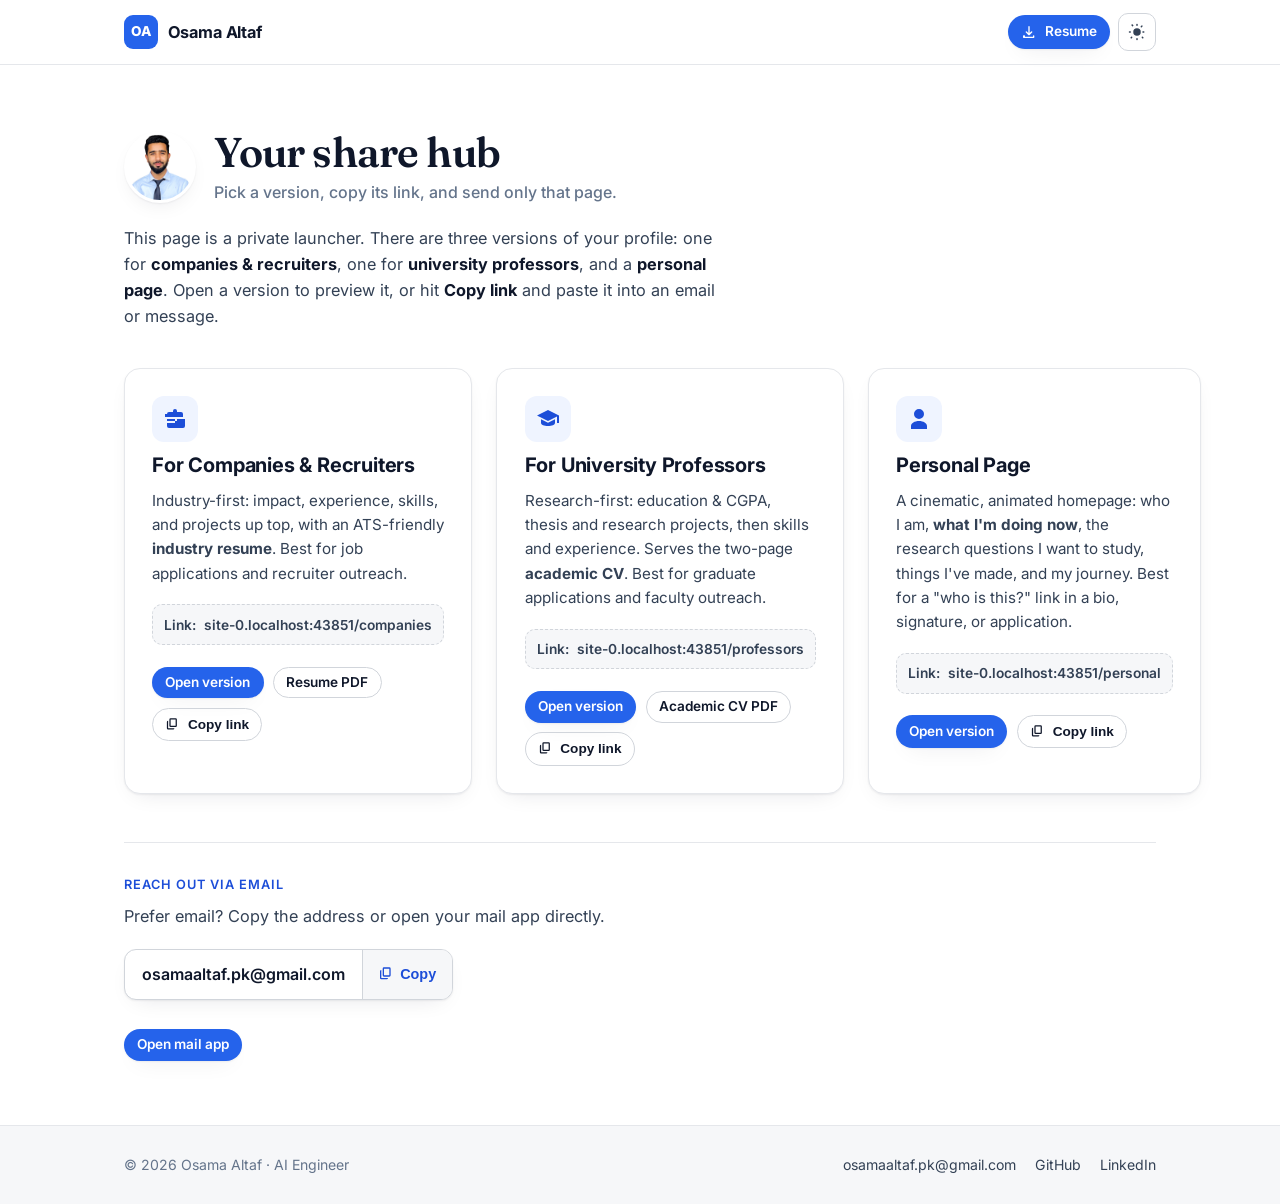
<file: index.html>
<!doctype html>
<html lang="en">
<head>
<meta charset="utf-8" />
<meta name="viewport" content="width=device-width, initial-scale=1" />
<title>Osama Altaf | Share Hub</title>
<meta name="description" content="Private hub to pick and share the right version of Osama Altaf's profile: one tailored for companies, one for university professors, and a personal page." />
<meta name="robots" content="noindex" />
<link rel="icon" href="/assets/favicon.ico" sizes="any" />
<link rel="icon" type="image/png" href="/assets/favicon.png" />
<link rel="apple-touch-icon" href="/assets/favicon.png" />
<link rel="preconnect" href="https://fonts.googleapis.com" />
<link rel="preconnect" href="https://fonts.gstatic.com" crossorigin />
<link href="https://fonts.googleapis.com/css2?family=Inter:wght@400;500;600;700;800&family=Fraunces:opsz,wght@9..144,500;9..144,600&display=swap" rel="stylesheet" />
<link rel="stylesheet" href="/styles.css" />
</head>
<body>

<header class="nav" id="nav">
  <div class="wrap nav-inner">
    <a class="brand" href="/" aria-label="Osama Altaf home">
      <span class="brand-mark">OA</span>
      <span class="brand-name">Osama Altaf</span>
    </a>
    <div class="nav-actions" style="margin-left:auto">
      <a class="btn btn-primary btn-sm" href="/Osama_Altaf_Resume.pdf" download>
        <svg viewBox="0 0 24 24" width="16" height="16" aria-hidden="true"><path fill="currentColor" d="M12 3a1 1 0 0 1 1 1v9.59l2.3-2.3a1 1 0 1 1 1.4 1.42l-4 4a1 1 0 0 1-1.4 0l-4-4a1 1 0 1 1 1.4-1.42l2.3 2.3V4a1 1 0 0 1 1-1Zm-7 14a1 1 0 0 1 1 1v1h12v-1a1 1 0 1 1 2 0v2a1 1 0 0 1-1 1H4a1 1 0 0 1-1-1v-2a1 1 0 0 1 1-1Z"/></svg>
        Resume
      </a>
      <button class="theme-toggle" id="themeToggle" type="button" aria-label="Toggle dark mode" title="Toggle theme">
        <svg class="i-sun" viewBox="0 0 24 24" width="18" height="18" aria-hidden="true"><path fill="currentColor" d="M12 4a1 1 0 0 1-1-1V2a1 1 0 1 1 2 0v1a1 1 0 0 1-1 1Zm0 16a1 1 0 0 1 1 1v1a1 1 0 1 1-2 0v-1a1 1 0 0 1 1-1ZM4 12a1 1 0 0 1-1 1H2a1 1 0 1 1 0-2h1a1 1 0 0 1 1 1Zm18 0a1 1 0 0 1-1 1h-1a1 1 0 1 1 0-2h1a1 1 0 0 1 1 1ZM5.6 5.6a1 1 0 0 1 0-1.4l-.7-.7a1 1 0 1 1 1.4-1.4l.7.7a1 1 0 0 1-1.4 1.4Zm12.8 12.8a1 1 0 0 1 1.4 0l.7.7a1 1 0 0 1-1.4 1.4l-.7-.7a1 1 0 0 1 0-1.4ZM5.6 18.4a1 1 0 0 1 0 1.4l-.7.7a1 1 0 0 1-1.4-1.4l.7-.7a1 1 0 0 1 1.4 0ZM18.4 5.6a1 1 0 0 1-1.4-1.4l.7-.7a1 1 0 1 1 1.4 1.4l-.7.7ZM12 7a5 5 0 1 0 0 10 5 5 0 0 0 0-10Z"/></svg>
        <svg class="i-moon" viewBox="0 0 24 24" width="18" height="18" aria-hidden="true"><path fill="currentColor" d="M21 12.8A8.5 8.5 0 0 1 11.2 3a1 1 0 0 0-1.3-1.2A9.5 9.5 0 1 0 22.2 14a1 1 0 0 0-1.2-1.2Z"/></svg>
      </button>
    </div>
  </div>
</header>

<main class="hub">
  <div class="wrap hub-inner">
    <div class="hub-head">
      <img src="/assets/osama.jpg" width="72" height="72" alt="Osama Altaf" />
      <div>
        <h1>Your share hub</h1>
        <p>Pick a version, copy its link, and send only that page.</p>
      </div>
    </div>
    <p class="hub-note">
      This page is a private launcher. There are three versions of your profile: one for
      <strong>companies &amp; recruiters</strong>, one for <strong>university professors</strong>, and a
      <strong>personal page</strong>.
      Open a version to preview it, or hit <strong>Copy link</strong> and paste it into an email or message.
    </p>

    <div class="share-grid">

      <article class="share-card">
        <div class="share-ico">
          <svg viewBox="0 0 24 24" width="24" height="24" aria-hidden="true"><path fill="currentColor" d="M4 7a2 2 0 0 1 2-2h4V4a2 2 0 0 1 2-2h0a2 2 0 0 1 2 2v1h4a2 2 0 0 1 2 2v3H2V7Zm0 5h8v2h0-8v-2Zm10 0h8v7a2 2 0 0 1-2 2H6a2 2 0 0 1-2-2v-3h8v-2h2v0Z"/></svg>
        </div>
        <h2>For Companies &amp; Recruiters</h2>
        <p>Industry-first: impact, experience, skills, and projects up top, with an ATS-friendly <strong>industry resume</strong>. Best for job applications and recruiter outreach.</p>
        <div class="share-url"><span>Link:</span><span data-show-url="/companies">/companies</span></div>
        <div class="share-actions">
          <a class="btn btn-primary btn-sm" href="/companies/">Open version</a>
          <a class="btn btn-ghost btn-sm" href="/Osama_Altaf_Resume.pdf" download>Resume PDF</a>
          <button class="btn btn-ghost btn-sm" type="button" data-copy-link="/companies/" data-copy-label="Companies link copied">
            <svg viewBox="0 0 24 24" width="15" height="15" aria-hidden="true"><path fill="currentColor" d="M9 2a2 2 0 0 0-2 2v10a2 2 0 0 0 2 2h8a2 2 0 0 0 2-2V4a2 2 0 0 0-2-2H9Zm0 2h8v10H9V4ZM5 6a2 2 0 0 0-2 2v10a2 2 0 0 0 2 2h8a2 2 0 0 0 2-2h-2H5V8h0V6Z"/></svg>
            Copy link
          </button>
        </div>
      </article>

      <article class="share-card">
        <div class="share-ico">
          <svg viewBox="0 0 24 24" width="24" height="24" aria-hidden="true"><path fill="currentColor" d="M12 3 1 8.5l11 5.5 9-4.5V16h2V8.5L12 3ZM5 12.2V16c0 1.7 3.1 3 7 3s7-1.3 7-3v-3.8l-7 3.5-7-3.5Z"/></svg>
        </div>
        <h2>For University Professors</h2>
        <p>Research-first: education &amp; CGPA, thesis and research projects, then skills and experience. Serves the two-page <strong>academic CV</strong>. Best for graduate applications and faculty outreach.</p>
        <div class="share-url"><span>Link:</span><span data-show-url="/professors">/professors</span></div>
        <div class="share-actions">
          <a class="btn btn-primary btn-sm" href="/professors/">Open version</a>
          <a class="btn btn-ghost btn-sm" href="/Osama_Altaf_Academic_CV.pdf" download>Academic CV PDF</a>
          <button class="btn btn-ghost btn-sm" type="button" data-copy-link="/professors/" data-copy-label="Professors link copied">
            <svg viewBox="0 0 24 24" width="15" height="15" aria-hidden="true"><path fill="currentColor" d="M9 2a2 2 0 0 0-2 2v10a2 2 0 0 0 2 2h8a2 2 0 0 0 2-2V4a2 2 0 0 0-2-2H9Zm0 2h8v10H9V4ZM5 6a2 2 0 0 0-2 2v10a2 2 0 0 0 2 2h8a2 2 0 0 0 2-2h-2H5V8h0V6Z"/></svg>
            Copy link
          </button>
        </div>
      </article>


      <article class="share-card">
        <div class="share-ico">
          <svg viewBox="0 0 24 24" width="24" height="24" aria-hidden="true"><path fill="currentColor" d="M12 2a5 5 0 1 1 0 10 5 5 0 0 1 0-10Zm0 12c4.42 0 8 2.24 8 5v3H4v-3c0-2.76 3.58-5 8-5Z"/></svg>
        </div>
        <h2>Personal Page</h2>
        <p>A cinematic, animated homepage: who I am, <strong>what I'm doing now</strong>, the research questions I want to study, things I've made, and my journey. Best for a "who is this?" link in a bio, signature, or application.</p>
        <div class="share-url"><span>Link:</span><span data-show-url="/personal">/personal</span></div>
        <div class="share-actions">
          <a class="btn btn-primary btn-sm" href="/personal/">Open version</a>
          <button class="btn btn-ghost btn-sm" type="button" data-copy-link="/personal/" data-copy-label="Personal link copied">
            <svg viewBox="0 0 24 24" width="15" height="15" aria-hidden="true"><path fill="currentColor" d="M9 2a2 2 0 0 0-2 2v10a2 2 0 0 0 2 2h8a2 2 0 0 0 2-2V4a2 2 0 0 0-2-2H9Zm0 2h8v10H9V4ZM5 6a2 2 0 0 0-2 2v10a2 2 0 0 0 2 2h8a2 2 0 0 0 2-2h-2H5V8h0V6Z"/></svg>
            Copy link
          </button>
        </div>
      </article>
    </div>

    <!-- shared contact -->
    <div style="margin-top:3rem; padding-top:2rem; border-top:1px solid var(--line);">
      <p class="kicker">Reach out via email</p>
      <p class="hub-note" style="margin:.4rem 0 1.2rem">Prefer email? Copy the address or open your mail app directly.</p>
      <div class="copybox">
        <code>osamaaltaf.pk@gmail.com</code>
        <button type="button" data-copy="osamaaltaf.pk@gmail.com" data-copy-label="Email copied">
          <svg viewBox="0 0 24 24" width="16" height="16" aria-hidden="true"><path fill="currentColor" d="M9 2a2 2 0 0 0-2 2v10a2 2 0 0 0 2 2h8a2 2 0 0 0 2-2V4a2 2 0 0 0-2-2H9Zm0 2h8v10H9V4ZM5 6a2 2 0 0 0-2 2v10a2 2 0 0 0 2 2h8a2 2 0 0 0 2-2h-2H5V8h0V6Z"/></svg>
          Copy
        </button>
      </div>
      <div class="share-actions">
        <a class="btn btn-primary btn-sm" href="mailto:osamaaltaf.pk@gmail.com">Open mail app</a>
      </div>
    </div>
  </div>
</main>

<footer class="footer">
  <div class="wrap footer-inner">
    <span>© <span id="year"></span> Osama Altaf · AI Engineer</span>
    <span class="footer-links">
      <a href="mailto:osamaaltaf.pk@gmail.com">osamaaltaf.pk@gmail.com</a>
      <a href="https://github.com/osamaaltaf-pk" target="_blank" rel="noopener">GitHub</a>
      <a href="https://www.linkedin.com/in/osamaaltafpk/" target="_blank" rel="noopener">LinkedIn</a>
    </span>
  </div>
</footer>

<script src="/script.js"></script>
</body>
</html>
</file>
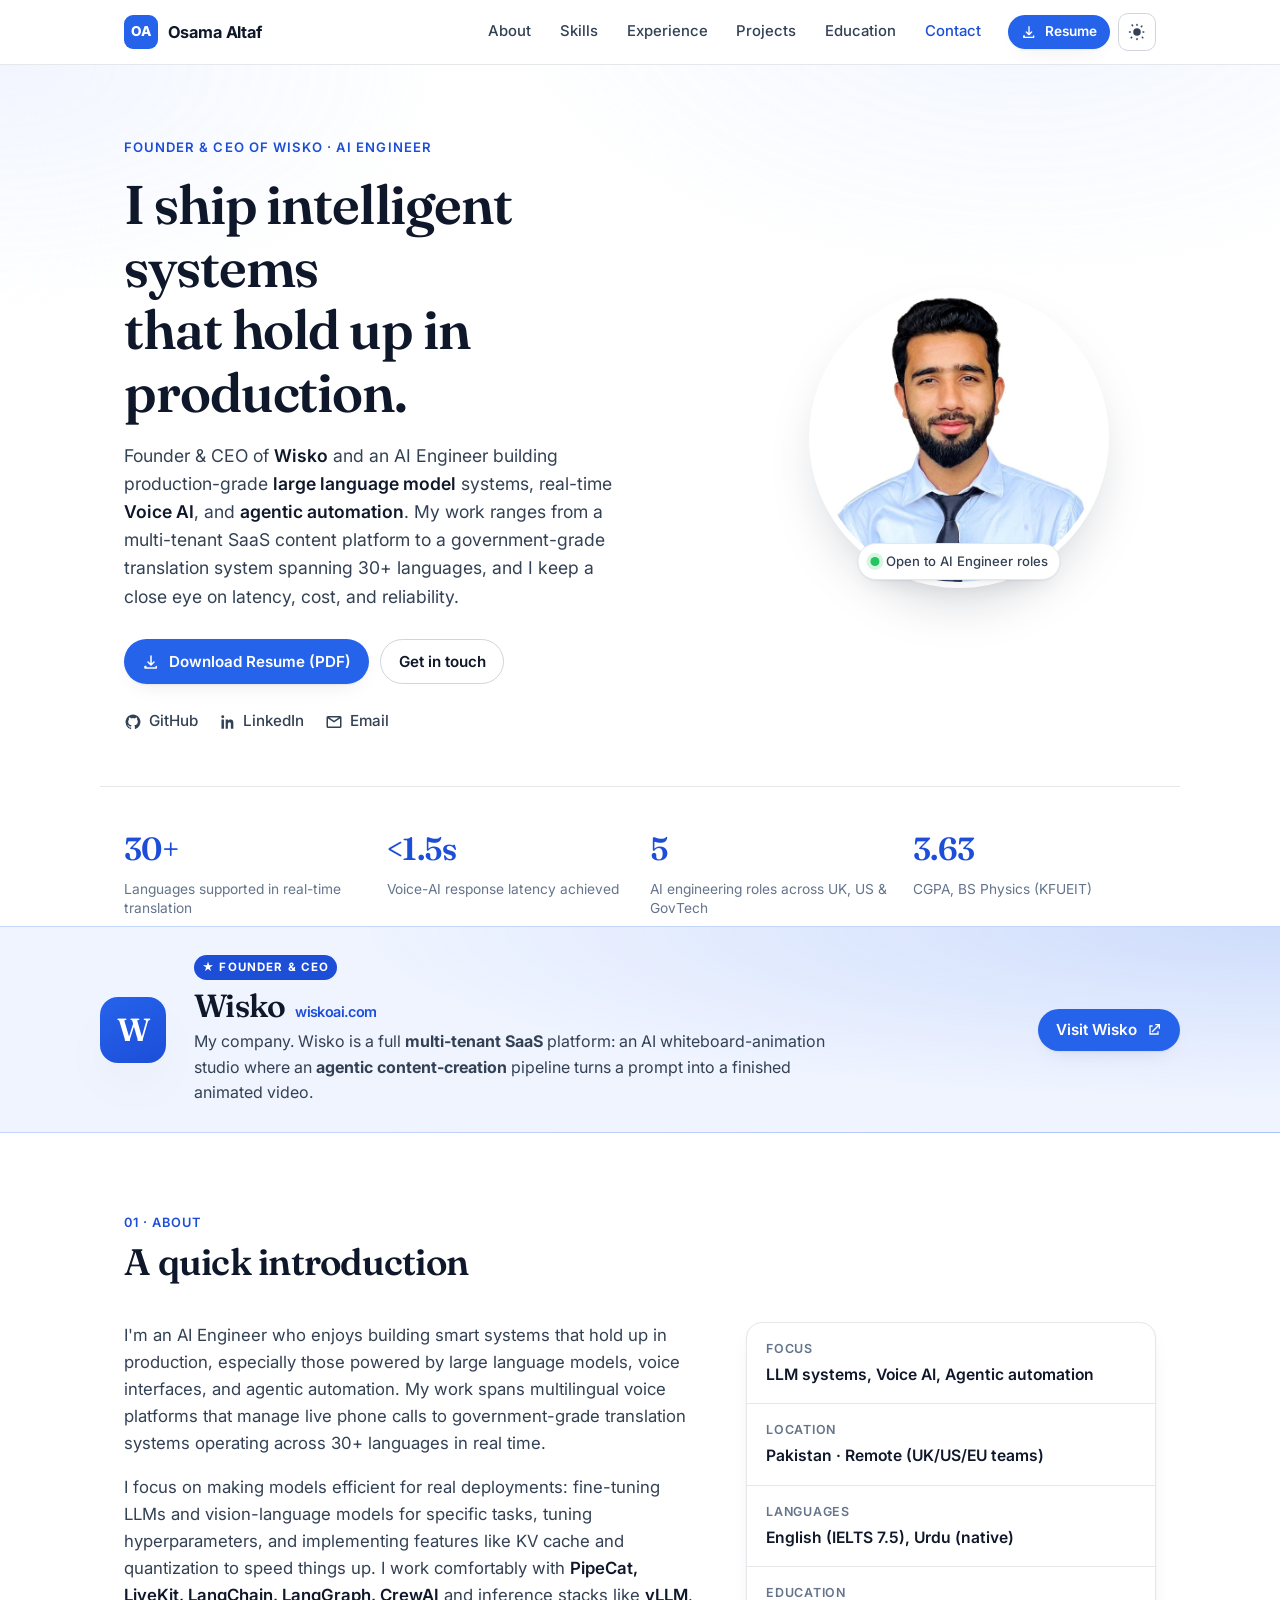
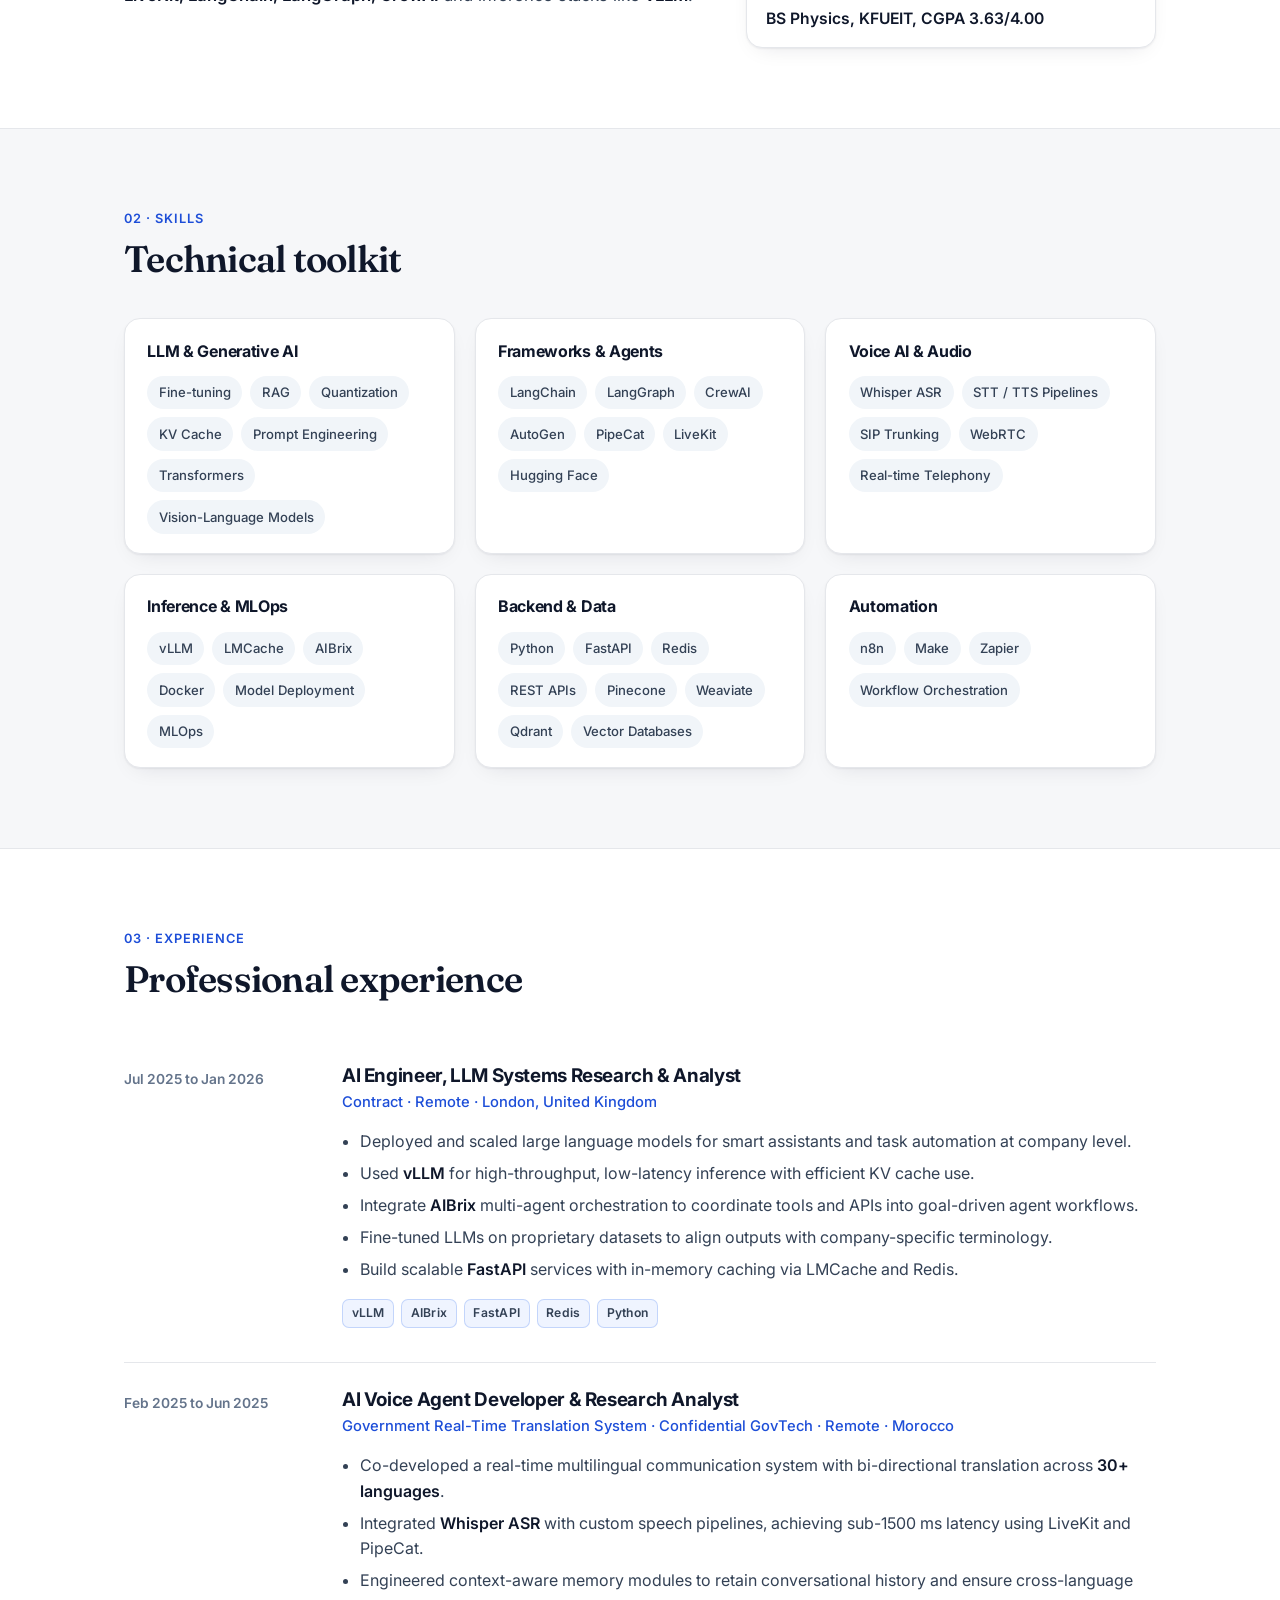
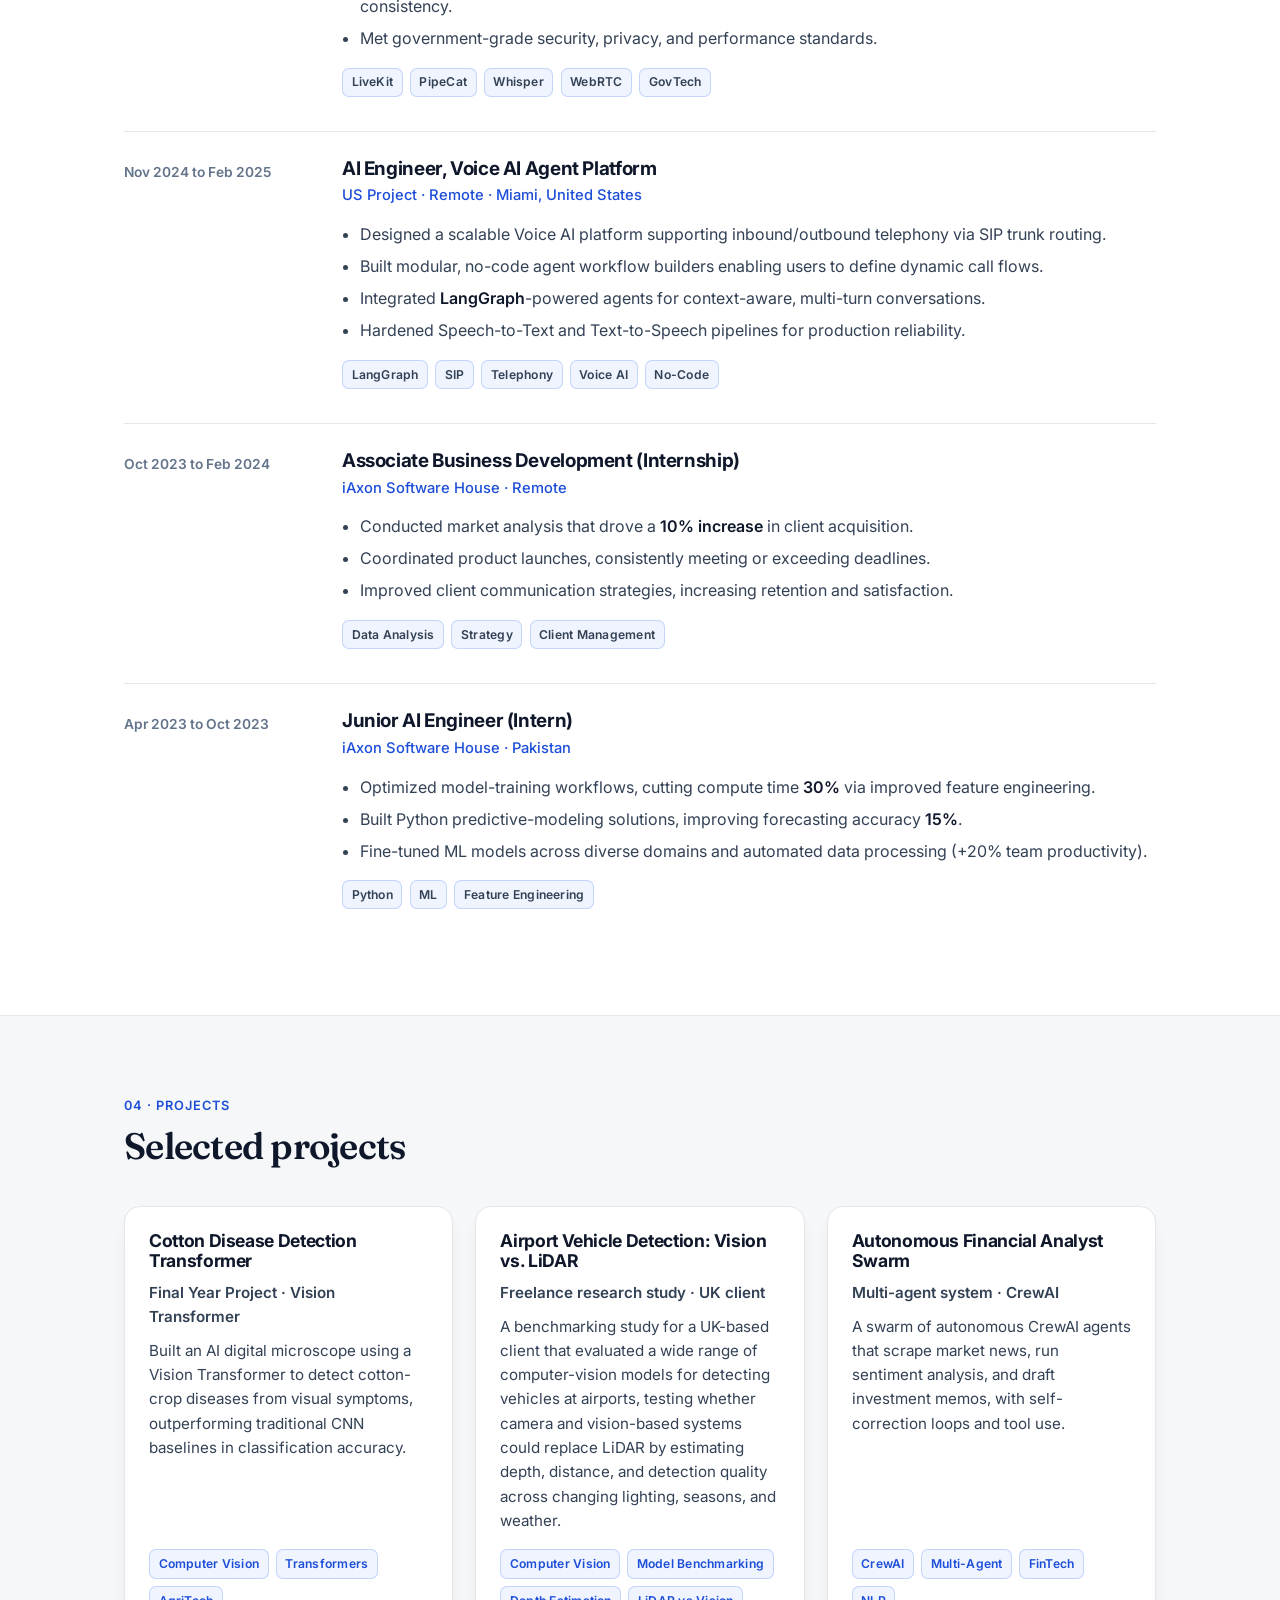
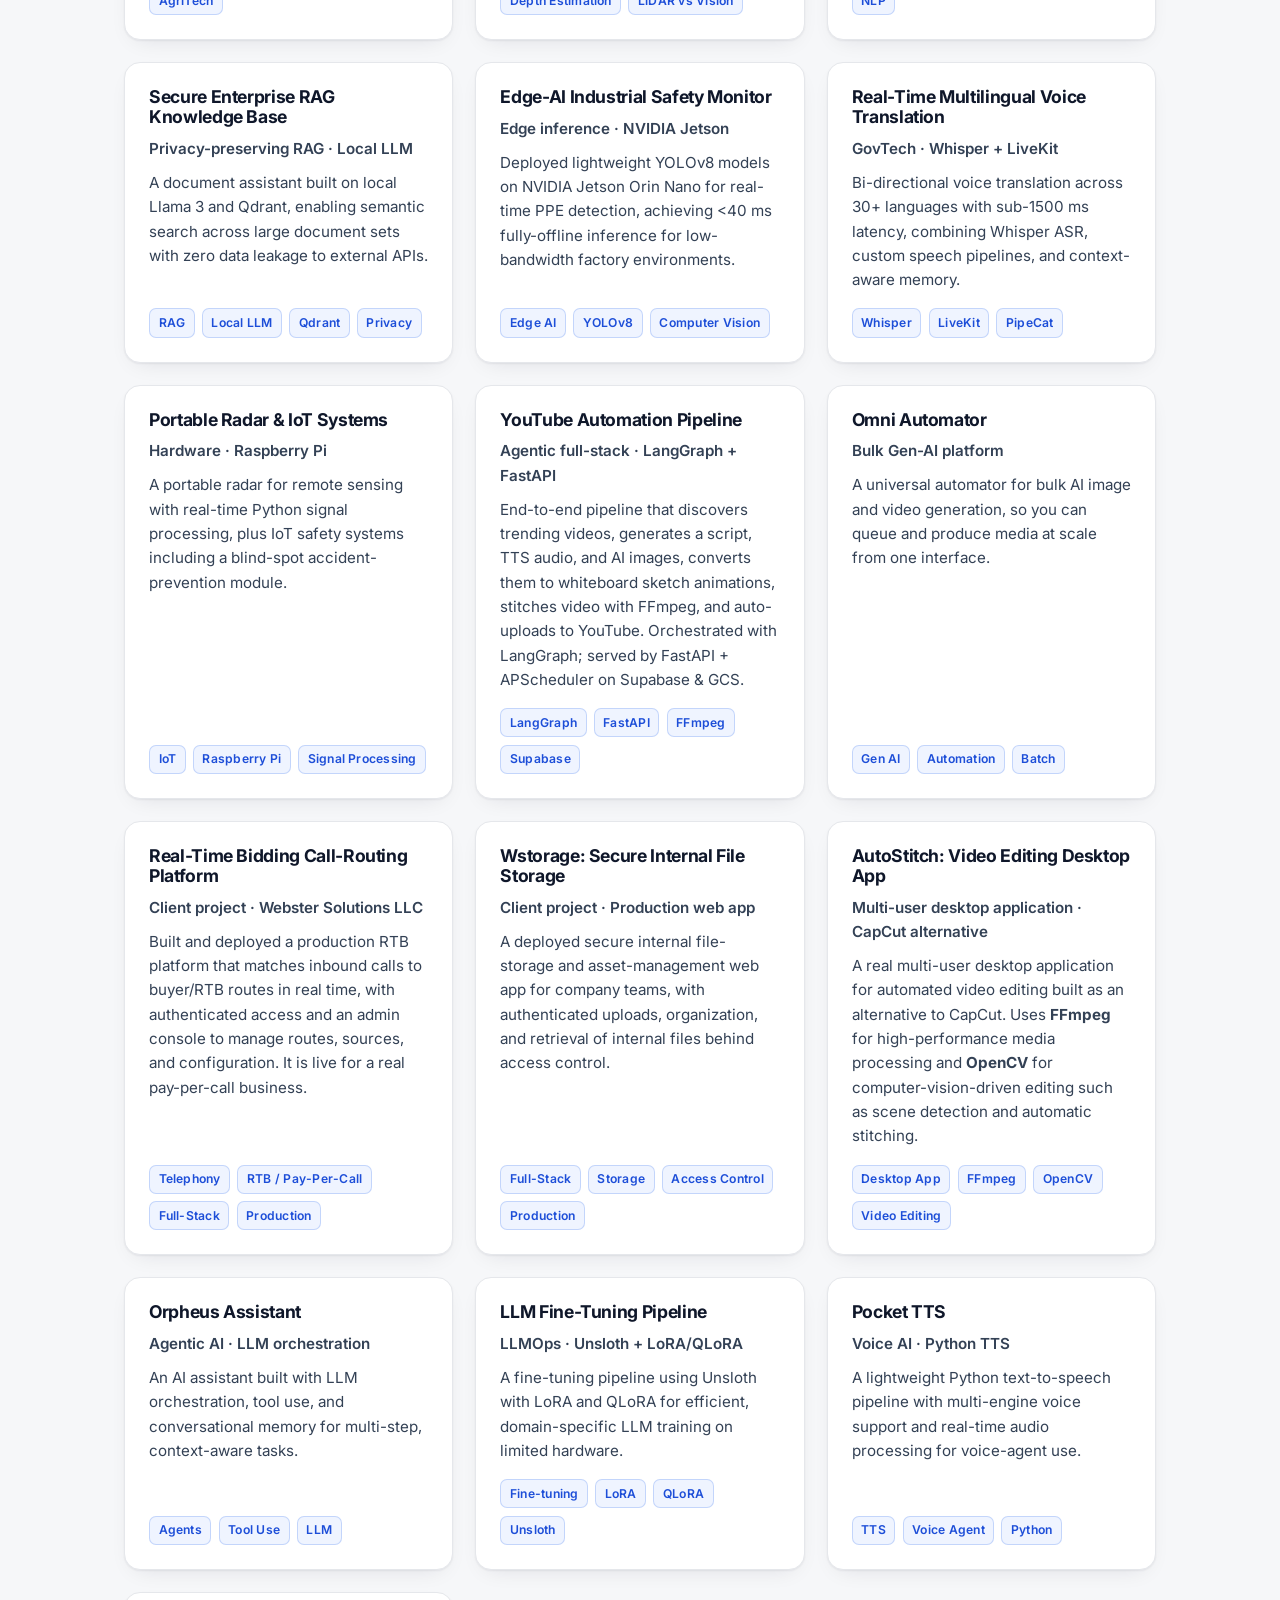
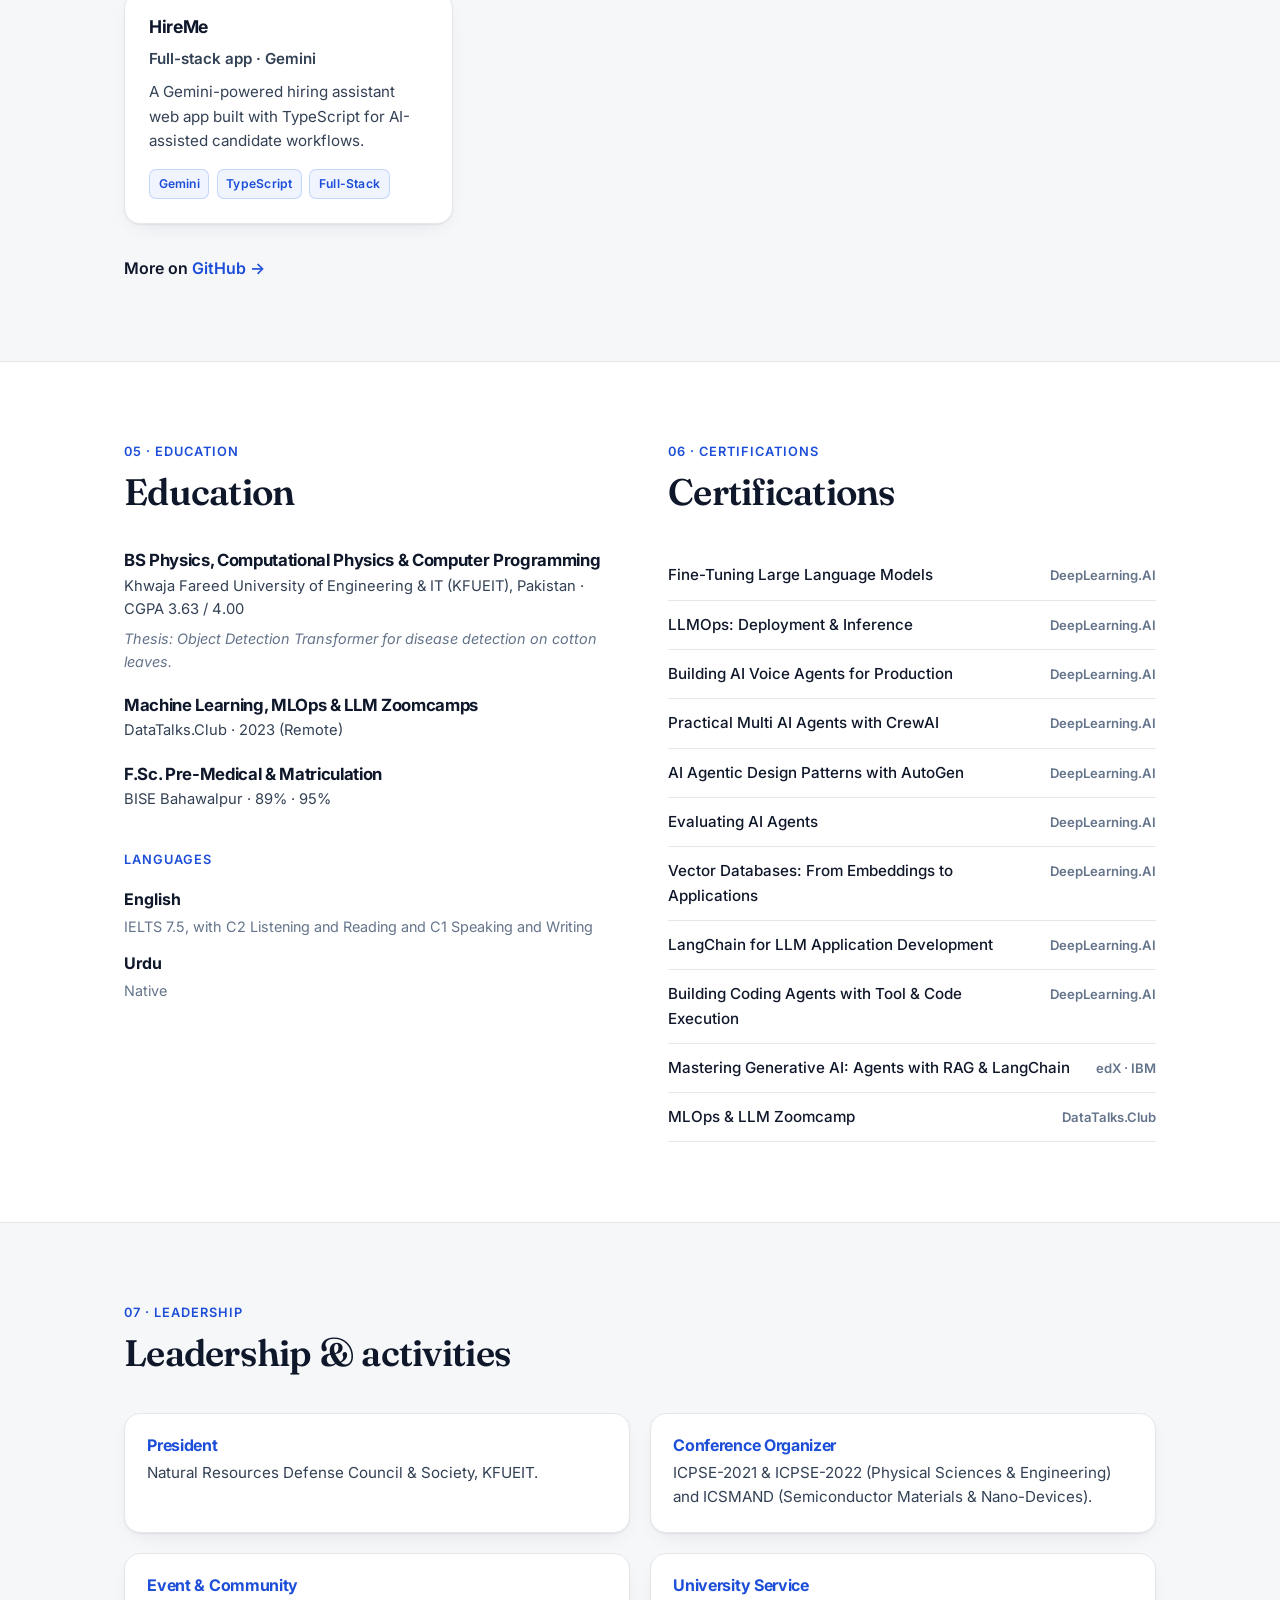
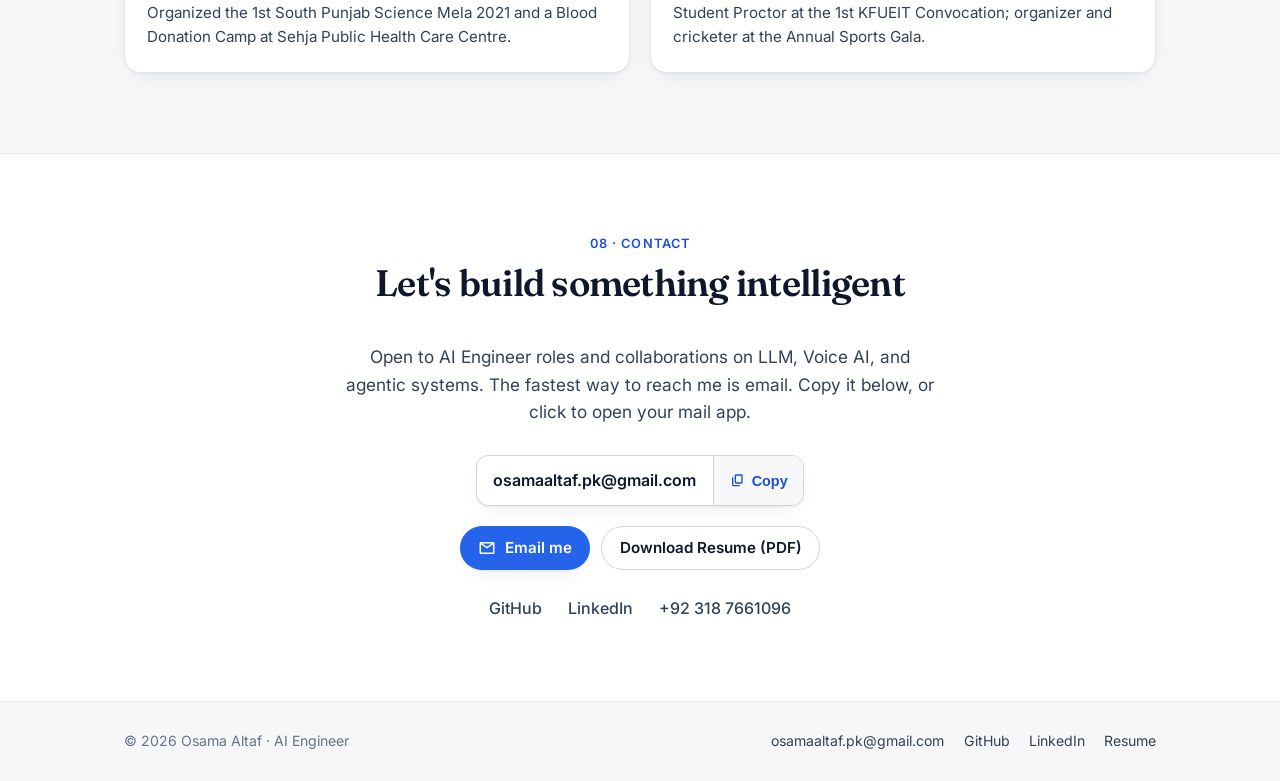
<file: companies/index.html>
<!doctype html>
<html lang="en">
<head>
<meta charset="utf-8" />
<meta name="viewport" content="width=device-width, initial-scale=1" />
<title>Osama Altaf | AI Engineer, LLM Systems, Voice AI & Agentic Automation</title>
<meta name="description" content="AI Engineer building production-grade LLM systems, real-time Voice AI, and agentic automation. Experience across UK, US, and GovTech projects. View work and download resume." />
<meta name="author" content="Osama Altaf" />
<link rel="canonical" href="https://osamaaltaf.vercel.app/companies/" />

<!-- Open Graph / Twitter -->
<meta property="og:type" content="website" />
<meta property="og:title" content="Osama Altaf, AI Engineer" />
<meta property="og:description" content="AI Engineer specializing in LLM systems, real-time Voice AI, and agentic automation." />
<meta property="og:image" content="/assets/osama.jpg" />
<meta name="twitter:card" content="summary" />

<link rel="icon" href="/assets/favicon.ico" sizes="any" />
<link rel="icon" type="image/png" href="/assets/favicon.png" />
<link rel="apple-touch-icon" href="/assets/favicon.png" />

<link rel="preconnect" href="https://fonts.googleapis.com" />
<link rel="preconnect" href="https://fonts.gstatic.com" crossorigin />
<link href="https://fonts.googleapis.com/css2?family=Inter:wght@400;500;600;700;800&family=Fraunces:opsz,wght@9..144,500;9..144,600&display=swap" rel="stylesheet" />
<link rel="stylesheet" href="/styles.css" />

<!-- Structured data: helps recruiters/ATS and search engines parse identity -->
<script type="application/ld+json">
{
  "@context": "https://schema.org",
  "@type": "Person",
  "name": "Osama Altaf",
  "jobTitle": "AI Engineer",
  "email": "mailto:osamaaltaf.pk@gmail.com",
  "telephone": "+92-318-7661096",
  "url": "https://osamaaltaf.vercel.app/",
  "image": "https://osamaaltaf.vercel.app/assets/osama.jpg",
  "sameAs": [
    "https://www.linkedin.com/in/osamaaltafpk/",
    "https://github.com/osamaaltaf-pk"
  ],
  "knowsAbout": ["Large Language Models","Voice AI","Agentic AI","RAG","Model Fine-tuning","LLM Inference Optimization","Python"],
  "alumniOf": {
    "@type": "CollegeOrUniversity",
    "name": "Khwaja Fareed University of Engineering & Information Technology (KFUEIT)"
  }
}
</script>
</head>
<body>
<a class="skip-link" href="#main">Skip to content</a>

<header class="nav" id="nav">
  <div class="wrap nav-inner">
    <a class="brand" href="#top" aria-label="Osama Altaf home">
      <span class="brand-mark">OA</span>
      <span class="brand-name">Osama Altaf</span>
    </a>
    <nav class="nav-links" aria-label="Primary">
      <a href="#about">About</a>
      <a href="#skills">Skills</a>
      <a href="#experience">Experience</a>
      <a href="#projects">Projects</a>
      <a href="#education">Education</a>
      <a href="#contact">Contact</a>
    </nav>
    <div class="nav-actions">
      <a class="btn btn-primary btn-sm" href="/Osama_Altaf_Resume.pdf" download>
        <svg viewBox="0 0 24 24" width="16" height="16" aria-hidden="true"><path fill="currentColor" d="M12 3a1 1 0 0 1 1 1v9.59l2.3-2.3a1 1 0 1 1 1.4 1.42l-4 4a1 1 0 0 1-1.4 0l-4-4a1 1 0 1 1 1.4-1.42l2.3 2.3V4a1 1 0 0 1 1-1Zm-7 14a1 1 0 0 1 1 1v1h12v-1a1 1 0 1 1 2 0v2a1 1 0 0 1-1 1H4a1 1 0 0 1-1-1v-2a1 1 0 0 1 1-1Z"/></svg>
        Resume
      </a>
      <button class="theme-toggle" id="themeToggle" type="button" aria-label="Toggle dark mode" title="Toggle theme">
        <svg class="i-sun" viewBox="0 0 24 24" width="18" height="18" aria-hidden="true"><path fill="currentColor" d="M12 4a1 1 0 0 1-1-1V2a1 1 0 1 1 2 0v1a1 1 0 0 1-1 1Zm0 16a1 1 0 0 1 1 1v1a1 1 0 1 1-2 0v-1a1 1 0 0 1 1-1ZM4 12a1 1 0 0 1-1 1H2a1 1 0 1 1 0-2h1a1 1 0 0 1 1 1Zm18 0a1 1 0 0 1-1 1h-1a1 1 0 1 1 0-2h1a1 1 0 0 1 1 1ZM5.6 5.6a1 1 0 0 1 0-1.4l-.7-.7a1 1 0 1 1 1.4-1.4l.7.7a1 1 0 0 1-1.4 1.4Zm12.8 12.8a1 1 0 0 1 1.4 0l.7.7a1 1 0 0 1-1.4 1.4l-.7-.7a1 1 0 0 1 0-1.4ZM5.6 18.4a1 1 0 0 1 0 1.4l-.7.7a1 1 0 0 1-1.4-1.4l.7-.7a1 1 0 0 1 1.4 0ZM18.4 5.6a1 1 0 0 1-1.4-1.4l.7-.7a1 1 0 1 1 1.4 1.4l-.7.7ZM12 7a5 5 0 1 0 0 10 5 5 0 0 0 0-10Z"/></svg>
        <svg class="i-moon" viewBox="0 0 24 24" width="18" height="18" aria-hidden="true"><path fill="currentColor" d="M21 12.8A8.5 8.5 0 0 1 11.2 3a1 1 0 0 0-1.3-1.2A9.5 9.5 0 1 0 22.2 14a1 1 0 0 0-1.2-1.2Z"/></svg>
      </button>
    </div>
    <button class="menu-btn" id="menuBtn" type="button" aria-label="Open menu" aria-expanded="false">
      <span></span><span></span><span></span>
    </button>
  </div>
</header>

<main id="main">
<span id="top"></span>

<!-- HERO -->
<section class="hero">
  <div class="wrap hero-inner">
    <div class="hero-text">
      <p class="eyebrow">Founder &amp; CEO of Wisko · AI Engineer</p>
      <h1>I ship intelligent systems<br />that hold up in production.</h1>
      <p class="lede">
        Founder &amp; CEO of <strong>Wisko</strong> and an AI Engineer building production-grade
        <strong>large language model</strong> systems, real-time <strong>Voice AI</strong>, and
        <strong>agentic automation</strong>. My work ranges from a multi-tenant SaaS content platform to a
        government-grade translation system spanning 30+ languages, and I keep a close eye on latency,
        cost, and reliability.
      </p>
      <div class="hero-actions">
        <a class="btn btn-primary" href="/Osama_Altaf_Resume.pdf" download>
          <svg viewBox="0 0 24 24" width="18" height="18" aria-hidden="true"><path fill="currentColor" d="M12 3a1 1 0 0 1 1 1v9.59l2.3-2.3a1 1 0 1 1 1.4 1.42l-4 4a1 1 0 0 1-1.4 0l-4-4a1 1 0 1 1 1.4-1.42l2.3 2.3V4a1 1 0 0 1 1-1Zm-7 14a1 1 0 0 1 1 1v1h12v-1a1 1 0 1 1 2 0v2a1 1 0 0 1-1 1H4a1 1 0 0 1-1-1v-2a1 1 0 0 1 1-1Z"/></svg>
          Download Resume (PDF)
        </a>
        <a class="btn btn-ghost" href="#contact">Get in touch</a>
      </div>
      <ul class="hero-links" aria-label="Profiles and contact">
        <li><a href="https://github.com/osamaaltaf-pk" target="_blank" rel="noopener">
          <svg viewBox="0 0 24 24" width="18" height="18" aria-hidden="true"><path fill="currentColor" d="M12 2a10 10 0 0 0-3.16 19.49c.5.09.68-.22.68-.48v-1.7c-2.78.6-3.37-1.34-3.37-1.34-.45-1.16-1.11-1.47-1.11-1.47-.91-.62.07-.6.07-.6 1 .07 1.53 1.03 1.53 1.03.89 1.53 2.34 1.09 2.91.83.09-.65.35-1.09.63-1.34-2.22-.25-4.56-1.11-4.56-4.94 0-1.09.39-1.98 1.03-2.68-.1-.25-.45-1.27.1-2.65 0 0 .84-.27 2.75 1.02a9.5 9.5 0 0 1 5 0c1.91-1.29 2.75-1.02 2.75-1.02.55 1.38.2 2.4.1 2.65.64.7 1.03 1.59 1.03 2.68 0 3.84-2.34 4.68-4.57 4.93.36.31.68.92.68 1.85v2.74c0 .27.18.58.69.48A10 10 0 0 0 12 2Z"/></svg>
          GitHub</a></li>
        <li><a href="https://www.linkedin.com/in/osamaaltafpk/" target="_blank" rel="noopener">
          <svg viewBox="0 0 24 24" width="18" height="18" aria-hidden="true"><path fill="currentColor" d="M6.94 5A1.94 1.94 0 1 1 3.06 5a1.94 1.94 0 0 1 3.88 0ZM3.3 8.5h3.3V21H3.3V8.5Zm5.6 0h3.16v1.71h.05c.44-.83 1.5-1.71 3.1-1.71 3.31 0 3.92 2.18 3.92 5.02V21h-3.3v-5.55c0-1.32-.03-3.02-1.84-3.02-1.84 0-2.12 1.44-2.12 2.92V21H8.9V8.5Z"/></svg>
          LinkedIn</a></li>
        <li><a href="mailto:osamaaltaf.pk@gmail.com">
          <svg viewBox="0 0 24 24" width="18" height="18" aria-hidden="true"><path fill="currentColor" d="M4 4h16a2 2 0 0 1 2 2v12a2 2 0 0 1-2 2H4a2 2 0 0 1-2-2V6a2 2 0 0 1 2-2Zm0 3.24V18h16V7.24l-8 5.33-8-5.33ZM18.4 6H5.6L12 10.27 18.4 6Z"/></svg>
          Email</a></li>
      </ul>
    </div>
    <div class="hero-photo">
      <img src="/assets/osama.jpg" srcset="/assets/osama.jpg 640w, /assets/osama@2x.jpg 900w" sizes="(max-width:640px) 200px, 300px" width="300" height="300" alt="Portrait of Osama Altaf" fetchpriority="high" />
      <div class="hero-badge">
        <span class="dot"></span> Open to AI Engineer roles
      </div>
    </div>
  </div>

  <div class="wrap stats">
    <div class="stat"><span class="stat-n">30+</span><span class="stat-l">Languages supported in real-time translation</span></div>
    <div class="stat"><span class="stat-n">&lt;1.5s</span><span class="stat-l">Voice-AI response latency achieved</span></div>
    <div class="stat"><span class="stat-n">5</span><span class="stat-l">AI engineering roles across UK, US &amp; GovTech</span></div>
    <div class="stat"><span class="stat-n">3.63</span><span class="stat-l">CGPA, BS Physics (KFUEIT)</span></div>
  </div>
</section>

<!-- FLAGSHIP: Founder product -->
<section class="flagship">
  <div class="wrap flagship-inner">
    <div class="flagship-logo">W</div>
    <div class="flagship-body">
      <span class="flagship-eyebrow">★ Founder &amp; CEO</span>
      <h2>Wisko <span class="tld">wiskoai.com</span></h2>
      <p>My company. Wisko is a full <strong>multi-tenant SaaS</strong> platform: an AI whiteboard-animation studio where an <strong>agentic content-creation</strong> pipeline turns a prompt into a finished animated video.</p>
    </div>
    <div class="flagship-cta">
      <a class="btn btn-primary" href="https://wiskoai.com" target="_blank" rel="noopener">
        Visit Wisko
        <svg viewBox="0 0 24 24" width="16" height="16" aria-hidden="true"><path fill="currentColor" d="M14 3h7v7h-2V6.4l-9.3 9.3-1.4-1.4L17.6 5H14V3ZM5 5h5v2H7v10h10v-3h2v5H5V5Z"/></svg>
      </a>
    </div>
  </div>
</section>

<!-- ABOUT -->
<section id="about" class="section">
  <div class="wrap">
    <p class="kicker">01 · About</p>
    <h2 class="section-title">A quick introduction</h2>
    <div class="about-grid">
      <div class="about-lead">
        <p>
          I'm an AI Engineer who enjoys building smart systems that hold up in production,
          especially those powered by large language models, voice interfaces, and agentic
          automation. My work spans multilingual voice platforms that manage live phone calls
          to government-grade translation systems operating across 30+ languages in real time.
        </p>
        <p>
          I focus on making models efficient for real deployments: fine-tuning LLMs and
          vision-language models for specific tasks, tuning hyperparameters, and implementing
          features like KV cache and quantization to speed things up. I work comfortably with
          <strong>PipeCat, LiveKit, LangChain, LangGraph, CrewAI</strong> and inference stacks
          like <strong>vLLM</strong>.
        </p>
      </div>
      <ul class="about-facts">
        <li><span>Focus</span><strong>LLM systems, Voice AI, Agentic automation</strong></li>
        <li><span>Location</span><strong>Pakistan · Remote (UK/US/EU teams)</strong></li>
        <li><span>Languages</span><strong>English (IELTS 7.5), Urdu (native)</strong></li>
        <li><span>Education</span><strong>BS Physics, KFUEIT, CGPA 3.63/4.00</strong></li>
      </ul>
    </div>
  </div>
</section>

<!-- SKILLS -->
<section id="skills" class="section section-alt">
  <div class="wrap">
    <p class="kicker">02 · Skills</p>
    <h2 class="section-title">Technical toolkit</h2>
    <div class="skills-grid">
      <div class="skill-card">
        <h3>LLM &amp; Generative AI</h3>
        <ul class="chips">
          <li>Fine-tuning</li><li>RAG</li><li>Quantization</li><li>KV Cache</li>
          <li>Prompt Engineering</li><li>Transformers</li><li>Vision-Language Models</li>
        </ul>
      </div>
      <div class="skill-card">
        <h3>Frameworks &amp; Agents</h3>
        <ul class="chips">
          <li>LangChain</li><li>LangGraph</li><li>CrewAI</li><li>AutoGen</li>
          <li>PipeCat</li><li>LiveKit</li><li>Hugging Face</li>
        </ul>
      </div>
      <div class="skill-card">
        <h3>Voice AI &amp; Audio</h3>
        <ul class="chips">
          <li>Whisper ASR</li><li>STT / TTS Pipelines</li><li>SIP Trunking</li>
          <li>WebRTC</li><li>Real-time Telephony</li>
        </ul>
      </div>
      <div class="skill-card">
        <h3>Inference &amp; MLOps</h3>
        <ul class="chips">
          <li>vLLM</li><li>LMCache</li><li>AIBrix</li><li>Docker</li>
          <li>Model Deployment</li><li>MLOps</li>
        </ul>
      </div>
      <div class="skill-card">
        <h3>Backend &amp; Data</h3>
        <ul class="chips">
          <li>Python</li><li>FastAPI</li><li>Redis</li><li>REST APIs</li>
          <li>Pinecone</li><li>Weaviate</li><li>Qdrant</li><li>Vector Databases</li>
        </ul>
      </div>
      <div class="skill-card">
        <h3>Automation</h3>
        <ul class="chips">
          <li>n8n</li><li>Make</li><li>Zapier</li><li>Workflow Orchestration</li>
        </ul>
      </div>
    </div>
  </div>
</section>

<!-- EXPERIENCE -->
<section id="experience" class="section">
  <div class="wrap">
    <p class="kicker">03 · Experience</p>
    <h2 class="section-title">Professional experience</h2>
    <div class="timeline">

      <article class="job">
        <div class="job-when">Jul 2025 to Jan 2026</div>
        <div class="job-body">
          <h3>AI Engineer, LLM Systems Research &amp; Analyst</h3>
          <p class="job-meta">Contract · Remote · London, United Kingdom</p>
          <ul>
            <li>Deployed and scaled large language models for smart assistants and task automation at company level.</li>
            <li>Used <strong>vLLM</strong> for high-throughput, low-latency inference with efficient KV cache use.</li>
            <li>Integrate <strong>AIBrix</strong> multi-agent orchestration to coordinate tools and APIs into goal-driven agent workflows.</li>
            <li>Fine-tuned LLMs on proprietary datasets to align outputs with company-specific terminology.</li>
            <li>Build scalable <strong>FastAPI</strong> services with in-memory caching via LMCache and Redis.</li>
          </ul>
          <ul class="tags"><li>vLLM</li><li>AIBrix</li><li>FastAPI</li><li>Redis</li><li>Python</li></ul>
        </div>
      </article>

      <article class="job">
        <div class="job-when">Feb 2025 to Jun 2025</div>
        <div class="job-body">
          <h3>AI Voice Agent Developer &amp; Research Analyst</h3>
          <p class="job-meta">Government Real-Time Translation System · Confidential GovTech · Remote · Morocco</p>
          <ul>
            <li>Co-developed a real-time multilingual communication system with bi-directional translation across <strong>30+ languages</strong>.</li>
            <li>Integrated <strong>Whisper ASR</strong> with custom speech pipelines, achieving sub-1500 ms latency using LiveKit and PipeCat.</li>
            <li>Engineered context-aware memory modules to retain conversational history and ensure cross-language consistency.</li>
            <li>Met government-grade security, privacy, and performance standards.</li>
          </ul>
          <ul class="tags"><li>LiveKit</li><li>PipeCat</li><li>Whisper</li><li>WebRTC</li><li>GovTech</li></ul>
        </div>
      </article>

      <article class="job">
        <div class="job-when">Nov 2024 to Feb 2025</div>
        <div class="job-body">
          <h3>AI Engineer, Voice AI Agent Platform</h3>
          <p class="job-meta">US Project · Remote · Miami, United States</p>
          <ul>
            <li>Designed a scalable Voice AI platform supporting inbound/outbound telephony via SIP trunk routing.</li>
            <li>Built modular, no-code agent workflow builders enabling users to define dynamic call flows.</li>
            <li>Integrated <strong>LangGraph</strong>-powered agents for context-aware, multi-turn conversations.</li>
            <li>Hardened Speech-to-Text and Text-to-Speech pipelines for production reliability.</li>
          </ul>
          <ul class="tags"><li>LangGraph</li><li>SIP</li><li>Telephony</li><li>Voice AI</li><li>No-Code</li></ul>
        </div>
      </article>

      <article class="job">
        <div class="job-when">Oct 2023 to Feb 2024</div>
        <div class="job-body">
          <h3>Associate Business Development (Internship)</h3>
          <p class="job-meta">iAxon Software House · Remote</p>
          <ul>
            <li>Conducted market analysis that drove a <strong>10% increase</strong> in client acquisition.</li>
            <li>Coordinated product launches, consistently meeting or exceeding deadlines.</li>
            <li>Improved client communication strategies, increasing retention and satisfaction.</li>
          </ul>
          <ul class="tags"><li>Data Analysis</li><li>Strategy</li><li>Client Management</li></ul>
        </div>
      </article>

      <article class="job">
        <div class="job-when">Apr 2023 to Oct 2023</div>
        <div class="job-body">
          <h3>Junior AI Engineer (Intern)</h3>
          <p class="job-meta">iAxon Software House · Pakistan</p>
          <ul>
            <li>Optimized model-training workflows, cutting compute time <strong>30%</strong> via improved feature engineering.</li>
            <li>Built Python predictive-modeling solutions, improving forecasting accuracy <strong>15%</strong>.</li>
            <li>Fine-tuned ML models across diverse domains and automated data processing (+20% team productivity).</li>
          </ul>
          <ul class="tags"><li>Python</li><li>ML</li><li>Feature Engineering</li></ul>
        </div>
      </article>

    </div>
  </div>
</section>

<!-- PROJECTS -->
<section id="projects" class="section section-alt">
  <div class="wrap">
    <p class="kicker">04 · Projects</p>
    <h2 class="section-title">Selected projects</h2>
    <div class="projects-grid">

      <article class="project">
        <h3>Cotton Disease Detection Transformer</h3>
        <p class="project-sub">Final Year Project · Vision Transformer</p>
        <p>Built an AI digital microscope using a Vision Transformer to detect cotton-crop diseases from visual symptoms, outperforming traditional CNN baselines in classification accuracy.</p>
        <ul class="tags"><li>Computer Vision</li><li>Transformers</li><li>AgriTech</li></ul>
      </article>

      <article class="project">
        <h3>Airport Vehicle Detection: Vision vs. LiDAR</h3>
        <p class="project-sub">Freelance research study · UK client</p>
        <p>A benchmarking study for a UK-based client that evaluated a wide range of computer-vision models for detecting vehicles at airports, testing whether camera and vision-based systems could replace LiDAR by estimating depth, distance, and detection quality across changing lighting, seasons, and weather.</p>
        <ul class="tags"><li>Computer Vision</li><li>Model Benchmarking</li><li>Depth Estimation</li><li>LiDAR vs Vision</li></ul>
      </article>

      <article class="project">
        <h3>Autonomous Financial Analyst Swarm</h3>
        <p class="project-sub">Multi-agent system · CrewAI</p>
        <p>A swarm of autonomous CrewAI agents that scrape market news, run sentiment analysis, and draft investment memos, with self-correction loops and tool use.</p>
        <ul class="tags"><li>CrewAI</li><li>Multi-Agent</li><li>FinTech</li><li>NLP</li></ul>
      </article>

      <article class="project">
        <h3>Secure Enterprise RAG Knowledge Base</h3>
        <p class="project-sub">Privacy-preserving RAG · Local LLM</p>
        <p>A document assistant built on local Llama 3 and Qdrant, enabling semantic search across large document sets with zero data leakage to external APIs.</p>
        <ul class="tags"><li>RAG</li><li>Local LLM</li><li>Qdrant</li><li>Privacy</li></ul>
      </article>

      <article class="project">
        <h3>Edge-AI Industrial Safety Monitor</h3>
        <p class="project-sub">Edge inference · NVIDIA Jetson</p>
        <p>Deployed lightweight YOLOv8 models on NVIDIA Jetson Orin Nano for real-time PPE detection, achieving &lt;40 ms fully-offline inference for low-bandwidth factory environments.</p>
        <ul class="tags"><li>Edge AI</li><li>YOLOv8</li><li>Computer Vision</li></ul>
      </article>

      <article class="project">
        <h3>Real-Time Multilingual Voice Translation</h3>
        <p class="project-sub">GovTech · Whisper + LiveKit</p>
        <p>Bi-directional voice translation across 30+ languages with sub-1500 ms latency, combining Whisper ASR, custom speech pipelines, and context-aware memory.</p>
        <ul class="tags"><li>Whisper</li><li>LiveKit</li><li>PipeCat</li></ul>
      </article>

      <article class="project">
        <h3>Portable Radar &amp; IoT Systems</h3>
        <p class="project-sub">Hardware · Raspberry Pi</p>
        <p>A portable radar for remote sensing with real-time Python signal processing, plus IoT safety systems including a blind-spot accident-prevention module.</p>
        <ul class="tags"><li>IoT</li><li>Raspberry Pi</li><li>Signal Processing</li></ul>
      </article>

      <!-- ===== Real projects from GitHub ===== -->

      <article class="project">
        <h3>YouTube Automation Pipeline</h3>
        <p class="project-sub">Agentic full-stack · LangGraph + FastAPI</p>
        <p>End-to-end pipeline that discovers trending videos, generates a script, TTS audio, and AI images, converts them to whiteboard sketch animations, stitches video with FFmpeg, and auto-uploads to YouTube. Orchestrated with LangGraph; served by FastAPI + APScheduler on Supabase &amp; GCS.</p>
        <ul class="tags"><li>LangGraph</li><li>FastAPI</li><li>FFmpeg</li><li>Supabase</li></ul>
      </article>

      <article class="project">
        <h3>Omni Automator</h3>
        <p class="project-sub">Bulk Gen-AI platform</p>
        <p>A universal automator for bulk AI image and video generation, so you can queue and produce media at scale from one interface.</p>
        <ul class="tags"><li>Gen AI</li><li>Automation</li><li>Batch</li></ul>
      </article>

      <article class="project">
        <h3>Real-Time Bidding Call-Routing Platform</h3>
        <p class="project-sub">Client project · Webster Solutions LLC</p>
        <p>Built and deployed a production RTB platform that matches inbound calls to buyer/RTB routes in real time, with authenticated access and an admin console to manage routes, sources, and configuration. It is live for a real pay-per-call business.</p>
        <ul class="tags"><li>Telephony</li><li>RTB / Pay-Per-Call</li><li>Full-Stack</li><li>Production</li></ul>
      </article>

      <article class="project">
        <h3>Wstorage: Secure Internal File Storage</h3>
        <p class="project-sub">Client project · Production web app</p>
        <p>A deployed secure internal file-storage and asset-management web app for company teams, with authenticated uploads, organization, and retrieval of internal files behind access control.</p>
        <ul class="tags"><li>Full-Stack</li><li>Storage</li><li>Access Control</li><li>Production</li></ul>
      </article>

      <article class="project">
        <h3>AutoStitch: Video Editing Desktop App</h3>
        <p class="project-sub">Multi-user desktop application · CapCut alternative</p>
        <p>A real multi-user desktop application for automated video editing built as an alternative to CapCut. Uses <strong>FFmpeg</strong> for high-performance media processing and <strong>OpenCV</strong> for computer-vision-driven editing such as scene detection and automatic stitching.</p>
        <ul class="tags"><li>Desktop App</li><li>FFmpeg</li><li>OpenCV</li><li>Video Editing</li></ul>
      </article>

      <article class="project">
        <h3>Orpheus Assistant</h3>
        <p class="project-sub">Agentic AI · LLM orchestration</p>
        <p>An AI assistant built with LLM orchestration, tool use, and conversational memory for multi-step, context-aware tasks.</p>
        <ul class="tags"><li>Agents</li><li>Tool Use</li><li>LLM</li></ul>
      </article>

      <article class="project">
        <h3>LLM Fine-Tuning Pipeline</h3>
        <p class="project-sub">LLMOps · Unsloth + LoRA/QLoRA</p>
        <p>A fine-tuning pipeline using Unsloth with LoRA and QLoRA for efficient, domain-specific LLM training on limited hardware.</p>
        <ul class="tags"><li>Fine-tuning</li><li>LoRA</li><li>QLoRA</li><li>Unsloth</li></ul>
      </article>

      <article class="project">
        <h3>Pocket TTS</h3>
        <p class="project-sub">Voice AI · Python TTS</p>
        <p>A lightweight Python text-to-speech pipeline with multi-engine voice support and real-time audio processing for voice-agent use.</p>
        <ul class="tags"><li>TTS</li><li>Voice Agent</li><li>Python</li></ul>
      </article>

      <article class="project">
        <h3>HireMe</h3>
        <p class="project-sub">Full-stack app · Gemini</p>
        <p>A Gemini-powered hiring assistant web app built with TypeScript for AI-assisted candidate workflows.</p>
        <ul class="tags"><li>Gemini</li><li>TypeScript</li><li>Full-Stack</li></ul>
      </article>

    </div>
    <p class="projects-foot">
      More on <a href="https://github.com/osamaaltaf-pk" target="_blank" rel="noopener">GitHub →</a>
    </p>
  </div>
</section>

<!-- EDUCATION + CERTS -->
<section id="education" class="section">
  <div class="wrap edu-wrap">
    <div class="edu-col">
      <p class="kicker">05 · Education</p>
      <h2 class="section-title">Education</h2>
      <div class="edu-list">
        <div class="edu-item">
          <h3>BS Physics, Computational Physics &amp; Computer Programming</h3>
          <p class="edu-meta">Khwaja Fareed University of Engineering &amp; IT (KFUEIT), Pakistan · CGPA 3.63 / 4.00</p>
          <p class="edu-note">Thesis: Object Detection Transformer for disease detection on cotton leaves.</p>
        </div>
        <div class="edu-item">
          <h3>Machine Learning, MLOps &amp; LLM Zoomcamps</h3>
          <p class="edu-meta">DataTalks.Club · 2023 (Remote)</p>
        </div>
        <div class="edu-item">
          <h3>F.Sc. Pre-Medical &amp; Matriculation</h3>
          <p class="edu-meta">BISE Bahawalpur · 89% · 95%</p>
        </div>
      </div>

      <p class="kicker" style="margin-top:2.4rem">Languages</p>
      <div class="lang-list">
        <div class="lang"><strong>English</strong><span>IELTS 7.5, with C2 Listening and Reading and C1 Speaking and Writing</span></div>
        <div class="lang"><strong>Urdu</strong><span>Native</span></div>
      </div>
    </div>

    <div class="cert-col">
      <p class="kicker">06 · Certifications</p>
      <h2 class="section-title">Certifications</h2>
      <ul class="cert-list">
        <li><span>Fine-Tuning Large Language Models</span><em>DeepLearning.AI</em></li>
        <li><span>LLMOps: Deployment &amp; Inference</span><em>DeepLearning.AI</em></li>
        <li><span>Building AI Voice Agents for Production</span><em>DeepLearning.AI</em></li>
        <li><span>Practical Multi AI Agents with CrewAI</span><em>DeepLearning.AI</em></li>
        <li><span>AI Agentic Design Patterns with AutoGen</span><em>DeepLearning.AI</em></li>
        <li><span>Evaluating AI Agents</span><em>DeepLearning.AI</em></li>
        <li><span>Vector Databases: From Embeddings to Applications</span><em>DeepLearning.AI</em></li>
        <li><span>LangChain for LLM Application Development</span><em>DeepLearning.AI</em></li>
        <li><span>Building Coding Agents with Tool &amp; Code Execution</span><em>DeepLearning.AI</em></li>
        <li><span>Mastering Generative AI: Agents with RAG &amp; LangChain</span><em>edX · IBM</em></li>
        <li><span>MLOps &amp; LLM Zoomcamp</span><em>DataTalks.Club</em></li>
      </ul>
    </div>
  </div>
</section>

<!-- LEADERSHIP -->
<section class="section section-alt">
  <div class="wrap">
    <p class="kicker">07 · Leadership</p>
    <h2 class="section-title">Leadership &amp; activities</h2>
    <div class="lead-grid">
      <div class="lead-item"><h3>President</h3><p>Natural Resources Defense Council &amp; Society, KFUEIT.</p></div>
      <div class="lead-item"><h3>Conference Organizer</h3><p>ICPSE-2021 &amp; ICPSE-2022 (Physical Sciences &amp; Engineering) and ICSMAND (Semiconductor Materials &amp; Nano-Devices).</p></div>
      <div class="lead-item"><h3>Event &amp; Community</h3><p>Organized the 1st South Punjab Science Mela 2021 and a Blood Donation Camp at Sehja Public Health Care Centre.</p></div>
      <div class="lead-item"><h3>University Service</h3><p>Student Proctor at the 1st KFUEIT Convocation; organizer and cricketer at the Annual Sports Gala.</p></div>
    </div>
  </div>
</section>

<!-- CONTACT -->
<section id="contact" class="section">
  <div class="wrap contact-wrap">
    <p class="kicker">08 · Contact</p>
    <h2 class="section-title">Let's build something intelligent</h2>
    <p class="contact-lede">Open to AI Engineer roles and collaborations on LLM, Voice AI, and agentic systems. The fastest way to reach me is email. Copy it below, or click to open your mail app.</p>
    <div class="copybox">
      <code id="email">osamaaltaf.pk@gmail.com</code>
      <button type="button" data-copy="osamaaltaf.pk@gmail.com" data-copy-label="Email copied">
        <svg viewBox="0 0 24 24" width="16" height="16" aria-hidden="true"><path fill="currentColor" d="M9 2a2 2 0 0 0-2 2v10a2 2 0 0 0 2 2h8a2 2 0 0 0 2-2V4a2 2 0 0 0-2-2H9Zm0 2h8v10H9V4ZM5 6a2 2 0 0 0-2 2v10a2 2 0 0 0 2 2h8a2 2 0 0 0 2-2h-2v0H5V8h0V6Z"/></svg>
        Copy
      </button>
    </div>
    <div class="contact-actions">
      <a class="btn btn-primary" href="mailto:osamaaltaf.pk@gmail.com?subject=AI%20Engineer%20role%20from%20Osama%20Altaf">
        <svg viewBox="0 0 24 24" width="18" height="18" aria-hidden="true"><path fill="currentColor" d="M4 4h16a2 2 0 0 1 2 2v12a2 2 0 0 1-2 2H4a2 2 0 0 1-2-2V6a2 2 0 0 1 2-2Zm0 3.24V18h16V7.24l-8 5.33-8-5.33ZM18.4 6H5.6L12 10.27 18.4 6Z"/></svg>
        Email me
      </a>
      <a class="btn btn-ghost" href="/Osama_Altaf_Resume.pdf" download>Download Resume (PDF)</a>
    </div>
    <ul class="contact-links">
      <li><a href="https://github.com/osamaaltaf-pk" target="_blank" rel="noopener">GitHub</a></li>
      <li><a href="https://www.linkedin.com/in/osamaaltafpk/" target="_blank" rel="noopener">LinkedIn</a></li>
      <li><a href="tel:+923187661096">+92 318 7661096</a></li>
    </ul>
  </div>
</section>

</main>

<footer class="footer">
  <div class="wrap footer-inner">
    <span>© <span id="year"></span> Osama Altaf · AI Engineer</span>
    <span class="footer-links">
      <a href="mailto:osamaaltaf.pk@gmail.com">osamaaltaf.pk@gmail.com</a>
      <a href="https://github.com/osamaaltaf-pk" target="_blank" rel="noopener">GitHub</a>
      <a href="https://www.linkedin.com/in/osamaaltafpk/" target="_blank" rel="noopener">LinkedIn</a>
      <a href="/Osama_Altaf_Resume.pdf" download>Resume</a>
    </span>
  </div>
</footer>

<script src="/script.js"></script>
</body>
</html>
</file>
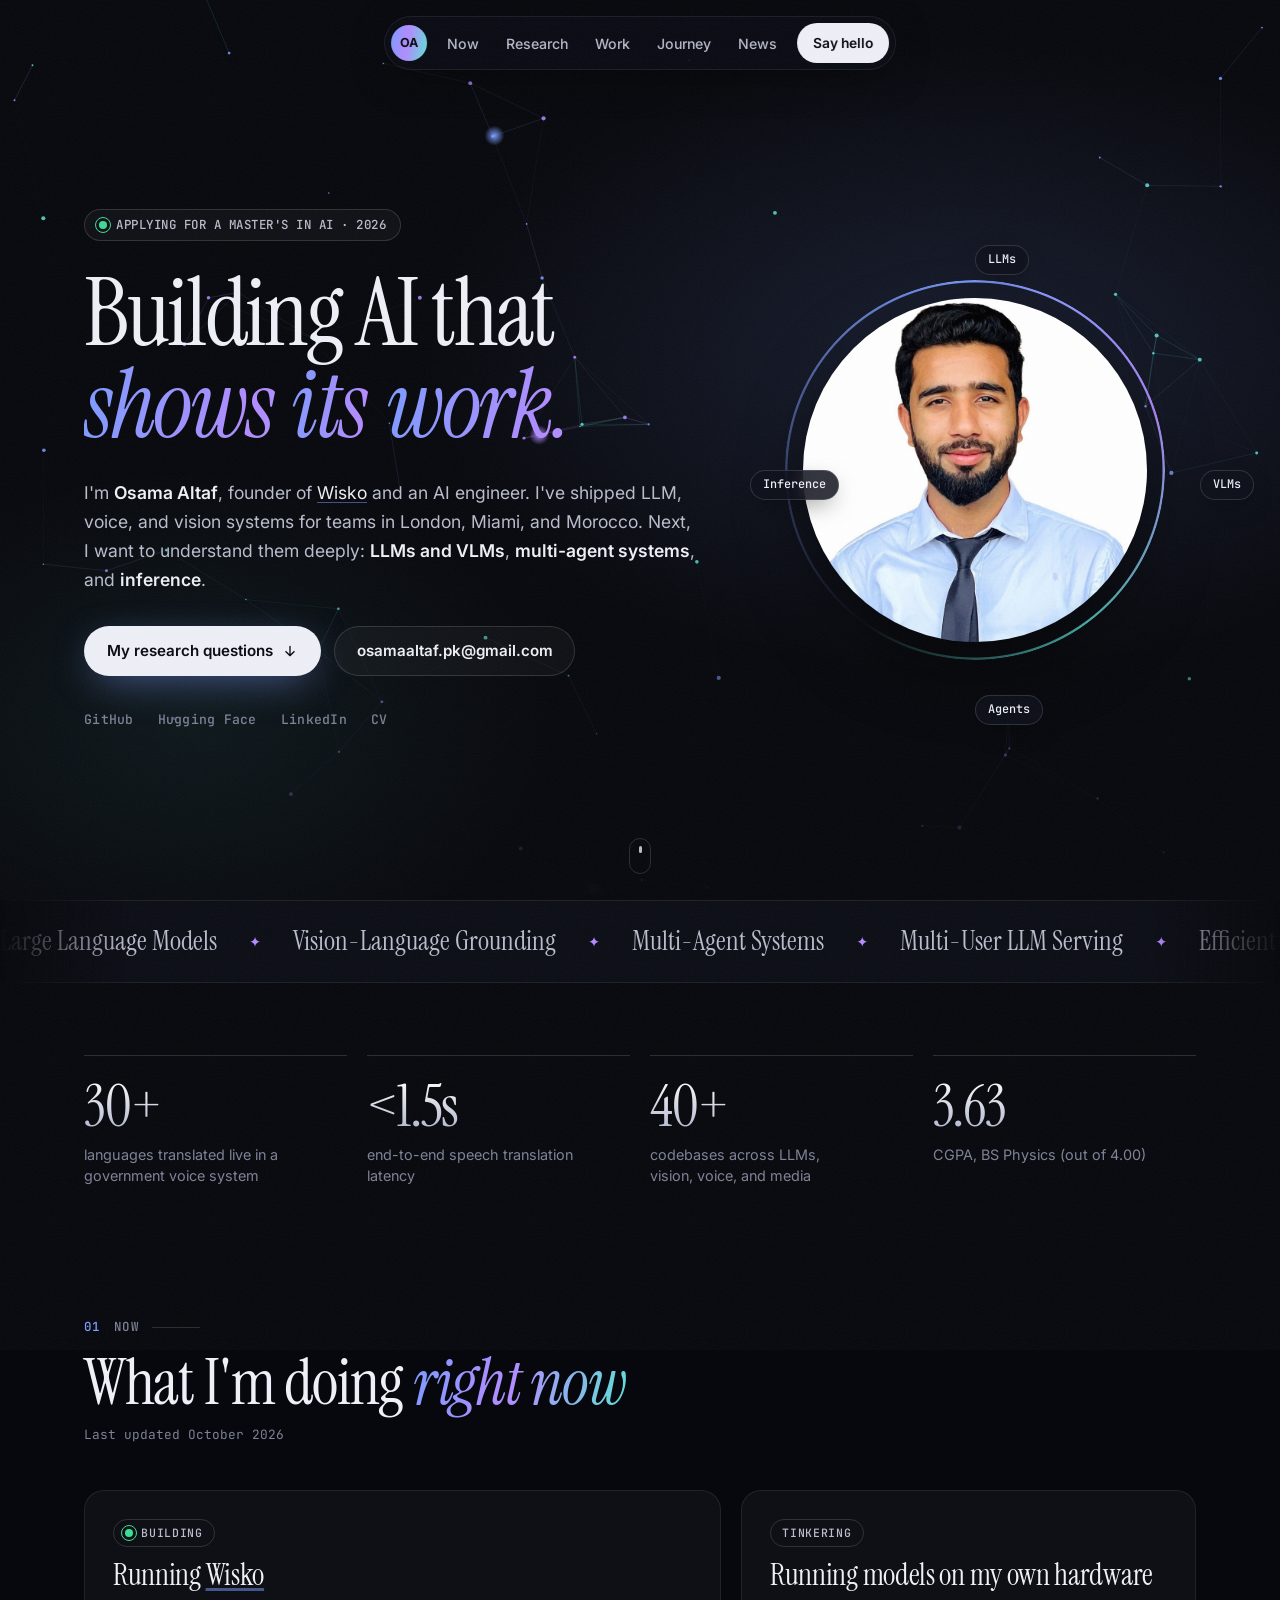
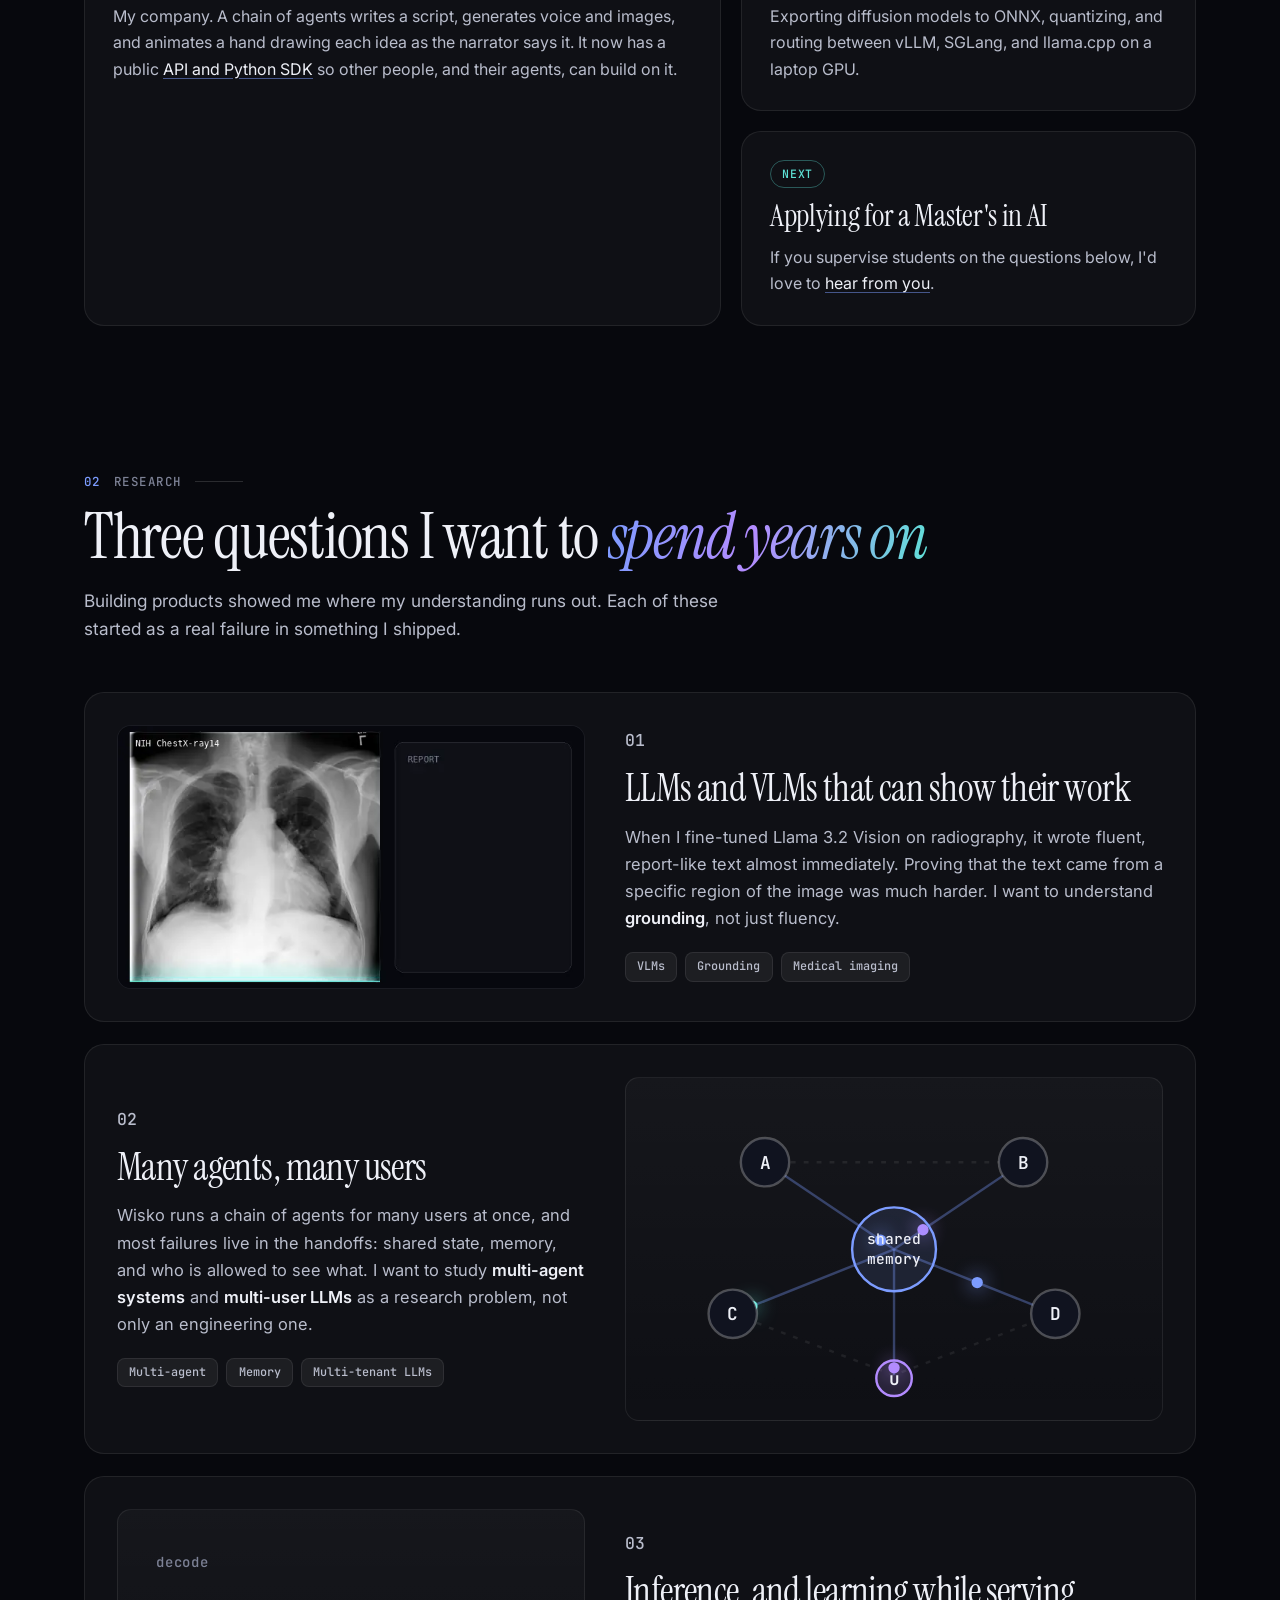
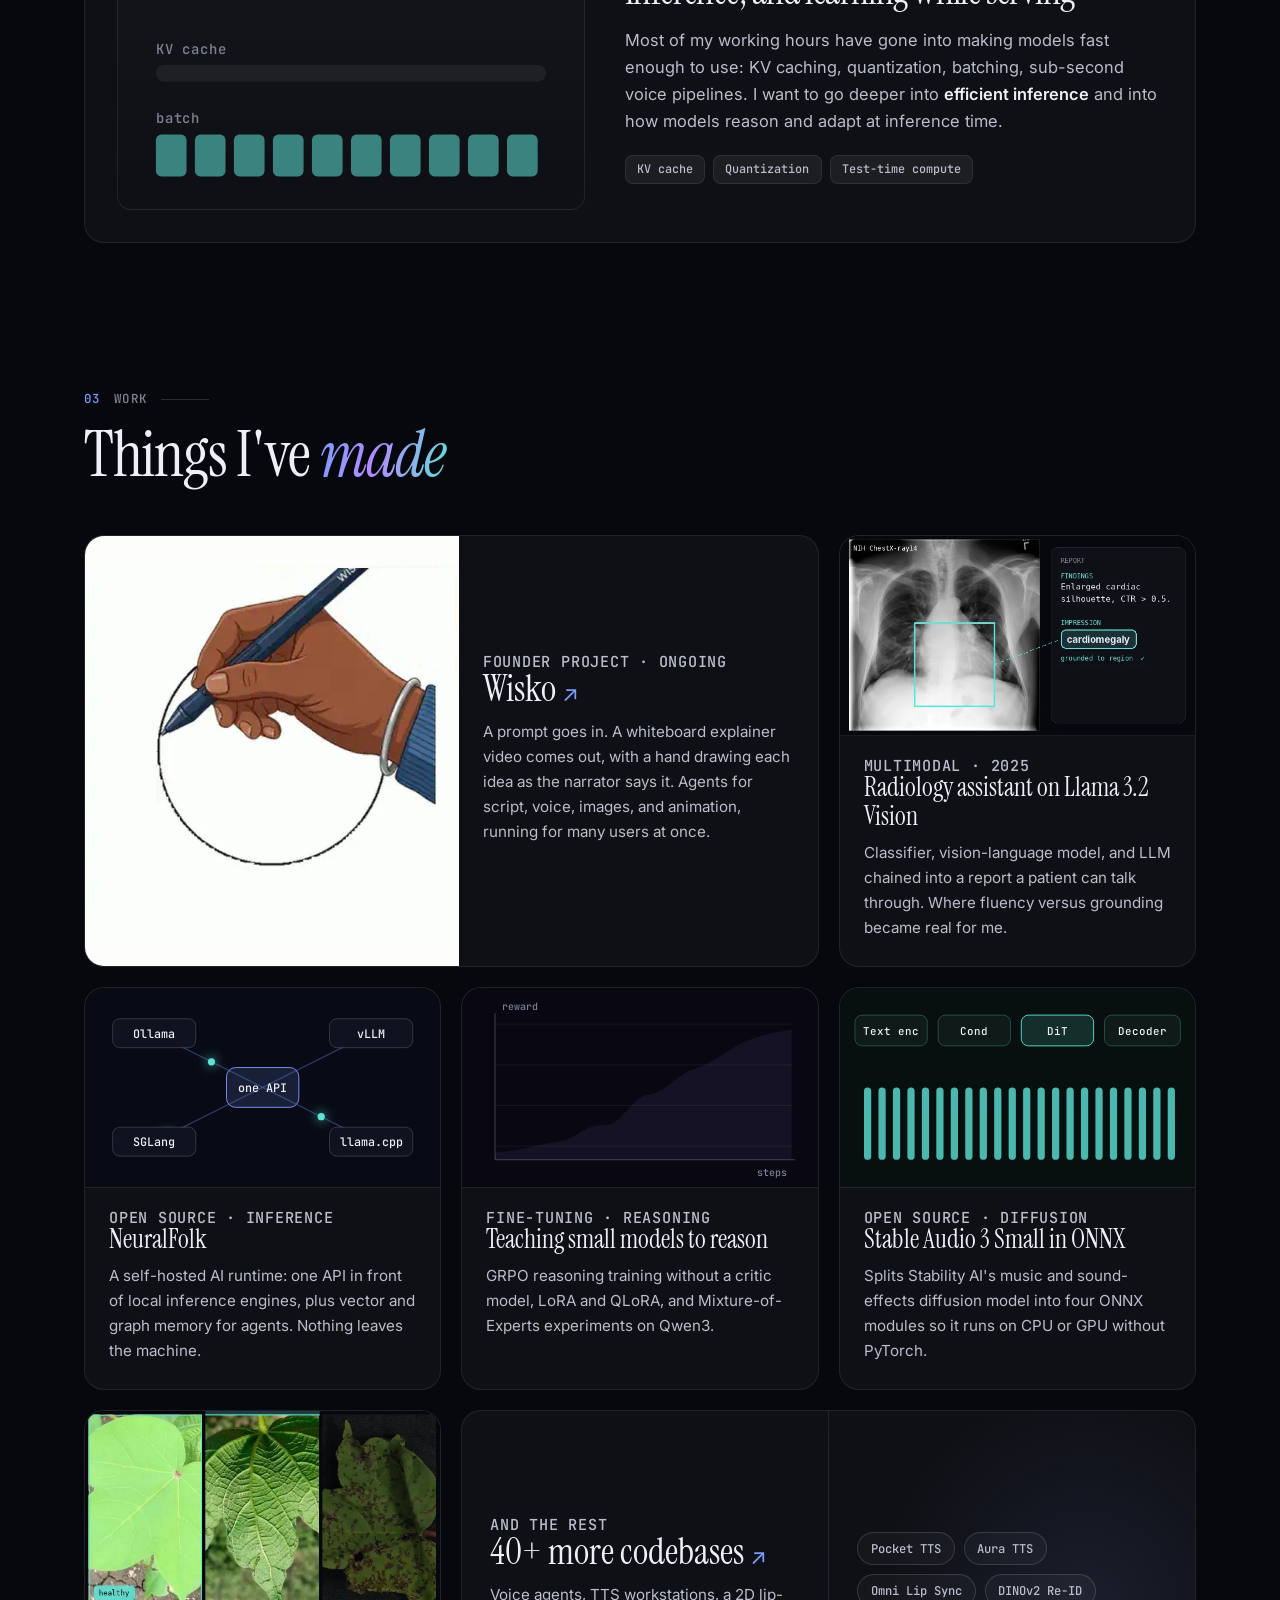
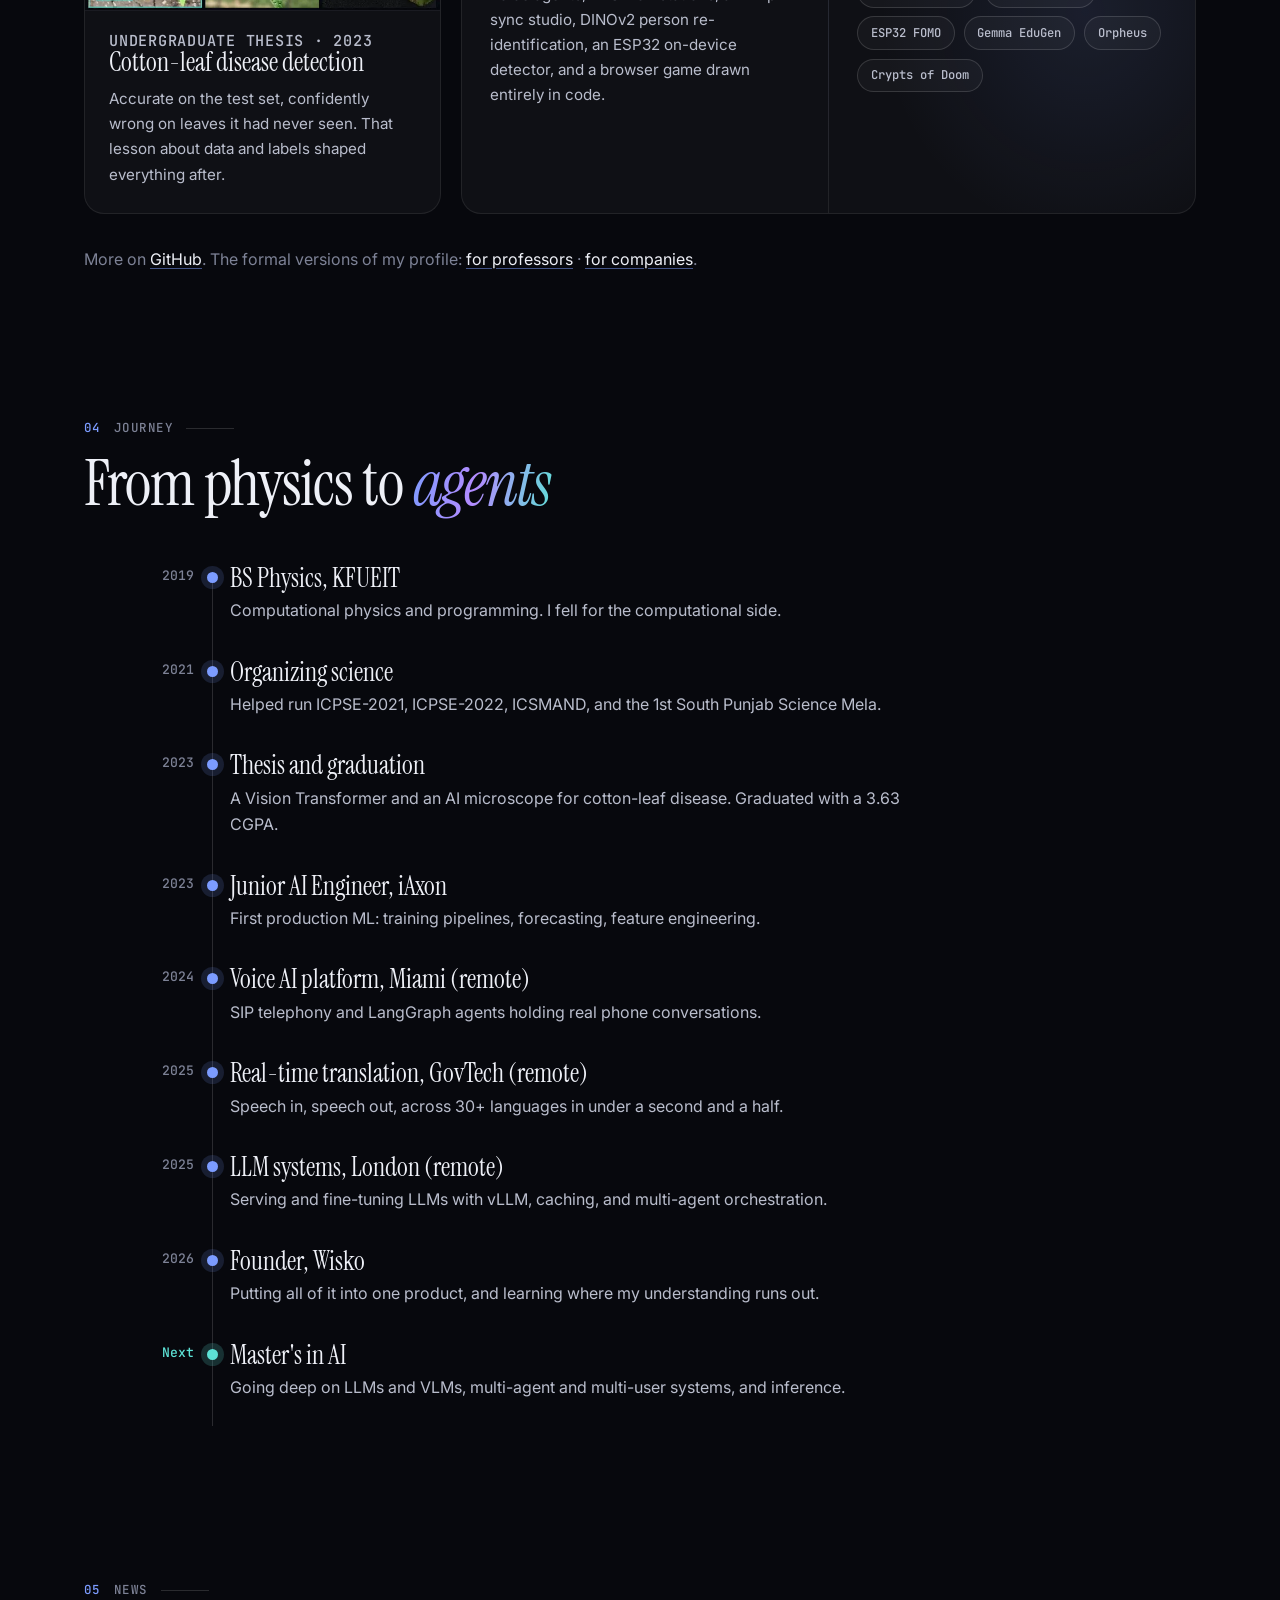
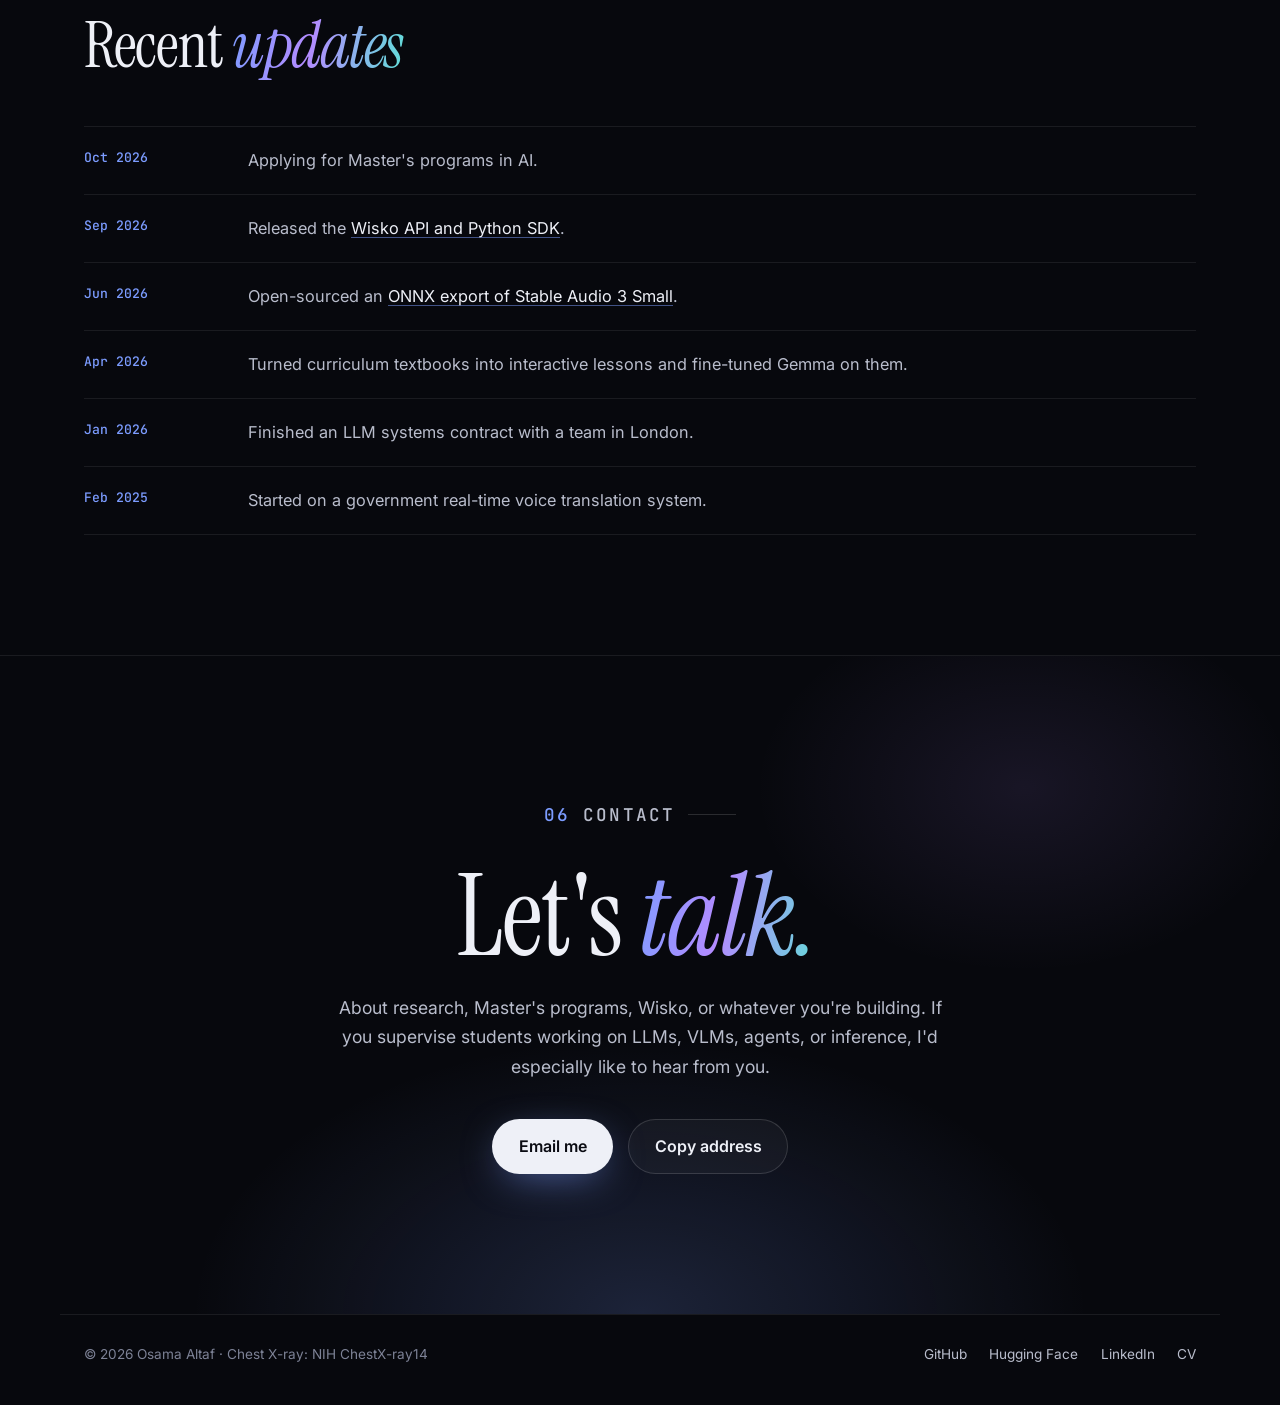
<file: personal/index.html>
<!doctype html>
<html lang="en">
<head>
<meta charset="utf-8" />
<meta name="viewport" content="width=device-width, initial-scale=1" />
<title>Osama Altaf · Building AI that shows its work</title>
<meta name="description" content="Osama Altaf: founder of Wisko and AI engineer, heading into a Master's in AI to go deep on LLMs, vision-language models, multi-agent systems, and inference." />
<meta name="author" content="Osama Altaf" />
<meta name="theme-color" content="#07080d" />
<link rel="canonical" href="https://osama-altaf.vercel.app/personal/" />

<meta property="og:type" content="profile" />
<meta property="og:title" content="Osama Altaf · Building AI that shows its work" />
<meta property="og:description" content="Founder of Wisko. AI engineer. Next: a Master's in AI on LLMs, VLMs, multi-agent systems, and inference." />
<meta property="og:image" content="/assets/osama.jpg" />
<meta name="twitter:card" content="summary" />

<link rel="icon" href="/assets/favicon.ico" sizes="any" />
<link rel="icon" type="image/png" href="/assets/favicon.png" />
<link rel="apple-touch-icon" href="/assets/favicon.png" />

<link rel="preconnect" href="https://fonts.googleapis.com" />
<link rel="preconnect" href="https://fonts.gstatic.com" crossorigin />
<link href="https://fonts.googleapis.com/css2?family=Instrument+Serif:ital@0;1&family=Inter:wght@400;500;600;700&family=JetBrains+Mono:wght@400;500&display=swap" rel="stylesheet" />
<link rel="stylesheet" href="/personal/personal.css" />
<script>document.documentElement.classList.add("js");</script>

<script type="application/ld+json">
{
  "@context": "https://schema.org",
  "@type": "Person",
  "name": "Osama Altaf",
  "jobTitle": "Founder & CEO, Wisko · AI Engineer",
  "email": "mailto:osamaaltaf.pk@gmail.com",
  "url": "https://osama-altaf.vercel.app/personal/",
  "image": "https://osama-altaf.vercel.app/assets/osama.jpg",
  "sameAs": ["https://www.linkedin.com/in/osamaaltafpk/","https://github.com/osamaaltaf-pk","https://huggingface.co/deepLEARNING786"],
  "knowsAbout": ["Large Language Models","Vision-Language Models","Multi-Agent Systems","LLM Inference","Computer Vision","Voice AI"],
  "alumniOf": { "@type": "CollegeOrUniversity", "name": "Khwaja Fareed University of Engineering & Information Technology (KFUEIT)" }
}
</script>
</head>
<body>
<a class="skip" href="#main">Skip to content</a>
<div class="progress" aria-hidden="true"><span id="progress"></span></div>
<div class="glow" id="glow" aria-hidden="true"></div>
<div class="grain" aria-hidden="true"></div>

<!-- NAV -->
<header class="nav">
  <a class="nav-mark" href="#top" aria-label="Back to top">OA</a>
  <nav class="nav-links" aria-label="Sections">
    <a href="#now">Now</a>
    <a href="#research">Research</a>
    <a href="#work">Work</a>
    <a href="#journey">Journey</a>
    <a href="#news">News</a>
  </nav>
  <a class="nav-cta" href="#contact">Say hello</a>
</header>

<main id="main">
<span id="top"></span>

<!-- HERO -->
<section class="hero">
  <canvas id="field" aria-hidden="true"></canvas>
  <div class="hero-fade" aria-hidden="true"></div>
  <div class="wrap hero-grid">
    <div class="hero-copy">
      <p class="status"><span class="pulse"></span> Applying for a Master's in AI · 2026</p>
      <h1 class="headline" aria-label="Building AI that shows its work.">
        <span class="w" style="--i:0">Building</span>
        <span class="w" style="--i:1">AI</span>
        <span class="w" style="--i:2">that</span><br />
        <em class="w grad" style="--i:3">shows</em>
        <em class="w grad" style="--i:4">its</em>
        <em class="w grad" style="--i:5">work.</em>
      </h1>
      <p class="lede rise" style="--d:.9s">
        I'm <strong>Osama Altaf</strong>, founder of <a href="https://wiskoai.com" target="_blank" rel="noopener">Wisko</a> and an AI engineer.
        I've shipped LLM, voice, and vision systems for teams in London, Miami, and Morocco.
        Next, I want to understand them deeply: <strong>LLMs and VLMs</strong>, <strong>multi-agent systems</strong>, and <strong>inference</strong>.
      </p>
      <div class="actions rise" style="--d:1.05s">
        <a class="btn btn-primary magnetic" href="#research">
          <span>My research questions</span>
          <svg viewBox="0 0 24 24" width="16" height="16" aria-hidden="true"><path fill="currentColor" d="M12 4a1 1 0 0 1 1 1v11.6l4.3-4.3a1 1 0 1 1 1.4 1.4l-6 6a1 1 0 0 1-1.4 0l-6-6a1 1 0 1 1 1.4-1.4l4.3 4.3V5a1 1 0 0 1 1-1Z"/></svg>
        </a>
        <a class="btn btn-ghost magnetic" href="mailto:osamaaltaf.pk@gmail.com"><span>osamaaltaf.pk@gmail.com</span></a>
      </div>
      <ul class="socials rise" style="--d:1.2s">
        <li><a href="https://github.com/osamaaltaf-pk" target="_blank" rel="noopener">GitHub</a></li>
        <li><a href="https://huggingface.co/deepLEARNING786" target="_blank" rel="noopener">Hugging Face</a></li>
        <li><a href="https://www.linkedin.com/in/osamaaltafpk/" target="_blank" rel="noopener">LinkedIn</a></li>
        <li><a href="/Osama_Altaf_Academic_CV.pdf">CV</a></li>
      </ul>
    </div>

    <div class="portrait rise" style="--d:.5s">
      <div class="orbit" aria-hidden="true">
        <span style="--a:0deg"><b>LLMs</b></span>
        <span style="--a:90deg"><b>VLMs</b></span>
        <span style="--a:180deg"><b>Agents</b></span>
        <span style="--a:270deg"><b>Inference</b></span>
      </div>
      <div class="ring" aria-hidden="true"></div>
      <img src="/assets/osama@2x.jpg" width="900" height="900" alt="Portrait of Osama Altaf" fetchpriority="high" />
    </div>
  </div>

  <div class="scroll-cue" aria-hidden="true"><span></span></div>
</section>

<!-- MARQUEE -->
<div class="marquee" aria-hidden="true">
  <div class="marquee-track">
    <span>Large Language Models</span><i>✦</i><span>Vision-Language Grounding</span><i>✦</i><span>Multi-Agent Systems</span><i>✦</i><span>Multi-User LLM Serving</span><i>✦</i><span>Efficient Inference</span><i>✦</i><span>Voice AI</span><i>✦</i><span>Computer Vision</span><i>✦</i>
    <span>Large Language Models</span><i>✦</i><span>Vision-Language Grounding</span><i>✦</i><span>Multi-Agent Systems</span><i>✦</i><span>Multi-User LLM Serving</span><i>✦</i><span>Efficient Inference</span><i>✦</i><span>Voice AI</span><i>✦</i><span>Computer Vision</span><i>✦</i>
  </div>
</div>

<!-- STATS -->
<section class="wrap stats">
  <div class="stat rv"><b data-count="30" data-suffix="+">30+</b><span>languages translated live in a government voice system</span></div>
  <div class="stat rv"><b data-count="1.5" data-prefix="&lt;" data-suffix="s" data-dec="1">&lt;1.5s</b><span>end-to-end speech translation latency</span></div>
  <div class="stat rv"><b data-count="40" data-suffix="+">40+</b><span>codebases across LLMs, vision, voice, and media</span></div>
  <div class="stat rv"><b data-count="3.63" data-dec="2">3.63</b><span>CGPA, BS Physics (out of 4.00)</span></div>
</section>

<!-- NOW -->
<section id="now" class="section wrap">
  <header class="sec-head rv">
    <p class="kicker"><span>01</span> Now</p>
    <h2>What I'm doing <em>right now</em></h2>
    <p class="sec-note">Last updated October 2026</p>
  </header>

  <div class="bento">
    <article class="card spot big rv">
      <div class="card-top"><span class="chip live"><span class="pulse"></span>Building</span></div>
      <h3>Running <a href="https://wiskoai.com" target="_blank" rel="noopener">Wisko</a></h3>
      <p>My company. A chain of agents writes a script, generates voice and images, and animates a hand drawing each idea as the narrator says it. It now has a public <a href="https://github.com/osamaaltaf-pk/Wisko-AI-SDK" target="_blank" rel="noopener">API and Python SDK</a> so other people, and their agents, can build on it.</p>
      <svg class="sketch" viewBox="0 0 400 120" aria-hidden="true">
        <path class="draw" d="M20 90 C 60 20, 110 20, 140 70 S 220 110, 250 50 S 330 10, 380 60" />
        <circle class="draw" cx="300" cy="80" r="18" />
        <path class="draw" d="M60 105 L 120 105 M 70 112 L 110 112" />
      </svg>
    </article>
    <article class="card spot rv">
      <div class="card-top"><span class="chip">Tinkering</span></div>
      <h3>Running models on my own hardware</h3>
      <p>Exporting diffusion models to ONNX, quantizing, and routing between vLLM, SGLang, and llama.cpp on a laptop GPU.</p>
    </article>
    <article class="card spot rv">
      <div class="card-top"><span class="chip accent">Next</span></div>
      <h3>Applying for a Master's in AI</h3>
      <p>If you supervise students on the questions below, I'd love to <a href="mailto:osamaaltaf.pk@gmail.com?subject=Master%27s%20in%20AI">hear from you</a>.</p>
    </article>
  </div>
</section>

<!-- RESEARCH -->
<section id="research" class="section wrap">
  <header class="sec-head rv">
    <p class="kicker"><span>02</span> Research</p>
    <h2>Three questions I want to <em>spend years on</em></h2>
    <p class="sec-sub">Building products showed me where my understanding runs out. Each of these started as a real failure in something I shipped.</p>
  </header>

  <div class="qs">
    <!-- Q1 grounding -->
    <article class="q spot rv">
      <div class="q-art q-media">
        <img src="/assets/personal/xray.webp" width="640" height="360" loading="lazy" alt="Animation: a real chest X-ray is scanned, the enlarged heart is boxed, and the word cardiomegaly in the report is linked to that region." />
      </div>
      <div class="q-body">
        <p class="q-n">01</p>
        <h3>LLMs and VLMs that can show their work</h3>
        <p>When I fine-tuned Llama 3.2 Vision on radiography, it wrote fluent, report-like text almost immediately. Proving that the text came from a specific region of the image was much harder. I want to understand <strong>grounding</strong>, not just fluency.</p>
        <ul class="tags"><li>VLMs</li><li>Grounding</li><li>Medical imaging</li></ul>
      </div>
    </article>

    <!-- Q2 agents -->
    <article class="q spot rv">
      <div class="q-art" aria-hidden="true">
        <svg viewBox="0 0 320 200">
          <g class="edges">
            <path id="e1" d="M160 100 L80 46"/><path id="e2" d="M160 100 L240 46"/>
            <path id="e3" d="M160 100 L60 140"/><path id="e4" d="M160 100 L260 140"/>
            <path id="e5" d="M160 100 L160 178"/>
            <path d="M80 46 L240 46" class="faint"/><path d="M60 140 L160 178 L260 140" class="faint"/>
          </g>
          <circle class="msg" r="3.5"><animateMotion dur="2.4s" repeatCount="indefinite"><mpath href="#e1"/></animateMotion></circle>
          <circle class="msg b" r="3.5"><animateMotion dur="2.9s" begin=".4s" repeatCount="indefinite" keyPoints="1;0" keyTimes="0;1"><mpath href="#e2"/></animateMotion></circle>
          <circle class="msg c" r="3.5"><animateMotion dur="2.1s" begin=".8s" repeatCount="indefinite"><mpath href="#e3"/></animateMotion></circle>
          <circle class="msg" r="3.5"><animateMotion dur="3.2s" begin="1.1s" repeatCount="indefinite" keyPoints="1;0" keyTimes="0;1"><mpath href="#e4"/></animateMotion></circle>
          <circle class="msg b" r="3.5"><animateMotion dur="2.6s" begin=".2s" repeatCount="indefinite"><mpath href="#e5"/></animateMotion></circle>
          <g class="hub"><circle cx="160" cy="100" r="26"/><text x="160" y="97">shared</text><text x="160" y="109">memory</text></g>
          <g class="agent"><circle cx="80" cy="46" r="15"/><text x="80" y="50">A</text></g>
          <g class="agent"><circle cx="240" cy="46" r="15"/><text x="240" y="50">B</text></g>
          <g class="agent"><circle cx="60" cy="140" r="15"/><text x="60" y="144">C</text></g>
          <g class="agent"><circle cx="260" cy="140" r="15"/><text x="260" y="144">D</text></g>
          <g class="user"><circle cx="160" cy="180" r="11"/><text x="160" y="184">u</text></g>
        </svg>
      </div>
      <div class="q-body">
        <p class="q-n">02</p>
        <h3>Many agents, many users</h3>
        <p>Wisko runs a chain of agents for many users at once, and most failures live in the handoffs: shared state, memory, and who is allowed to see what. I want to study <strong>multi-agent systems</strong> and <strong>multi-user LLMs</strong> as a research problem, not only an engineering one.</p>
        <ul class="tags"><li>Multi-agent</li><li>Memory</li><li>Multi-tenant LLMs</li></ul>
      </div>
    </article>

    <!-- Q3 inference -->
    <article class="q spot rv">
      <div class="q-art" aria-hidden="true">
        <svg viewBox="0 0 320 200">
          <text class="lbl" x="20" y="34">decode</text>
          <g class="toks">
            <rect x="20" y="44" width="34" height="20" rx="5" style="--k:0"/><rect x="58" y="44" width="34" height="20" rx="5" style="--k:1"/>
            <rect x="96" y="44" width="34" height="20" rx="5" style="--k:2"/><rect x="134" y="44" width="34" height="20" rx="5" style="--k:3"/>
            <rect x="172" y="44" width="34" height="20" rx="5" style="--k:4"/><rect x="210" y="44" width="34" height="20" rx="5" style="--k:5"/>
            <rect x="248" y="44" width="34" height="20" rx="5" style="--k:6"/>
          </g>
          <text class="lbl" x="20" y="96">KV cache</text>
          <rect x="20" y="104" width="280" height="12" rx="6" class="track"/>
          <rect x="20" y="104" width="280" height="12" rx="6" class="fill"/>
          <text class="lbl" x="20" y="146">batch</text>
          <g class="bars">
            <rect x="20" y="154" width="22" height="30" rx="4" style="--k:0"/><rect x="48" y="154" width="22" height="30" rx="4" style="--k:1"/>
            <rect x="76" y="154" width="22" height="30" rx="4" style="--k:2"/><rect x="104" y="154" width="22" height="30" rx="4" style="--k:3"/>
            <rect x="132" y="154" width="22" height="30" rx="4" style="--k:4"/><rect x="160" y="154" width="22" height="30" rx="4" style="--k:5"/>
            <rect x="188" y="154" width="22" height="30" rx="4" style="--k:6"/><rect x="216" y="154" width="22" height="30" rx="4" style="--k:7"/>
            <rect x="244" y="154" width="22" height="30" rx="4" style="--k:8"/><rect x="272" y="154" width="22" height="30" rx="4" style="--k:9"/>
          </g>
        </svg>
      </div>
      <div class="q-body">
        <p class="q-n">03</p>
        <h3>Inference, and learning while serving</h3>
        <p>Most of my working hours have gone into making models fast enough to use: KV caching, quantization, batching, sub-second voice pipelines. I want to go deeper into <strong>efficient inference</strong> and into how models reason and adapt at inference time.</p>
        <ul class="tags"><li>KV cache</li><li>Quantization</li><li>Test-time compute</li></ul>
      </div>
    </article>
  </div>
</section>

<!-- WORK -->
<section id="work" class="section wrap">
  <header class="sec-head rv">
    <p class="kicker"><span>03</span> Work</p>
    <h2>Things I've <em>made</em></h2>
  </header>

  <div class="works">
    <a class="work spot rv wide" href="https://wiskoai.com" target="_blank" rel="noopener">
      <div class="thumb t-media t-wisko">
        <img src="/assets/personal/wisko.webp" width="480" height="480" loading="lazy" alt="Real Wisko output: a hand draws a sketch, then explainer scenes draw themselves." />
      </div>
      <div class="work-body">
        <p class="work-meta">Founder project · Ongoing</p>
        <h3>Wisko <span class="arrow-up">↗</span></h3>
        <p>A prompt goes in. A whiteboard explainer video comes out, with a hand drawing each idea as the narrator says it. Agents for script, voice, images, and animation, running for many users at once.</p>
      </div>
    </a>

    <a class="work spot rv" href="https://github.com/osamaaltaf-pk/Llama_3_2_Vision_Finetuning_Unsloth_Radiography" target="_blank" rel="noopener">
      <div class="thumb t-media">
        <img src="/assets/personal/xray-still.webp" width="640" height="360" loading="lazy" alt="Chest X-ray with the heart region boxed and linked to the word cardiomegaly in a report." />
      </div>
      <div class="work-body">
        <p class="work-meta">Multimodal · 2025</p>
        <h3>Radiology assistant on Llama 3.2 Vision</h3>
        <p>Classifier, vision-language model, and LLM chained into a report a patient can talk through. Where fluency versus grounding became real for me.</p>
      </div>
    </a>

    <a class="work spot rv" href="https://github.com/osamaaltaf-pk/NeuralFolk" target="_blank" rel="noopener">
      <div class="thumb t-router" aria-hidden="true">
        <svg viewBox="0 0 400 220" preserveAspectRatio="xMidYMid slice">
          <rect width="400" height="220" fill="#080b16"/>
          <g class="wires"><path id="w1" d="M200 110 L80 50"/><path id="w2" d="M200 110 L320 50"/><path id="w3" d="M200 110 L80 170"/><path id="w4" d="M200 110 L320 170"/></g>
          <circle class="pk" r="4"><animateMotion dur="1.8s" repeatCount="indefinite"><mpath href="#w1"/></animateMotion></circle>
          <circle class="pk" r="4"><animateMotion dur="2.2s" begin=".5s" repeatCount="indefinite"><mpath href="#w2"/></animateMotion></circle>
          <circle class="pk" r="4"><animateMotion dur="2s" begin=".9s" repeatCount="indefinite"><mpath href="#w3"/></animateMotion></circle>
          <circle class="pk" r="4"><animateMotion dur="2.5s" begin="1.3s" repeatCount="indefinite"><mpath href="#w4"/></animateMotion></circle>
          <g class="node core"><rect x="160" y="88" width="80" height="44" rx="10"/><text x="200" y="115">one API</text></g>
          <g class="node"><rect x="34" y="34" width="92" height="32" rx="8"/><text x="80" y="55">Ollama</text></g>
          <g class="node"><rect x="274" y="34" width="92" height="32" rx="8"/><text x="320" y="55">vLLM</text></g>
          <g class="node"><rect x="34" y="154" width="92" height="32" rx="8"/><text x="80" y="175">SGLang</text></g>
          <g class="node"><rect x="274" y="154" width="92" height="32" rx="8"/><text x="320" y="175">llama.cpp</text></g>
        </svg>
      </div>
      <div class="work-body">
        <p class="work-meta">Open source · Inference</p>
        <h3>NeuralFolk</h3>
        <p>A self-hosted AI runtime: one API in front of local inference engines, plus vector and graph memory for agents. Nothing leaves the machine.</p>
      </div>
    </a>

    <a class="work spot rv" href="https://github.com/osamaaltaf-pk/LLMs-Unsloth" target="_blank" rel="noopener">
      <div class="thumb t-curve" aria-hidden="true">
        <svg viewBox="0 0 400 220" preserveAspectRatio="xMidYMid slice">
          <rect width="400" height="220" fill="#090812"/>
          <g class="grid"><path d="M40 40 H370 M40 85 H370 M40 130 H370 M40 175 H370"/></g>
          <path class="axis" d="M40 190 H372 M40 190 V28"/>
          <path class="curve" d="M40 182 C 70 180, 90 172, 110 170 S 140 150, 160 152 S 190 120, 210 118 S 240 96, 260 90 S 300 66, 320 58 S 350 50, 368 46"/>
          <path class="area" d="M40 182 C 70 180, 90 172, 110 170 S 140 150, 160 152 S 190 120, 210 118 S 240 96, 260 90 S 300 66, 320 58 S 350 50, 368 46 V190 H40 Z"/>
          <text class="lbl" x="48" y="24">reward</text><text class="lbl" x="330" y="208">steps</text>
        </svg>
      </div>
      <div class="work-body">
        <p class="work-meta">Fine-tuning · Reasoning</p>
        <h3>Teaching small models to reason</h3>
        <p>GRPO reasoning training without a critic model, LoRA and QLoRA, and Mixture-of-Experts experiments on Qwen3.</p>
      </div>
    </a>

    <a class="work spot rv" href="https://github.com/osamaaltaf-pk/onnx-sfx-music-stable-audio" target="_blank" rel="noopener">
      <div class="thumb t-audio" aria-hidden="true">
        <svg viewBox="0 0 400 220" preserveAspectRatio="xMidYMid slice">
          <rect width="400" height="220" fill="#07100f"/>
          <g class="stages">
            <rect x="20" y="30" width="80" height="34" rx="8"/><text x="60" y="52">Text enc</text>
            <rect x="112" y="30" width="80" height="34" rx="8"/><text x="152" y="52">Cond</text>
            <rect x="204" y="30" width="80" height="34" rx="8" class="hot"/><text x="244" y="52">DiT</text>
            <rect x="296" y="30" width="84" height="34" rx="8"/><text x="338" y="52">Decoder</text>
          </g>
          <g class="wave">
            <rect x="30" y="110" height="80" width="8" rx="4" style="--k:0"/><rect x="46" y="110" width="8" height="80" rx="4" style="--k:1"/><rect x="62" y="110" width="8" height="80" rx="4" style="--k:2"/><rect x="78" y="110" width="8" height="80" rx="4" style="--k:3"/><rect x="94" y="110" width="8" height="80" rx="4" style="--k:4"/><rect x="110" y="110" width="8" height="80" rx="4" style="--k:5"/><rect x="126" y="110" width="8" height="80" rx="4" style="--k:6"/><rect x="142" y="110" width="8" height="80" rx="4" style="--k:7"/><rect x="158" y="110" width="8" height="80" rx="4" style="--k:8"/><rect x="174" y="110" width="8" height="80" rx="4" style="--k:9"/><rect x="190" y="110" width="8" height="80" rx="4" style="--k:10"/><rect x="206" y="110" width="8" height="80" rx="4" style="--k:11"/><rect x="222" y="110" width="8" height="80" rx="4" style="--k:12"/><rect x="238" y="110" width="8" height="80" rx="4" style="--k:13"/><rect x="254" y="110" width="8" height="80" rx="4" style="--k:14"/><rect x="270" y="110" width="8" height="80" rx="4" style="--k:15"/><rect x="286" y="110" width="8" height="80" rx="4" style="--k:16"/><rect x="302" y="110" width="8" height="80" rx="4" style="--k:17"/><rect x="318" y="110" width="8" height="80" rx="4" style="--k:18"/><rect x="334" y="110" width="8" height="80" rx="4" style="--k:19"/><rect x="350" y="110" width="8" height="80" rx="4" style="--k:20"/><rect x="366" y="110" width="8" height="80" rx="4" style="--k:21"/>
          </g>
        </svg>
      </div>
      <div class="work-body">
        <p class="work-meta">Open source · Diffusion</p>
        <h3>Stable Audio 3 Small in ONNX</h3>
        <p>Splits Stability AI's music and sound-effects diffusion model into four ONNX modules so it runs on CPU or GPU without PyTorch.</p>
      </div>
    </a>

    <a class="work spot rv" href="https://github.com/osamaaltaf-pk/cotton-disease-detection" target="_blank" rel="noopener">
      <div class="thumb t-media">
        <img src="/assets/personal/cotton.webp" width="640" height="360" loading="lazy" alt="Three real cotton leaves from the thesis dataset, scanned one by one and labelled healthy, curl virus, and bacterial blight." />
      </div>
      <div class="work-body">
        <p class="work-meta">Undergraduate thesis · 2023</p>
        <h3>Cotton-leaf disease detection</h3>
        <p>Accurate on the test set, confidently wrong on leaves it had never seen. That lesson about data and labels shaped everything after.</p>
      </div>
    </a>
    <a class="work spot rv wide more-card" href="https://github.com/osamaaltaf-pk" target="_blank" rel="noopener">
      <div class="more-inner">
        <p class="work-meta">And the rest</p>
        <h3>40+ more codebases <span class="arrow-up">↗</span></h3>
        <p>Voice agents, TTS workstations, a 2D lip-sync studio, DINOv2 person re-identification, an ESP32 on-device detector, and a browser game drawn entirely in code.</p>
      </div>
      <div class="more-grid" aria-hidden="true">
        <span>Pocket TTS</span><span>Aura TTS</span><span>Omni Lip Sync</span><span>DINOv2 Re-ID</span><span>ESP32 FOMO</span><span>Gemma EduGen</span><span>Orpheus</span><span>Crypts of Doom</span>
      </div>
    </a>
  </div>
  <p class="more rv">More on <a href="https://github.com/osamaaltaf-pk" target="_blank" rel="noopener">GitHub</a>. The formal versions of my profile: <a href="/professors/">for professors</a> · <a href="/companies/">for companies</a>.</p>
</section>

<!-- JOURNEY -->
<section id="journey" class="section wrap">
  <header class="sec-head rv">
    <p class="kicker"><span>04</span> Journey</p>
    <h2>From physics to <em>agents</em></h2>
  </header>
  <ol class="timeline" id="timeline">
    <span class="tl-line" aria-hidden="true"><span id="tlFill"></span></span>
    <li class="rv"><time>2019</time><div><h3>BS Physics, KFUEIT</h3><p>Computational physics and programming. I fell for the computational side.</p></div></li>
    <li class="rv"><time>2021</time><div><h3>Organizing science</h3><p>Helped run ICPSE-2021, ICPSE-2022, ICSMAND, and the 1st South Punjab Science Mela.</p></div></li>
    <li class="rv"><time>2023</time><div><h3>Thesis and graduation</h3><p>A Vision Transformer and an AI microscope for cotton-leaf disease. Graduated with a 3.63 CGPA.</p></div></li>
    <li class="rv"><time>2023</time><div><h3>Junior AI Engineer, iAxon</h3><p>First production ML: training pipelines, forecasting, feature engineering.</p></div></li>
    <li class="rv"><time>2024</time><div><h3>Voice AI platform, Miami (remote)</h3><p>SIP telephony and LangGraph agents holding real phone conversations.</p></div></li>
    <li class="rv"><time>2025</time><div><h3>Real-time translation, GovTech (remote)</h3><p>Speech in, speech out, across 30+ languages in under a second and a half.</p></div></li>
    <li class="rv"><time>2025</time><div><h3>LLM systems, London (remote)</h3><p>Serving and fine-tuning LLMs with vLLM, caching, and multi-agent orchestration.</p></div></li>
    <li class="rv"><time>2026</time><div><h3>Founder, Wisko</h3><p>Putting all of it into one product, and learning where my understanding runs out.</p></div></li>
    <li class="rv next"><time>Next</time><div><h3>Master's in AI</h3><p>Going deep on LLMs and VLMs, multi-agent and multi-user systems, and inference.</p></div></li>
  </ol>
</section>

<!-- NEWS -->
<section id="news" class="section wrap">
  <header class="sec-head rv">
    <p class="kicker"><span>05</span> News</p>
    <h2>Recent <em>updates</em></h2>
  </header>
  <ul class="news">
    <li class="rv"><time>Oct 2026</time><span>Applying for Master's programs in AI.</span></li>
    <li class="rv"><time>Sep 2026</time><span>Released the <a href="https://github.com/osamaaltaf-pk/Wisko-AI-SDK" target="_blank" rel="noopener">Wisko API and Python SDK</a>.</span></li>
    <li class="rv"><time>Jun 2026</time><span>Open-sourced an <a href="https://github.com/osamaaltaf-pk/onnx-sfx-music-stable-audio" target="_blank" rel="noopener">ONNX export of Stable Audio 3 Small</a>.</span></li>
    <li class="rv"><time>Apr 2026</time><span>Turned curriculum textbooks into interactive lessons and fine-tuned Gemma on them.</span></li>
    <li class="rv"><time>Jan 2026</time><span>Finished an LLM systems contract with a team in London.</span></li>
    <li class="rv"><time>Feb 2025</time><span>Started on a government real-time voice translation system.</span></li>
  </ul>
</section>

<!-- CONTACT -->
<section id="contact" class="contact">
  <div class="wrap contact-inner rv">
    <p class="kicker center"><span>06</span> Contact</p>
    <h2>Let's <em>talk.</em></h2>
    <p>About research, Master's programs, Wisko, or whatever you're building. If you supervise students working on LLMs, VLMs, agents, or inference, I'd especially like to hear from you.</p>
    <div class="contact-actions">
      <a class="btn btn-primary btn-lg magnetic" href="mailto:osamaaltaf.pk@gmail.com"><span>Email me</span></a>
      <button class="btn btn-ghost btn-lg magnetic" type="button" id="copyEmail" data-email="osamaaltaf.pk@gmail.com"><span>Copy address</span></button>
    </div>
  </div>
</section>

</main>

<footer class="foot wrap">
  <span>© <span id="year">2026</span> Osama Altaf · Chest X-ray: NIH ChestX-ray14</span>
  <span class="foot-links">
    <a href="https://github.com/osamaaltaf-pk" target="_blank" rel="noopener">GitHub</a>
    <a href="https://huggingface.co/deepLEARNING786" target="_blank" rel="noopener">Hugging Face</a>
    <a href="https://www.linkedin.com/in/osamaaltafpk/" target="_blank" rel="noopener">LinkedIn</a>
    <a href="/Osama_Altaf_Academic_CV.pdf">CV</a>
  </span>
</footer>

<div class="toast" id="toast" role="status" aria-live="polite"></div>
<script src="/personal/personal.js" defer></script>
</body>
</html>
</file>
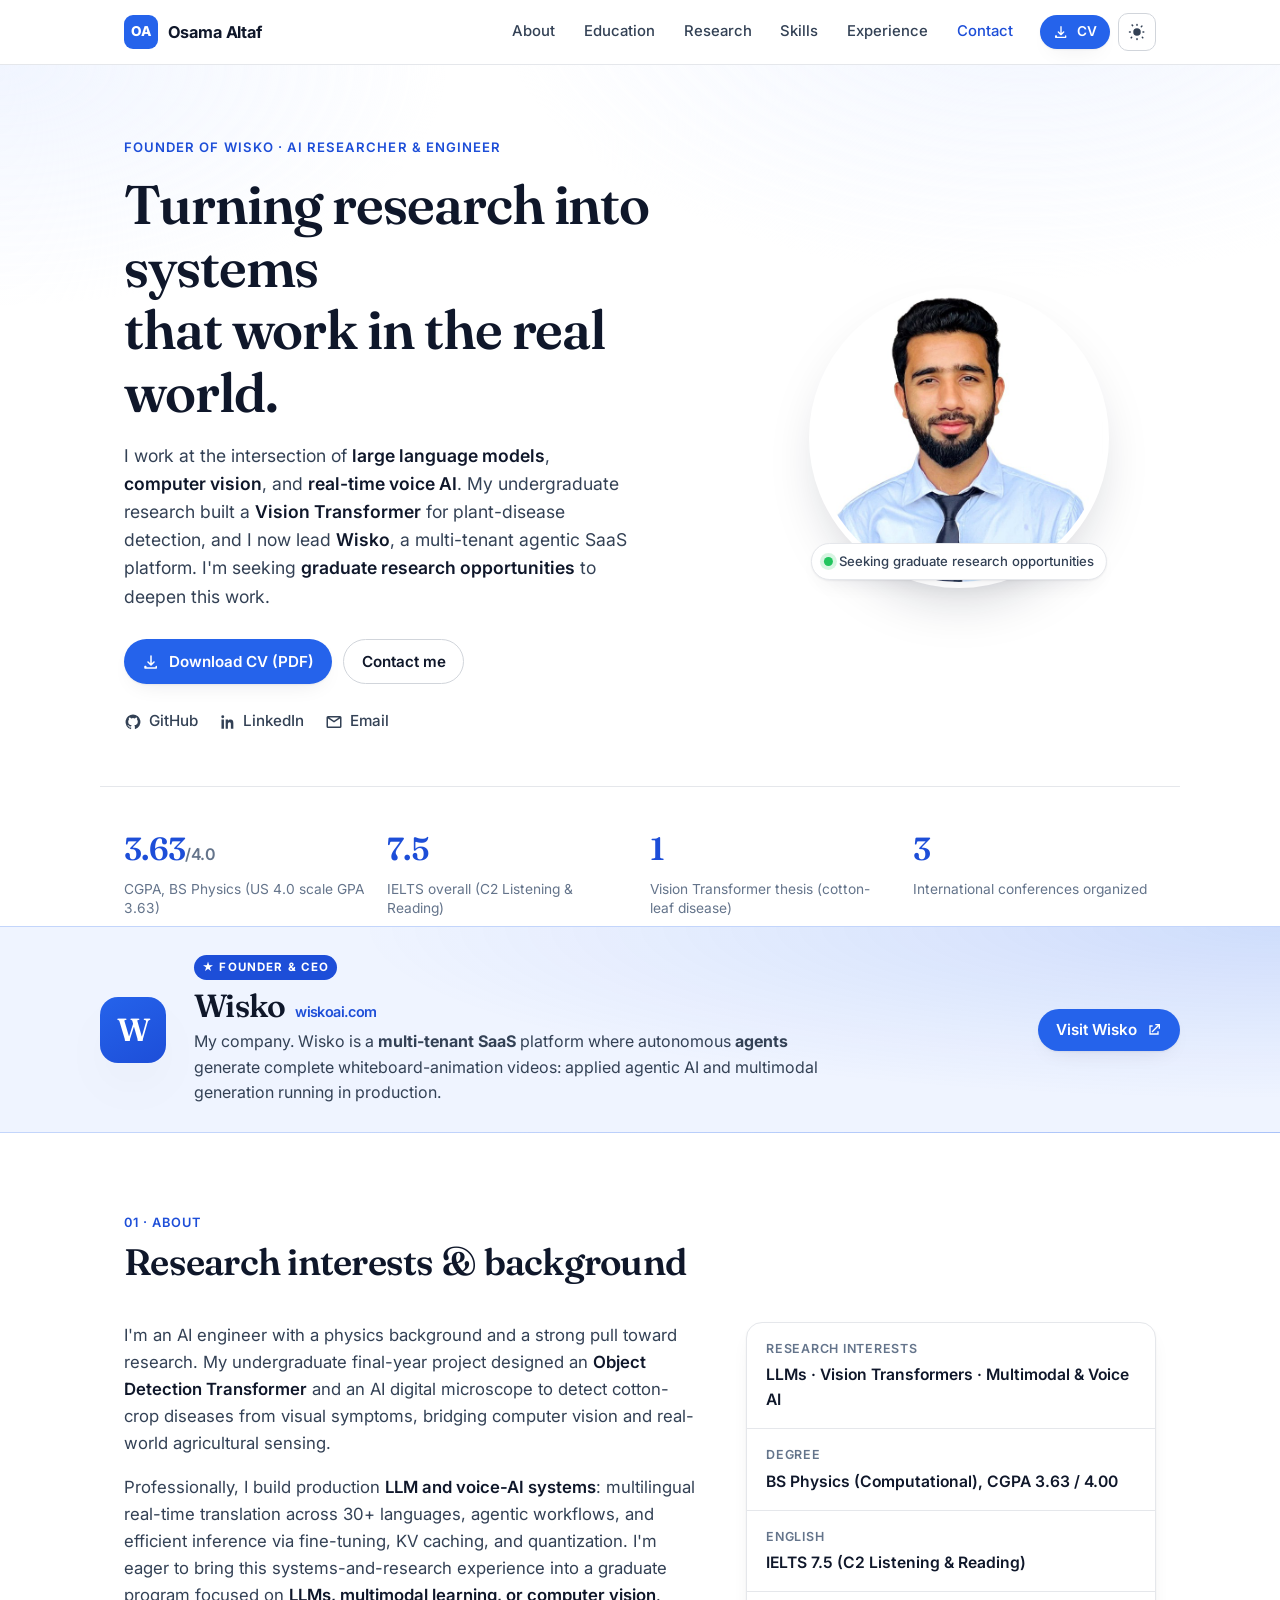
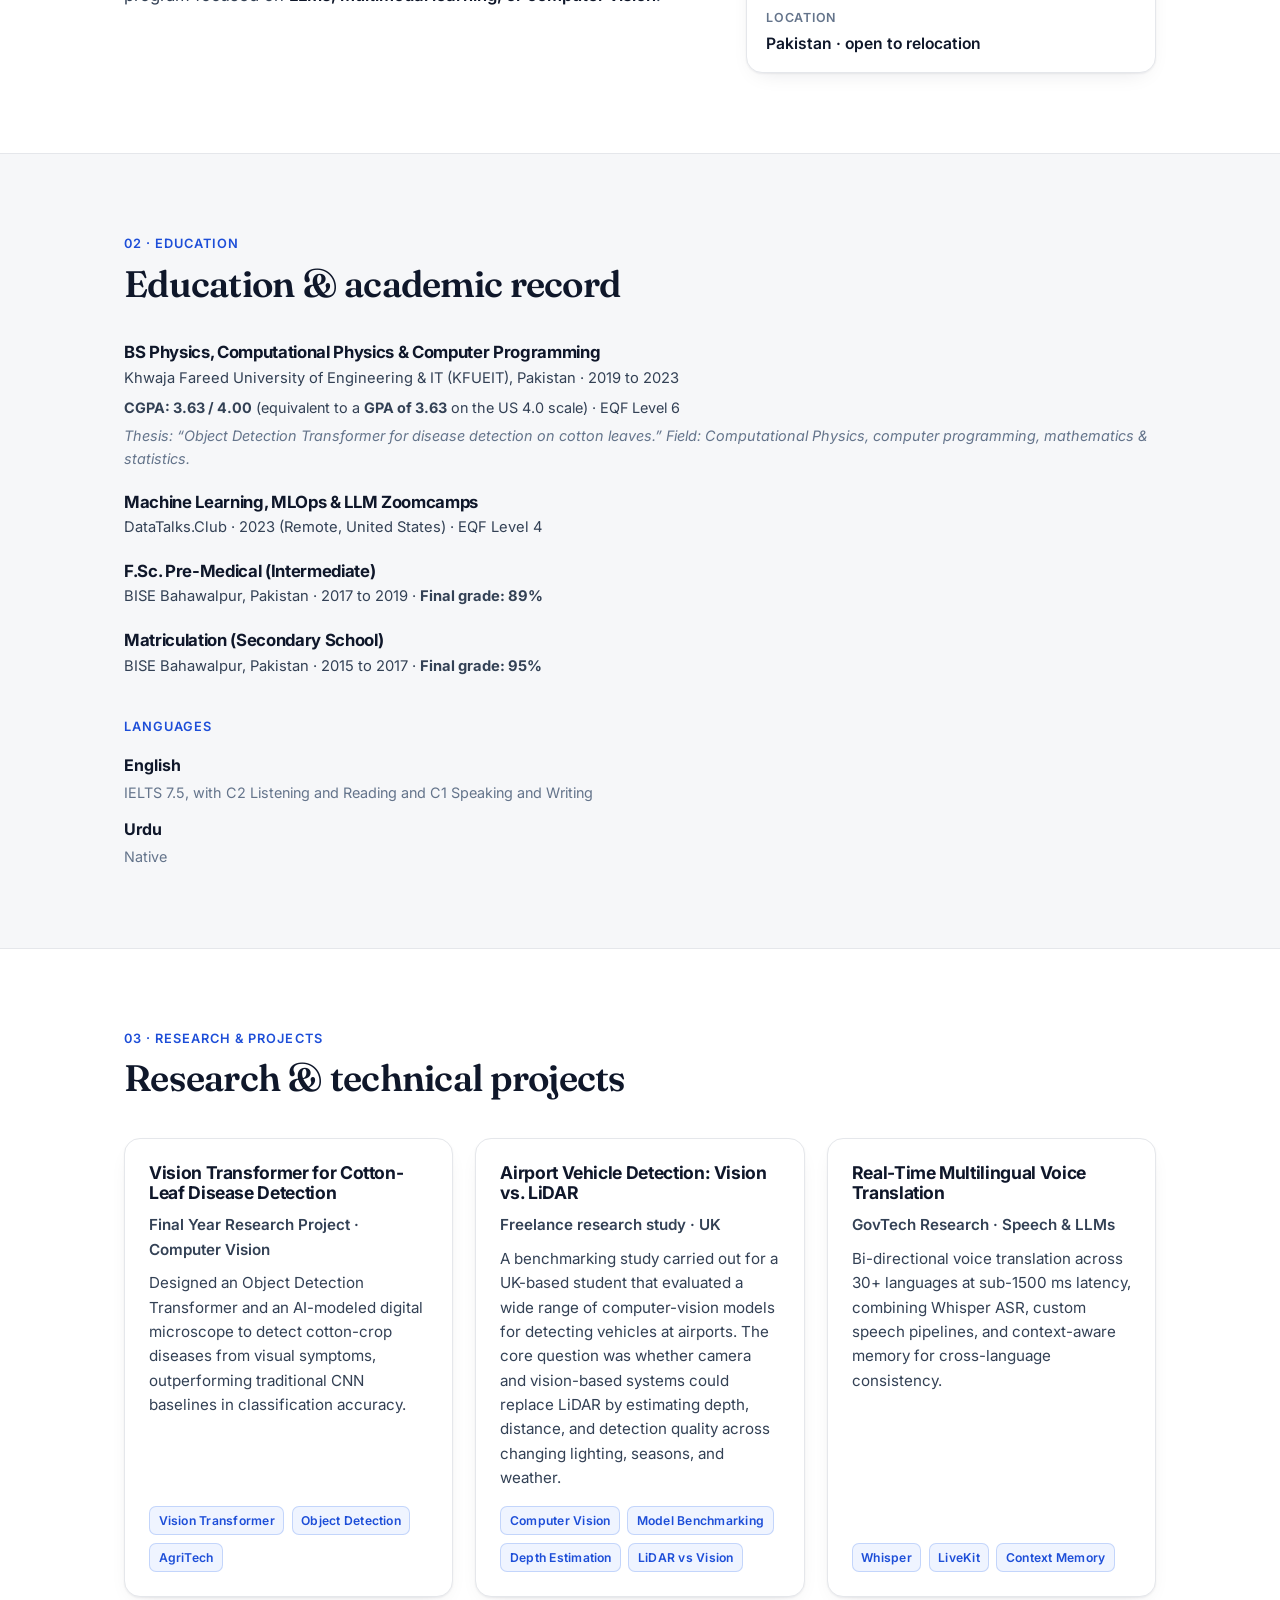
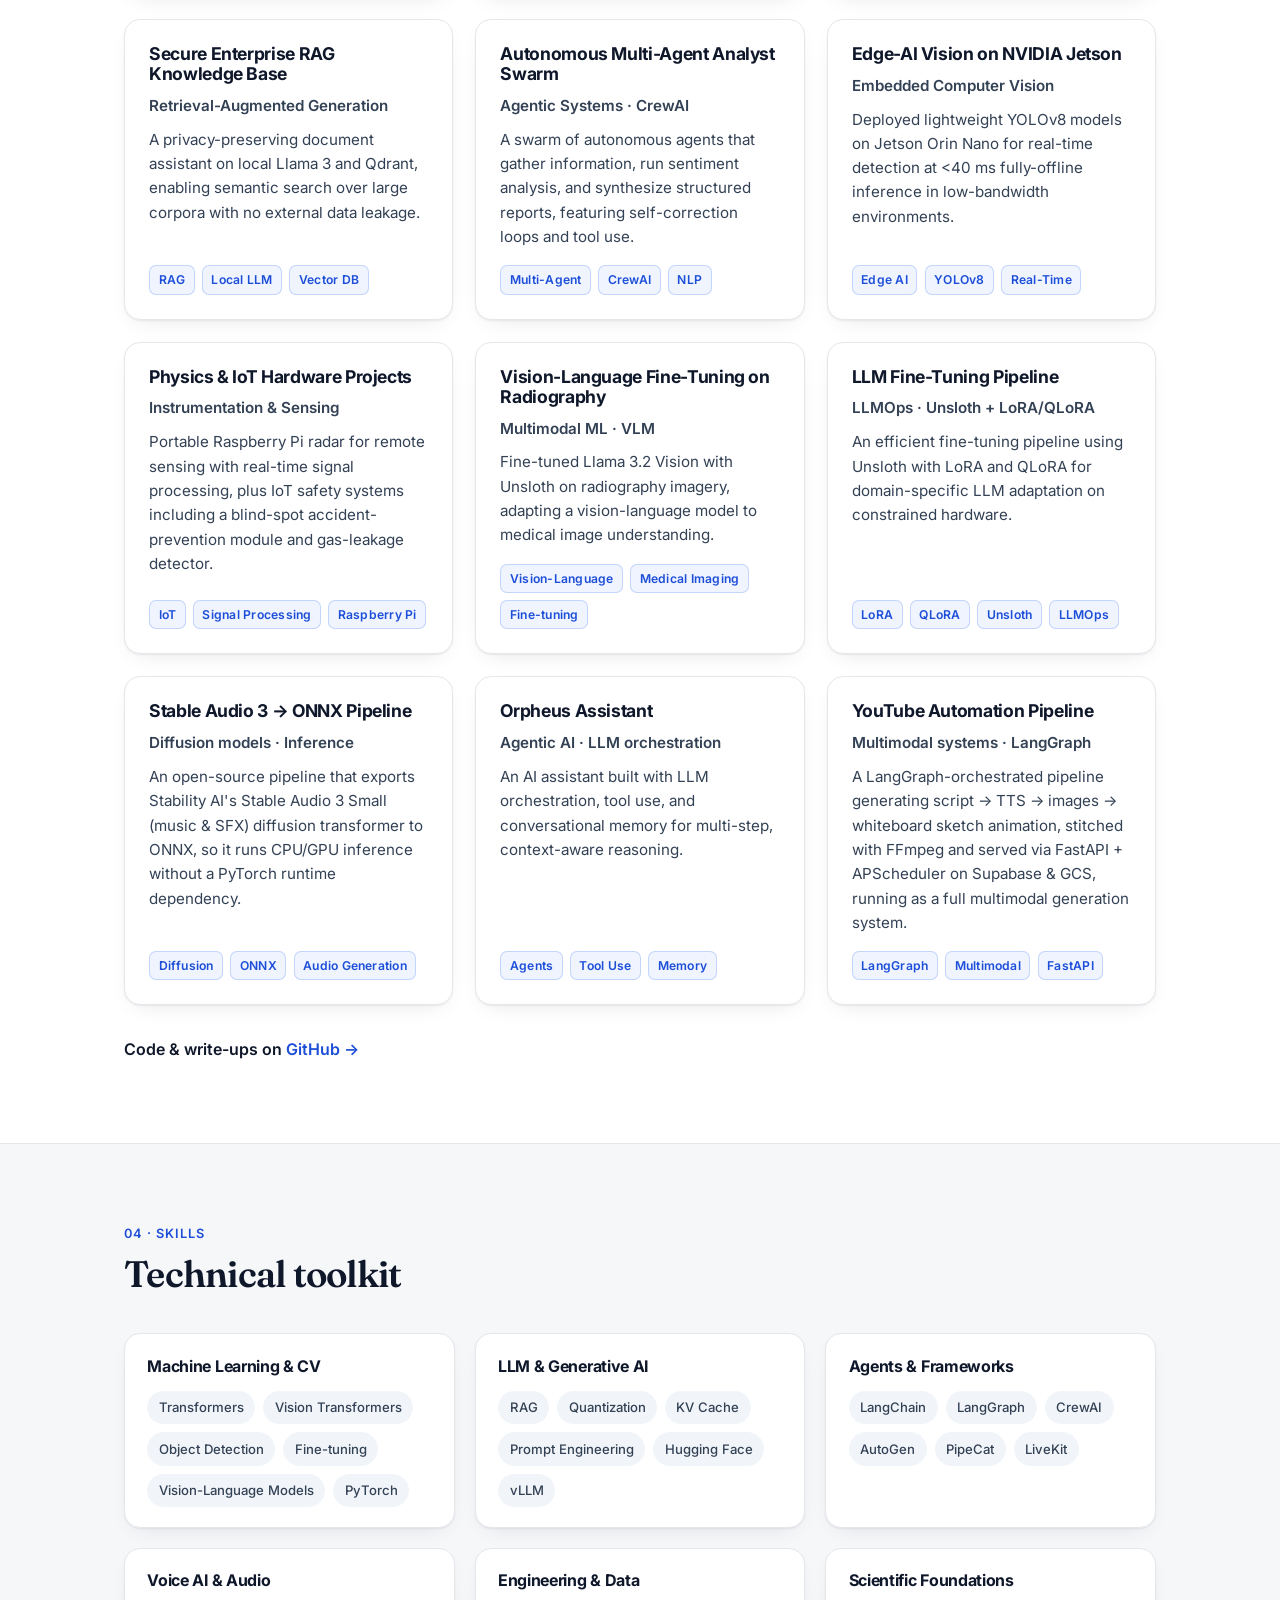
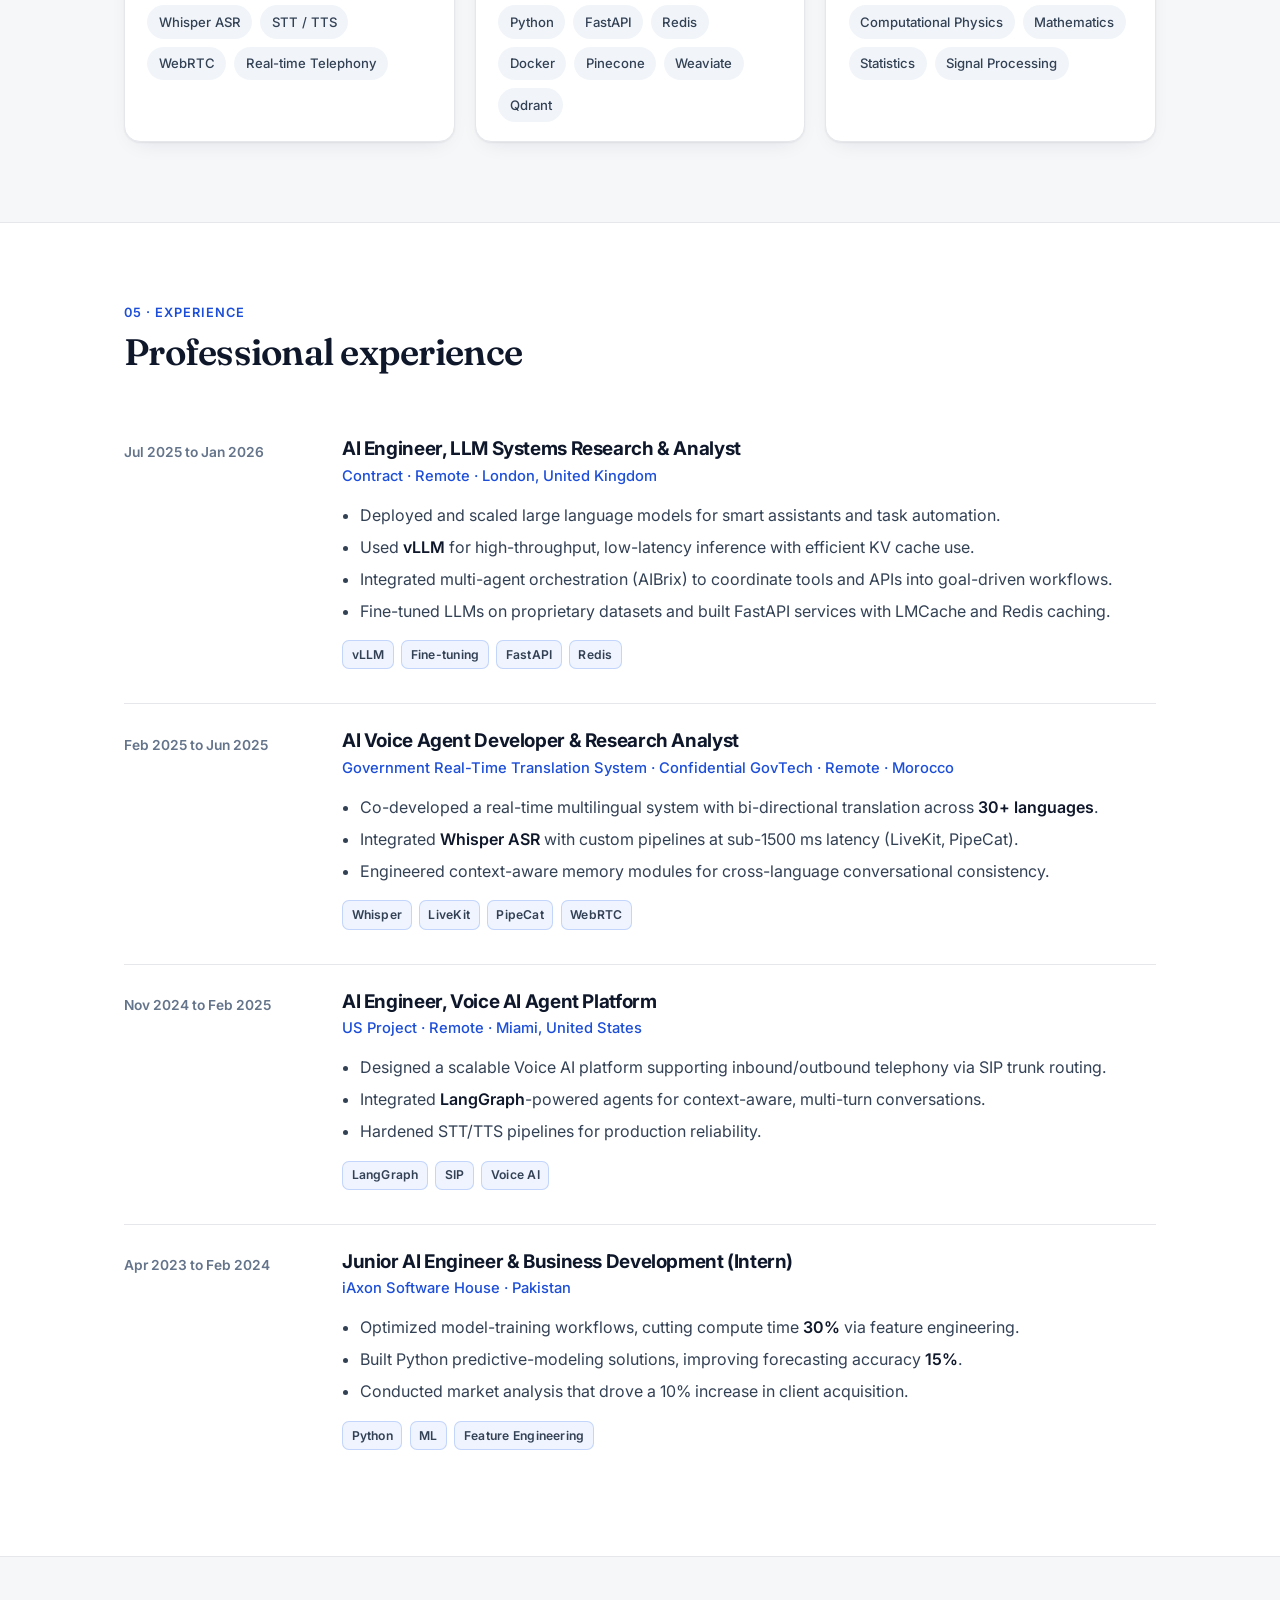
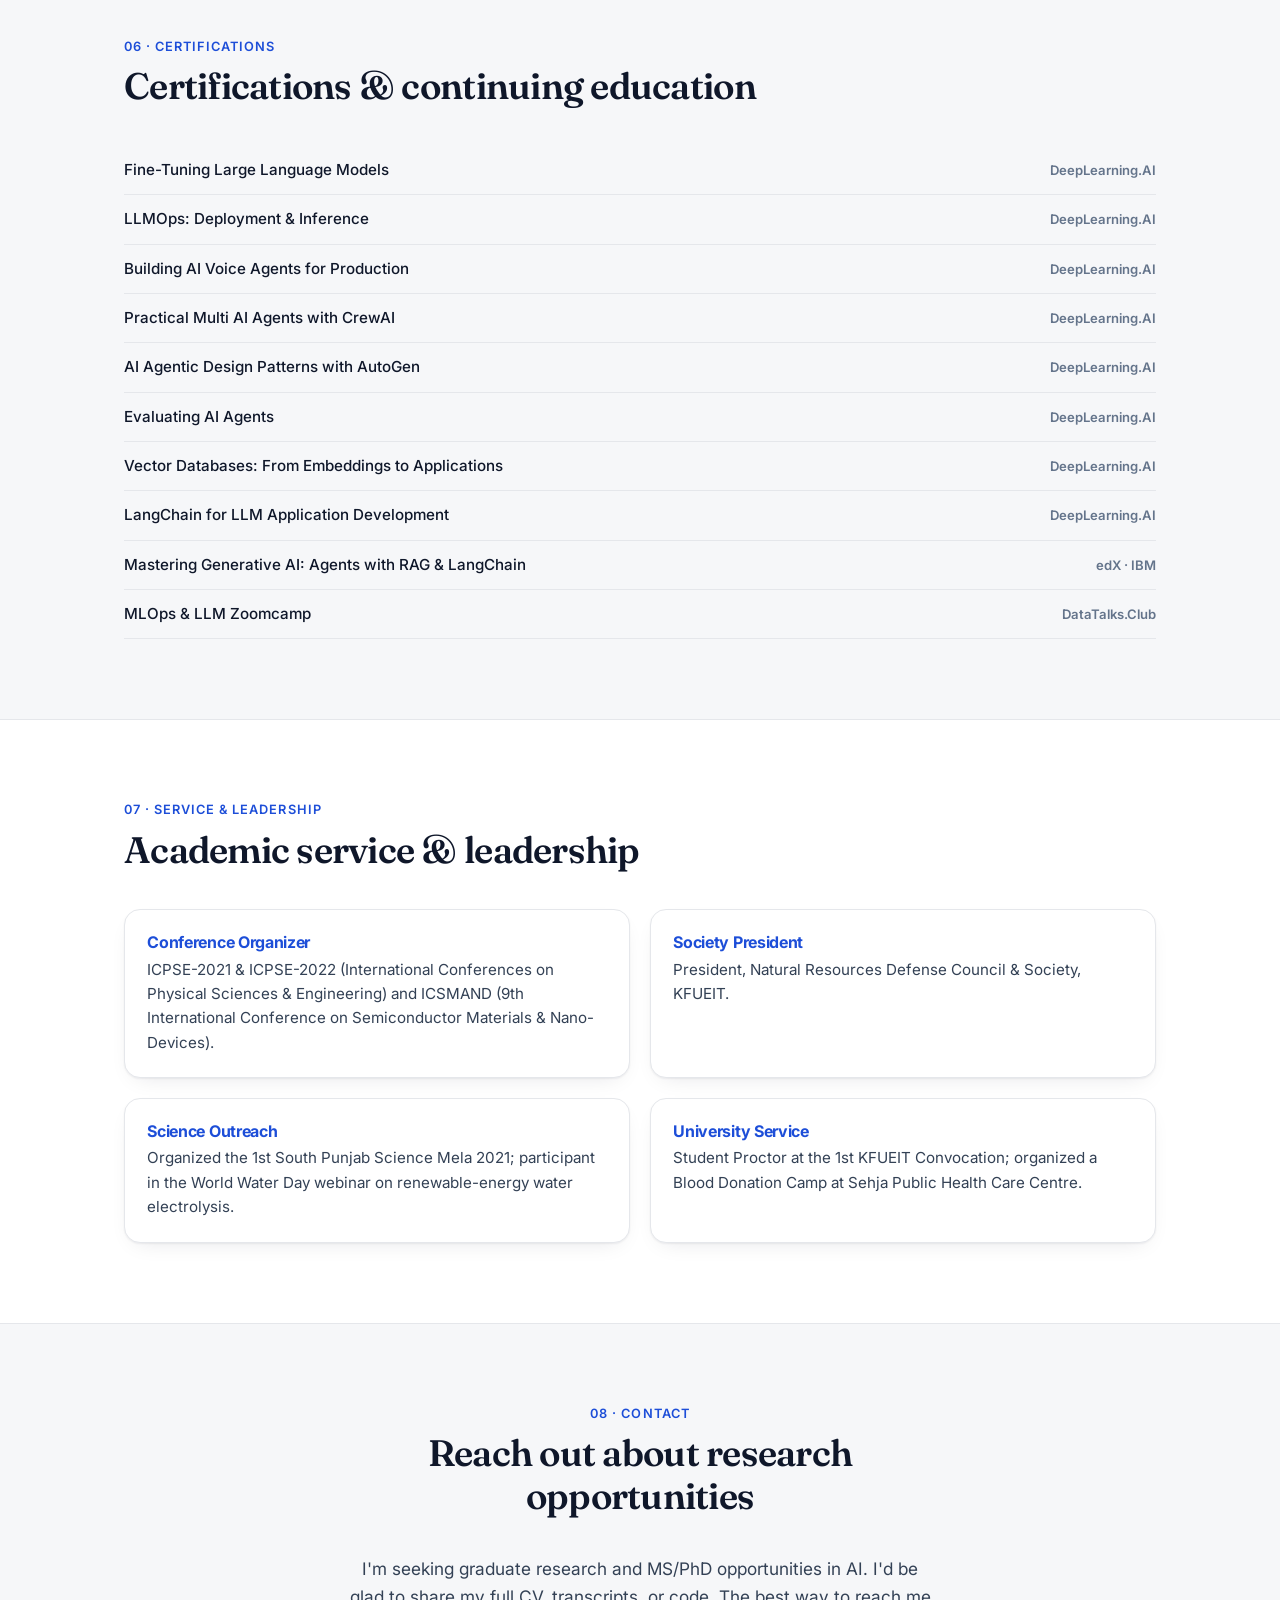
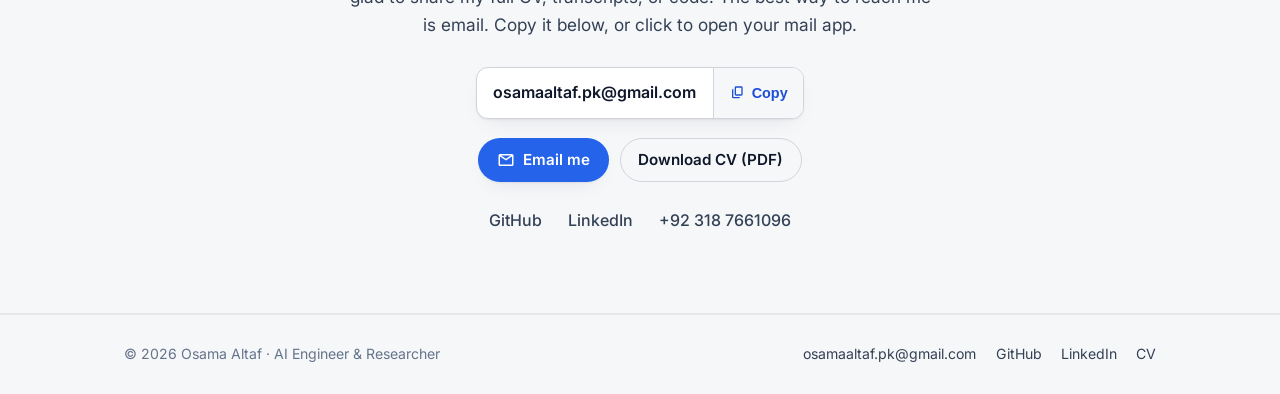
<file: professors/index.html>
<!doctype html>
<html lang="en">
<head>
<meta charset="utf-8" />
<meta name="viewport" content="width=device-width, initial-scale=1" />
<title>Osama Altaf | AI Researcher &amp; Engineer, LLM & Computer Vision</title>
<meta name="description" content="Osama Altaf, AI engineer and aspiring researcher in large language models, computer vision, and voice AI. BS Physics, CGPA 3.63/4.00. Research, projects, and academic CV." />
<meta name="author" content="Osama Altaf" />
<link rel="canonical" href="https://osamaaltaf.vercel.app/professors/" />

<meta property="og:type" content="website" />
<meta property="og:title" content="Osama Altaf, AI Researcher & Engineer" />
<meta property="og:description" content="LLM, computer vision, and voice AI. BS Physics, CGPA 3.63/4.00. Seeking graduate research opportunities." />
<meta property="og:image" content="/assets/osama.jpg" />
<meta name="twitter:card" content="summary" />

<link rel="icon" href="/assets/favicon.ico" sizes="any" />
<link rel="icon" type="image/png" href="/assets/favicon.png" />
<link rel="apple-touch-icon" href="/assets/favicon.png" />

<link rel="preconnect" href="https://fonts.googleapis.com" />
<link rel="preconnect" href="https://fonts.gstatic.com" crossorigin />
<link href="https://fonts.googleapis.com/css2?family=Inter:wght@400;500;600;700;800&family=Fraunces:opsz,wght@9..144,500;9..144,600&display=swap" rel="stylesheet" />
<link rel="stylesheet" href="/styles.css" />

<script type="application/ld+json">
{
  "@context": "https://schema.org",
  "@type": "Person",
  "name": "Osama Altaf",
  "jobTitle": "AI Engineer & Researcher",
  "email": "mailto:osamaaltaf.pk@gmail.com",
  "url": "https://osamaaltaf.vercel.app/professors/",
  "image": "https://osamaaltaf.vercel.app/assets/osama.jpg",
  "sameAs": ["https://www.linkedin.com/in/osamaaltafpk/","https://github.com/osamaaltaf-pk"],
  "knowsAbout": ["Large Language Models","Computer Vision","Vision Transformers","Voice AI","RAG","Machine Learning"],
  "alumniOf": { "@type": "CollegeOrUniversity", "name": "Khwaja Fareed University of Engineering & Information Technology (KFUEIT)" }
}
</script>
</head>
<body>
<a class="skip-link" href="#main">Skip to content</a>

<header class="nav" id="nav">
  <div class="wrap nav-inner">
    <a class="brand" href="#top" aria-label="Osama Altaf home">
      <span class="brand-mark">OA</span>
      <span class="brand-name">Osama Altaf</span>
    </a>
    <nav class="nav-links" aria-label="Primary">
      <a href="#about">About</a>
      <a href="#education">Education</a>
      <a href="#research">Research</a>
      <a href="#skills">Skills</a>
      <a href="#experience">Experience</a>
      <a href="#contact">Contact</a>
    </nav>
    <div class="nav-actions">
      <a class="btn btn-primary btn-sm" href="/Osama_Altaf_Academic_CV.pdf" download>
        <svg viewBox="0 0 24 24" width="16" height="16" aria-hidden="true"><path fill="currentColor" d="M12 3a1 1 0 0 1 1 1v9.59l2.3-2.3a1 1 0 1 1 1.4 1.42l-4 4a1 1 0 0 1-1.4 0l-4-4a1 1 0 1 1 1.4-1.42l2.3 2.3V4a1 1 0 0 1 1-1Zm-7 14a1 1 0 0 1 1 1v1h12v-1a1 1 0 1 1 2 0v2a1 1 0 0 1-1 1H4a1 1 0 0 1-1-1v-2a1 1 0 0 1 1-1Z"/></svg>
        CV
      </a>
      <button class="theme-toggle" id="themeToggle" type="button" aria-label="Toggle dark mode" title="Toggle theme">
        <svg class="i-sun" viewBox="0 0 24 24" width="18" height="18" aria-hidden="true"><path fill="currentColor" d="M12 4a1 1 0 0 1-1-1V2a1 1 0 1 1 2 0v1a1 1 0 0 1-1 1Zm0 16a1 1 0 0 1 1 1v1a1 1 0 1 1-2 0v-1a1 1 0 0 1 1-1ZM4 12a1 1 0 0 1-1 1H2a1 1 0 1 1 0-2h1a1 1 0 0 1 1 1Zm18 0a1 1 0 0 1-1 1h-1a1 1 0 1 1 0-2h1a1 1 0 0 1 1 1ZM5.6 5.6a1 1 0 0 1 0-1.4l-.7-.7a1 1 0 1 1 1.4-1.4l.7.7a1 1 0 0 1-1.4 1.4Zm12.8 12.8a1 1 0 0 1 1.4 0l.7.7a1 1 0 0 1-1.4 1.4l-.7-.7a1 1 0 0 1 0-1.4ZM5.6 18.4a1 1 0 0 1 0 1.4l-.7.7a1 1 0 0 1-1.4-1.4l.7-.7a1 1 0 0 1 1.4 0ZM18.4 5.6a1 1 0 0 1-1.4-1.4l.7-.7a1 1 0 1 1 1.4 1.4l-.7.7ZM12 7a5 5 0 1 0 0 10 5 5 0 0 0 0-10Z"/></svg>
        <svg class="i-moon" viewBox="0 0 24 24" width="18" height="18" aria-hidden="true"><path fill="currentColor" d="M21 12.8A8.5 8.5 0 0 1 11.2 3a1 1 0 0 0-1.3-1.2A9.5 9.5 0 1 0 22.2 14a1 1 0 0 0-1.2-1.2Z"/></svg>
      </button>
    </div>
    <button class="menu-btn" id="menuBtn" type="button" aria-label="Open menu" aria-expanded="false">
      <span></span><span></span><span></span>
    </button>
  </div>
</header>

<main id="main">
<span id="top"></span>

<!-- HERO -->
<section class="hero">
  <div class="wrap hero-inner">
    <div class="hero-text">
      <p class="eyebrow">Founder of Wisko · AI Researcher &amp; Engineer</p>
      <h1>Turning research into systems<br />that work in the real world.</h1>
      <p class="lede">
        I work at the intersection of <strong>large language models</strong>, <strong>computer
        vision</strong>, and <strong>real-time voice AI</strong>. My undergraduate research built a
        <strong>Vision Transformer</strong> for plant-disease detection, and I now lead
        <strong>Wisko</strong>, a multi-tenant agentic SaaS platform. I'm seeking
        <strong>graduate research opportunities</strong> to deepen this work.
      </p>
      <div class="hero-actions">
        <a class="btn btn-primary" href="/Osama_Altaf_Academic_CV.pdf" download>
          <svg viewBox="0 0 24 24" width="18" height="18" aria-hidden="true"><path fill="currentColor" d="M12 3a1 1 0 0 1 1 1v9.59l2.3-2.3a1 1 0 1 1 1.4 1.42l-4 4a1 1 0 0 1-1.4 0l-4-4a1 1 0 1 1 1.4-1.42l2.3 2.3V4a1 1 0 0 1 1-1Zm-7 14a1 1 0 0 1 1 1v1h12v-1a1 1 0 1 1 2 0v2a1 1 0 0 1-1 1H4a1 1 0 0 1-1-1v-2a1 1 0 0 1 1-1Z"/></svg>
          Download CV (PDF)
        </a>
        <a class="btn btn-ghost" href="#contact">Contact me</a>
      </div>
      <ul class="hero-links" aria-label="Profiles and contact">
        <li><a href="https://github.com/osamaaltaf-pk" target="_blank" rel="noopener">
          <svg viewBox="0 0 24 24" width="18" height="18" aria-hidden="true"><path fill="currentColor" d="M12 2a10 10 0 0 0-3.16 19.49c.5.09.68-.22.68-.48v-1.7c-2.78.6-3.37-1.34-3.37-1.34-.45-1.16-1.11-1.47-1.11-1.47-.91-.62.07-.6.07-.6 1 .07 1.53 1.03 1.53 1.03.89 1.53 2.34 1.09 2.91.83.09-.65.35-1.09.63-1.34-2.22-.25-4.56-1.11-4.56-4.94 0-1.09.39-1.98 1.03-2.68-.1-.25-.45-1.27.1-2.65 0 0 .84-.27 2.75 1.02a9.5 9.5 0 0 1 5 0c1.91-1.29 2.75-1.02 2.75-1.02.55 1.38.2 2.4.1 2.65.64.7 1.03 1.59 1.03 2.68 0 3.84-2.34 4.68-4.57 4.93.36.31.68.92.68 1.85v2.74c0 .27.18.58.69.48A10 10 0 0 0 12 2Z"/></svg>
          GitHub</a></li>
        <li><a href="https://www.linkedin.com/in/osamaaltafpk/" target="_blank" rel="noopener">
          <svg viewBox="0 0 24 24" width="18" height="18" aria-hidden="true"><path fill="currentColor" d="M6.94 5A1.94 1.94 0 1 1 3.06 5a1.94 1.94 0 0 1 3.88 0ZM3.3 8.5h3.3V21H3.3V8.5Zm5.6 0h3.16v1.71h.05c.44-.83 1.5-1.71 3.1-1.71 3.31 0 3.92 2.18 3.92 5.02V21h-3.3v-5.55c0-1.32-.03-3.02-1.84-3.02-1.84 0-2.12 1.44-2.12 2.92V21H8.9V8.5Z"/></svg>
          LinkedIn</a></li>
        <li><a href="mailto:osamaaltaf.pk@gmail.com">
          <svg viewBox="0 0 24 24" width="18" height="18" aria-hidden="true"><path fill="currentColor" d="M4 4h16a2 2 0 0 1 2 2v12a2 2 0 0 1-2 2H4a2 2 0 0 1-2-2V6a2 2 0 0 1 2-2Zm0 3.24V18h16V7.24l-8 5.33-8-5.33ZM18.4 6H5.6L12 10.27 18.4 6Z"/></svg>
          Email</a></li>
      </ul>
    </div>
    <div class="hero-photo">
      <img src="/assets/osama.jpg" srcset="/assets/osama.jpg 640w, /assets/osama@2x.jpg 900w" sizes="(max-width:640px) 200px, 300px" width="300" height="300" alt="Portrait of Osama Altaf" fetchpriority="high" />
      <div class="hero-badge">
        <span class="dot"></span> Seeking graduate research opportunities
      </div>
    </div>
  </div>

  <div class="wrap stats">
    <div class="stat"><span class="stat-n">3.63<span style="font-size:1rem;color:var(--muted);font-family:var(--font)">/4.0</span></span><span class="stat-l">CGPA, BS Physics (US 4.0 scale GPA 3.63)</span></div>
    <div class="stat"><span class="stat-n">7.5</span><span class="stat-l">IELTS overall (C2 Listening &amp; Reading)</span></div>
    <div class="stat"><span class="stat-n">1</span><span class="stat-l">Vision Transformer thesis (cotton-leaf disease)</span></div>
    <div class="stat"><span class="stat-n">3</span><span class="stat-l">International conferences organized</span></div>
  </div>
</section>

<!-- FLAGSHIP: Founder product -->
<section class="flagship">
  <div class="wrap flagship-inner">
    <div class="flagship-logo">W</div>
    <div class="flagship-body">
      <span class="flagship-eyebrow">★ Founder &amp; CEO</span>
      <h2>Wisko <span class="tld">wiskoai.com</span></h2>
      <p>My company. Wisko is a <strong>multi-tenant SaaS</strong> platform where autonomous <strong>agents</strong> generate complete whiteboard-animation videos: applied agentic AI and multimodal generation running in production.</p>
    </div>
    <div class="flagship-cta">
      <a class="btn btn-primary" href="https://wiskoai.com" target="_blank" rel="noopener">
        Visit Wisko
        <svg viewBox="0 0 24 24" width="16" height="16" aria-hidden="true"><path fill="currentColor" d="M14 3h7v7h-2V6.4l-9.3 9.3-1.4-1.4L17.6 5H14V3ZM5 5h5v2H7v10h10v-3h2v5H5V5Z"/></svg>
      </a>
    </div>
  </div>
</section>

<!-- ABOUT -->
<section id="about" class="section">
  <div class="wrap">
    <p class="kicker">01 · About</p>
    <h2 class="section-title">Research interests &amp; background</h2>
    <div class="about-grid">
      <div class="about-lead">
        <p>
          I'm an AI engineer with a physics background and a strong pull toward research. My
          undergraduate final-year project designed an <strong>Object Detection Transformer</strong>
          and an AI digital microscope to detect cotton-crop diseases from visual symptoms,
          bridging computer vision and real-world agricultural sensing.
        </p>
        <p>
          Professionally, I build production <strong>LLM and voice-AI systems</strong>: multilingual
          real-time translation across 30+ languages, agentic workflows, and efficient inference via
          fine-tuning, KV caching, and quantization. I'm eager to bring this systems-and-research
          experience into a graduate program focused on <strong>LLMs, multimodal learning, or
          computer vision</strong>.
        </p>
      </div>
      <ul class="about-facts">
        <li><span>Research interests</span><strong>LLMs · Vision Transformers · Multimodal &amp; Voice AI</strong></li>
        <li><span>Degree</span><strong>BS Physics (Computational), CGPA 3.63 / 4.00</strong></li>
        <li><span>English</span><strong>IELTS 7.5 (C2 Listening &amp; Reading)</strong></li>
        <li><span>Location</span><strong>Pakistan · open to relocation</strong></li>
      </ul>
    </div>
  </div>
</section>

<!-- EDUCATION -->
<section id="education" class="section section-alt">
  <div class="wrap">
    <p class="kicker">02 · Education</p>
    <h2 class="section-title">Education &amp; academic record</h2>
    <div class="edu-list">
      <div class="edu-item">
        <h3>BS Physics, Computational Physics &amp; Computer Programming</h3>
        <p class="edu-meta">Khwaja Fareed University of Engineering &amp; IT (KFUEIT), Pakistan · 2019 to 2023</p>
        <p class="edu-note" style="font-style:normal;color:var(--ink-soft)"><strong>CGPA: 3.63 / 4.00</strong> (equivalent to a <strong>GPA of 3.63</strong> on the US 4.0 scale) · EQF Level 6</p>
        <p class="edu-note">Thesis: “Object Detection Transformer for disease detection on cotton leaves.” Field: Computational Physics, computer programming, mathematics &amp; statistics.</p>
      </div>
      <div class="edu-item">
        <h3>Machine Learning, MLOps &amp; LLM Zoomcamps</h3>
        <p class="edu-meta">DataTalks.Club · 2023 (Remote, United States) · EQF Level 4</p>
      </div>
      <div class="edu-item">
        <h3>F.Sc. Pre-Medical (Intermediate)</h3>
        <p class="edu-meta">BISE Bahawalpur, Pakistan · 2017 to 2019 · <strong>Final grade: 89%</strong></p>
      </div>
      <div class="edu-item">
        <h3>Matriculation (Secondary School)</h3>
        <p class="edu-meta">BISE Bahawalpur, Pakistan · 2015 to 2017 · <strong>Final grade: 95%</strong></p>
      </div>
    </div>

    <p class="kicker" style="margin-top:2.4rem">Languages</p>
    <div class="lang-list">
      <div class="lang"><strong>English</strong><span>IELTS 7.5, with C2 Listening and Reading and C1 Speaking and Writing</span></div>
      <div class="lang"><strong>Urdu</strong><span>Native</span></div>
    </div>
  </div>
</section>

<!-- RESEARCH & PROJECTS -->
<section id="research" class="section">
  <div class="wrap">
    <p class="kicker">03 · Research &amp; Projects</p>
    <h2 class="section-title">Research &amp; technical projects</h2>
    <div class="projects-grid">

      <article class="project">
        <h3>Vision Transformer for Cotton-Leaf Disease Detection</h3>
        <p class="project-sub">Final Year Research Project · Computer Vision</p>
        <p>Designed an Object Detection Transformer and an AI-modeled digital microscope to detect cotton-crop diseases from visual symptoms, outperforming traditional CNN baselines in classification accuracy.</p>
        <ul class="tags"><li>Vision Transformer</li><li>Object Detection</li><li>AgriTech</li></ul>
      </article>

      <article class="project">
        <h3>Airport Vehicle Detection: Vision vs. LiDAR</h3>
        <p class="project-sub">Freelance research study · UK</p>
        <p>A benchmarking study carried out for a UK-based student that evaluated a wide range of computer-vision models for detecting vehicles at airports. The core question was whether camera and vision-based systems could replace LiDAR by estimating depth, distance, and detection quality across changing lighting, seasons, and weather.</p>
        <ul class="tags"><li>Computer Vision</li><li>Model Benchmarking</li><li>Depth Estimation</li><li>LiDAR vs Vision</li></ul>
      </article>

      <article class="project">
        <h3>Real-Time Multilingual Voice Translation</h3>
        <p class="project-sub">GovTech Research · Speech &amp; LLMs</p>
        <p>Bi-directional voice translation across 30+ languages at sub-1500 ms latency, combining Whisper ASR, custom speech pipelines, and context-aware memory for cross-language consistency.</p>
        <ul class="tags"><li>Whisper</li><li>LiveKit</li><li>Context Memory</li></ul>
      </article>

      <article class="project">
        <h3>Secure Enterprise RAG Knowledge Base</h3>
        <p class="project-sub">Retrieval-Augmented Generation</p>
        <p>A privacy-preserving document assistant on local Llama 3 and Qdrant, enabling semantic search over large corpora with no external data leakage.</p>
        <ul class="tags"><li>RAG</li><li>Local LLM</li><li>Vector DB</li></ul>
      </article>

      <article class="project">
        <h3>Autonomous Multi-Agent Analyst Swarm</h3>
        <p class="project-sub">Agentic Systems · CrewAI</p>
        <p>A swarm of autonomous agents that gather information, run sentiment analysis, and synthesize structured reports, featuring self-correction loops and tool use.</p>
        <ul class="tags"><li>Multi-Agent</li><li>CrewAI</li><li>NLP</li></ul>
      </article>

      <article class="project">
        <h3>Edge-AI Vision on NVIDIA Jetson</h3>
        <p class="project-sub">Embedded Computer Vision</p>
        <p>Deployed lightweight YOLOv8 models on Jetson Orin Nano for real-time detection at &lt;40 ms fully-offline inference in low-bandwidth environments.</p>
        <ul class="tags"><li>Edge AI</li><li>YOLOv8</li><li>Real-Time</li></ul>
      </article>

      <article class="project">
        <h3>Physics &amp; IoT Hardware Projects</h3>
        <p class="project-sub">Instrumentation &amp; Sensing</p>
        <p>Portable Raspberry Pi radar for remote sensing with real-time signal processing, plus IoT safety systems including a blind-spot accident-prevention module and gas-leakage detector.</p>
        <ul class="tags"><li>IoT</li><li>Signal Processing</li><li>Raspberry Pi</li></ul>
      </article>

      <!-- ===== Real projects from GitHub ===== -->

      <article class="project">
        <h3>Vision-Language Fine-Tuning on Radiography</h3>
        <p class="project-sub">Multimodal ML · VLM</p>
        <p>Fine-tuned Llama 3.2 Vision with Unsloth on radiography imagery, adapting a vision-language model to medical image understanding.</p>
        <ul class="tags"><li>Vision-Language</li><li>Medical Imaging</li><li>Fine-tuning</li></ul>
      </article>

      <article class="project">
        <h3>LLM Fine-Tuning Pipeline</h3>
        <p class="project-sub">LLMOps · Unsloth + LoRA/QLoRA</p>
        <p>An efficient fine-tuning pipeline using Unsloth with LoRA and QLoRA for domain-specific LLM adaptation on constrained hardware.</p>
        <ul class="tags"><li>LoRA</li><li>QLoRA</li><li>Unsloth</li><li>LLMOps</li></ul>
      </article>

      <article class="project">
        <h3>Stable Audio 3 → ONNX Pipeline</h3>
        <p class="project-sub">Diffusion models · Inference</p>
        <p>An open-source pipeline that exports Stability AI's Stable Audio 3 Small (music &amp; SFX) diffusion transformer to ONNX, so it runs CPU/GPU inference without a PyTorch runtime dependency.</p>
        <ul class="tags"><li>Diffusion</li><li>ONNX</li><li>Audio Generation</li></ul>
      </article>

      <article class="project">
        <h3>Orpheus Assistant</h3>
        <p class="project-sub">Agentic AI · LLM orchestration</p>
        <p>An AI assistant built with LLM orchestration, tool use, and conversational memory for multi-step, context-aware reasoning.</p>
        <ul class="tags"><li>Agents</li><li>Tool Use</li><li>Memory</li></ul>
      </article>

      <article class="project">
        <h3>YouTube Automation Pipeline</h3>
        <p class="project-sub">Multimodal systems · LangGraph</p>
        <p>A LangGraph-orchestrated pipeline generating script → TTS → images → whiteboard sketch animation, stitched with FFmpeg and served via FastAPI + APScheduler on Supabase &amp; GCS, running as a full multimodal generation system.</p>
        <ul class="tags"><li>LangGraph</li><li>Multimodal</li><li>FastAPI</li></ul>
      </article>

    </div>
    <p class="projects-foot">Code &amp; write-ups on <a href="https://github.com/osamaaltaf-pk" target="_blank" rel="noopener">GitHub →</a></p>
  </div>
</section>

<!-- SKILLS -->
<section id="skills" class="section section-alt">
  <div class="wrap">
    <p class="kicker">04 · Skills</p>
    <h2 class="section-title">Technical toolkit</h2>
    <div class="skills-grid">
      <div class="skill-card">
        <h3>Machine Learning &amp; CV</h3>
        <ul class="chips">
          <li>Transformers</li><li>Vision Transformers</li><li>Object Detection</li>
          <li>Fine-tuning</li><li>Vision-Language Models</li><li>PyTorch</li>
        </ul>
      </div>
      <div class="skill-card">
        <h3>LLM &amp; Generative AI</h3>
        <ul class="chips">
          <li>RAG</li><li>Quantization</li><li>KV Cache</li><li>Prompt Engineering</li>
          <li>Hugging Face</li><li>vLLM</li>
        </ul>
      </div>
      <div class="skill-card">
        <h3>Agents &amp; Frameworks</h3>
        <ul class="chips">
          <li>LangChain</li><li>LangGraph</li><li>CrewAI</li><li>AutoGen</li>
          <li>PipeCat</li><li>LiveKit</li>
        </ul>
      </div>
      <div class="skill-card">
        <h3>Voice AI &amp; Audio</h3>
        <ul class="chips">
          <li>Whisper ASR</li><li>STT / TTS</li><li>WebRTC</li><li>Real-time Telephony</li>
        </ul>
      </div>
      <div class="skill-card">
        <h3>Engineering &amp; Data</h3>
        <ul class="chips">
          <li>Python</li><li>FastAPI</li><li>Redis</li><li>Docker</li>
          <li>Pinecone</li><li>Weaviate</li><li>Qdrant</li>
        </ul>
      </div>
      <div class="skill-card">
        <h3>Scientific Foundations</h3>
        <ul class="chips">
          <li>Computational Physics</li><li>Mathematics</li><li>Statistics</li>
          <li>Signal Processing</li>
        </ul>
      </div>
    </div>
  </div>
</section>

<!-- EXPERIENCE -->
<section id="experience" class="section">
  <div class="wrap">
    <p class="kicker">05 · Experience</p>
    <h2 class="section-title">Professional experience</h2>
    <div class="timeline">

      <article class="job">
        <div class="job-when">Jul 2025 to Jan 2026</div>
        <div class="job-body">
          <h3>AI Engineer, LLM Systems Research &amp; Analyst</h3>
          <p class="job-meta">Contract · Remote · London, United Kingdom</p>
          <ul>
            <li>Deployed and scaled large language models for smart assistants and task automation.</li>
            <li>Used <strong>vLLM</strong> for high-throughput, low-latency inference with efficient KV cache use.</li>
            <li>Integrated multi-agent orchestration (AIBrix) to coordinate tools and APIs into goal-driven workflows.</li>
            <li>Fine-tuned LLMs on proprietary datasets and built FastAPI services with LMCache and Redis caching.</li>
          </ul>
          <ul class="tags"><li>vLLM</li><li>Fine-tuning</li><li>FastAPI</li><li>Redis</li></ul>
        </div>
      </article>

      <article class="job">
        <div class="job-when">Feb 2025 to Jun 2025</div>
        <div class="job-body">
          <h3>AI Voice Agent Developer &amp; Research Analyst</h3>
          <p class="job-meta">Government Real-Time Translation System · Confidential GovTech · Remote · Morocco</p>
          <ul>
            <li>Co-developed a real-time multilingual system with bi-directional translation across <strong>30+ languages</strong>.</li>
            <li>Integrated <strong>Whisper ASR</strong> with custom pipelines at sub-1500 ms latency (LiveKit, PipeCat).</li>
            <li>Engineered context-aware memory modules for cross-language conversational consistency.</li>
          </ul>
          <ul class="tags"><li>Whisper</li><li>LiveKit</li><li>PipeCat</li><li>WebRTC</li></ul>
        </div>
      </article>

      <article class="job">
        <div class="job-when">Nov 2024 to Feb 2025</div>
        <div class="job-body">
          <h3>AI Engineer, Voice AI Agent Platform</h3>
          <p class="job-meta">US Project · Remote · Miami, United States</p>
          <ul>
            <li>Designed a scalable Voice AI platform supporting inbound/outbound telephony via SIP trunk routing.</li>
            <li>Integrated <strong>LangGraph</strong>-powered agents for context-aware, multi-turn conversations.</li>
            <li>Hardened STT/TTS pipelines for production reliability.</li>
          </ul>
          <ul class="tags"><li>LangGraph</li><li>SIP</li><li>Voice AI</li></ul>
        </div>
      </article>

      <article class="job">
        <div class="job-when">Apr 2023 to Feb 2024</div>
        <div class="job-body">
          <h3>Junior AI Engineer &amp; Business Development (Intern)</h3>
          <p class="job-meta">iAxon Software House · Pakistan</p>
          <ul>
            <li>Optimized model-training workflows, cutting compute time <strong>30%</strong> via feature engineering.</li>
            <li>Built Python predictive-modeling solutions, improving forecasting accuracy <strong>15%</strong>.</li>
            <li>Conducted market analysis that drove a 10% increase in client acquisition.</li>
          </ul>
          <ul class="tags"><li>Python</li><li>ML</li><li>Feature Engineering</li></ul>
        </div>
      </article>

    </div>
  </div>
</section>

<!-- CERTIFICATIONS -->
<section class="section section-alt">
  <div class="wrap">
    <p class="kicker">06 · Certifications</p>
    <h2 class="section-title">Certifications &amp; continuing education</h2>
    <ul class="cert-list">
      <li><span>Fine-Tuning Large Language Models</span><em>DeepLearning.AI</em></li>
      <li><span>LLMOps: Deployment &amp; Inference</span><em>DeepLearning.AI</em></li>
      <li><span>Building AI Voice Agents for Production</span><em>DeepLearning.AI</em></li>
      <li><span>Practical Multi AI Agents with CrewAI</span><em>DeepLearning.AI</em></li>
      <li><span>AI Agentic Design Patterns with AutoGen</span><em>DeepLearning.AI</em></li>
      <li><span>Evaluating AI Agents</span><em>DeepLearning.AI</em></li>
      <li><span>Vector Databases: From Embeddings to Applications</span><em>DeepLearning.AI</em></li>
      <li><span>LangChain for LLM Application Development</span><em>DeepLearning.AI</em></li>
      <li><span>Mastering Generative AI: Agents with RAG &amp; LangChain</span><em>edX · IBM</em></li>
      <li><span>MLOps &amp; LLM Zoomcamp</span><em>DataTalks.Club</em></li>
    </ul>
  </div>
</section>

<!-- ACADEMIC SERVICE -->
<section class="section">
  <div class="wrap">
    <p class="kicker">07 · Service &amp; Leadership</p>
    <h2 class="section-title">Academic service &amp; leadership</h2>
    <div class="lead-grid">
      <div class="lead-item"><h3>Conference Organizer</h3><p>ICPSE-2021 &amp; ICPSE-2022 (International Conferences on Physical Sciences &amp; Engineering) and ICSMAND (9th International Conference on Semiconductor Materials &amp; Nano-Devices).</p></div>
      <div class="lead-item"><h3>Society President</h3><p>President, Natural Resources Defense Council &amp; Society, KFUEIT.</p></div>
      <div class="lead-item"><h3>Science Outreach</h3><p>Organized the 1st South Punjab Science Mela 2021; participant in the World Water Day webinar on renewable-energy water electrolysis.</p></div>
      <div class="lead-item"><h3>University Service</h3><p>Student Proctor at the 1st KFUEIT Convocation; organized a Blood Donation Camp at Sehja Public Health Care Centre.</p></div>
    </div>
  </div>
</section>

<!-- CONTACT -->
<section id="contact" class="section section-alt">
  <div class="wrap contact-wrap">
    <p class="kicker">08 · Contact</p>
    <h2 class="section-title">Reach out about research opportunities</h2>
    <p class="contact-lede">I'm seeking graduate research and MS/PhD opportunities in AI. I'd be glad to share my full CV, transcripts, or code. The best way to reach me is email. Copy it below, or click to open your mail app.</p>
    <div class="copybox">
      <code id="email">osamaaltaf.pk@gmail.com</code>
      <button type="button" data-copy="osamaaltaf.pk@gmail.com" data-copy-label="Email copied">
        <svg viewBox="0 0 24 24" width="16" height="16" aria-hidden="true"><path fill="currentColor" d="M9 2a2 2 0 0 0-2 2v10a2 2 0 0 0 2 2h8a2 2 0 0 0 2-2V4a2 2 0 0 0-2-2H9Zm0 2h8v10H9V4ZM5 6a2 2 0 0 0-2 2v10a2 2 0 0 0 2 2h8a2 2 0 0 0 2-2h-2v0H5V8h0V6Z"/></svg>
        Copy
      </button>
    </div>
    <div class="contact-actions">
      <a class="btn btn-primary" href="mailto:osamaaltaf.pk@gmail.com?subject=Graduate%20research%20inquiry%20from%20Osama%20Altaf">
        <svg viewBox="0 0 24 24" width="18" height="18" aria-hidden="true"><path fill="currentColor" d="M4 4h16a2 2 0 0 1 2 2v12a2 2 0 0 1-2 2H4a2 2 0 0 1-2-2V6a2 2 0 0 1 2-2Zm0 3.24V18h16V7.24l-8 5.33-8-5.33ZM18.4 6H5.6L12 10.27 18.4 6Z"/></svg>
        Email me
      </a>
      <a class="btn btn-ghost" href="/Osama_Altaf_Academic_CV.pdf" download>Download CV (PDF)</a>
    </div>
    <ul class="contact-links">
      <li><a href="https://github.com/osamaaltaf-pk" target="_blank" rel="noopener">GitHub</a></li>
      <li><a href="https://www.linkedin.com/in/osamaaltafpk/" target="_blank" rel="noopener">LinkedIn</a></li>
      <li><a href="tel:+923187661096">+92 318 7661096</a></li>
    </ul>
  </div>
</section>

</main>

<footer class="footer">
  <div class="wrap footer-inner">
    <span>© <span id="year"></span> Osama Altaf · AI Engineer &amp; Researcher</span>
    <span class="footer-links">
      <a href="mailto:osamaaltaf.pk@gmail.com">osamaaltaf.pk@gmail.com</a>
      <a href="https://github.com/osamaaltaf-pk" target="_blank" rel="noopener">GitHub</a>
      <a href="https://www.linkedin.com/in/osamaaltafpk/" target="_blank" rel="noopener">LinkedIn</a>
      <a href="/Osama_Altaf_Academic_CV.pdf" download>CV</a>
    </span>
  </div>
</footer>

<script src="/script.js"></script>
</body>
</html>
</file>
<file: styles.css>
/* ============================================================
   Osama Altaf — personal site
   Design: clean, credible, US academic/industry. Light + dark.
   ============================================================ */

:root{
  --bg:            #ffffff;
  --bg-alt:        #f6f7f9;
  --surface:       #ffffff;
  --ink:           #0f172a;
  --ink-soft:      #334155;
  --muted:         #64748b;
  --line:          #e5e7eb;
  --line-strong:   #d1d5db;
  --accent:        #2563eb;
  --accent-ink:    #1d4ed8;
  --accent-soft:   #eff4ff;
  --chip-bg:       #f1f5f9;
  --chip-ink:      #334155;
  --shadow:        0 1px 2px rgba(15,23,42,.06), 0 8px 24px -12px rgba(15,23,42,.14);
  --shadow-lg:     0 24px 60px -24px rgba(15,23,42,.28);
  --radius:        16px;
  --radius-sm:     10px;
  --wrap:          1080px;
  --font:          "Inter", system-ui, -apple-system, Segoe UI, Roboto, Helvetica, Arial, sans-serif;
  --serif:         "Fraunces", Georgia, "Times New Roman", serif;
}

:root[data-theme="dark"]{
  --bg:            #0b1120;
  --bg-alt:        #0f172a;
  --surface:       #111a2e;
  --ink:           #f1f5f9;
  --ink-soft:      #cbd5e1;
  --muted:         #94a3b8;
  --line:          #1e293b;
  --line-strong:   #273449;
  --accent:        #60a5fa;
  --accent-ink:    #93c5fd;
  --accent-soft:   #16233c;
  --chip-bg:       #172136;
  --chip-ink:      #cbd5e1;
  --shadow:        0 1px 2px rgba(0,0,0,.4), 0 10px 30px -14px rgba(0,0,0,.6);
  --shadow-lg:     0 30px 70px -28px rgba(0,0,0,.7);
}

*,*::before,*::after{ box-sizing:border-box; }
html{ scroll-behavior:smooth; scroll-padding-top:78px; -webkit-text-size-adjust:100%; }
body{
  margin:0; background:var(--bg); color:var(--ink);
  font-family:var(--font); font-size:16px; line-height:1.6;
  -webkit-font-smoothing:antialiased; text-rendering:optimizeLegibility;
}
@media (prefers-reduced-motion: reduce){ html{ scroll-behavior:auto; } *{ transition:none !important; } }

a{ color:var(--accent-ink); text-decoration:none; }
a:hover{ text-decoration:underline; }
img{ max-width:100%; display:block; }
h1,h2,h3{ line-height:1.15; letter-spacing:-.02em; margin:0; }

.wrap{ width:100%; max-width:var(--wrap); margin-inline:auto; padding-inline:24px; }

.skip-link{
  position:absolute; left:-999px; top:0; z-index:200;
  background:var(--accent); color:#fff; padding:10px 16px; border-radius:0 0 8px 0;
}
.skip-link:focus{ left:0; }

/* ---------- buttons ---------- */
.btn{
  display:inline-flex; align-items:center; gap:.55em;
  font-weight:600; font-size:.95rem; line-height:1;
  padding:.8em 1.15em; border-radius:999px; border:1px solid transparent;
  cursor:pointer; transition:transform .15s ease, box-shadow .2s ease, background .2s ease, border-color .2s ease;
  white-space:nowrap;
}
.btn:hover{ text-decoration:none; transform:translateY(-1px); }
.btn-sm{ padding:.6em .9em; font-size:.85rem; }
.btn-primary{ background:var(--accent); color:#fff; box-shadow:var(--shadow); }
.btn-primary:hover{ background:var(--accent-ink); color:#fff; }
.btn-ghost{ background:transparent; color:var(--ink); border-color:var(--line-strong); }
.btn-ghost:hover{ border-color:var(--accent); color:var(--accent-ink); }

/* ---------- nav ---------- */
.nav{
  position:sticky; top:0; z-index:100;
  background:color-mix(in srgb, var(--bg) 82%, transparent);
  backdrop-filter:saturate(180%) blur(12px);
  border-bottom:1px solid var(--line);
}
.nav-inner{ display:flex; align-items:center; gap:1rem; height:64px; }
.brand{ display:flex; align-items:center; gap:.6rem; color:var(--ink); font-weight:700; }
.brand:hover{ text-decoration:none; }
.brand-mark{
  display:grid; place-items:center; width:34px; height:34px; border-radius:9px;
  background:var(--accent); color:#fff; font-size:.85rem; font-weight:800; letter-spacing:.02em;
}
.brand-name{ font-size:1.02rem; letter-spacing:-.01em; }
.nav-links{ display:flex; gap:.4rem; margin-left:auto; }
.nav-links a{
  color:var(--ink-soft); font-weight:500; font-size:.93rem;
  padding:.5rem .7rem; border-radius:8px; transition:color .15s, background .15s;
}
.nav-links a:hover{ color:var(--ink); background:var(--bg-alt); text-decoration:none; }
.nav-links a.active{ color:var(--accent-ink); }
.nav-actions{ display:flex; align-items:center; gap:.5rem; }

.theme-toggle{
  display:grid; place-items:center; width:38px; height:38px;
  border-radius:10px; border:1px solid var(--line-strong); background:var(--surface);
  color:var(--ink-soft); cursor:pointer; transition:border-color .2s, color .2s;
}
.theme-toggle:hover{ border-color:var(--accent); color:var(--accent-ink); }
.theme-toggle .i-moon{ display:none; }
:root[data-theme="dark"] .theme-toggle .i-sun{ display:none; }
:root[data-theme="dark"] .theme-toggle .i-moon{ display:block; }

.menu-btn{
  display:none; flex-direction:column; gap:5px; width:42px; height:42px;
  align-items:center; justify-content:center; border:1px solid var(--line-strong);
  background:var(--surface); border-radius:10px; cursor:pointer;
}
.menu-btn span{ width:18px; height:2px; background:var(--ink); border-radius:2px; transition:.25s; }
.menu-btn[aria-expanded="true"] span:nth-child(1){ transform:translateY(7px) rotate(45deg); }
.menu-btn[aria-expanded="true"] span:nth-child(2){ opacity:0; }
.menu-btn[aria-expanded="true"] span:nth-child(3){ transform:translateY(-7px) rotate(-45deg); }

/* ---------- hero ---------- */
.hero{ padding:72px 0 8px; position:relative; overflow:hidden; }
.hero::before{
  content:""; position:absolute; inset:0; z-index:-1;
  background:
    radial-gradient(60% 50% at 80% -10%, var(--accent-soft), transparent 70%),
    radial-gradient(50% 40% at 0% 0%, var(--accent-soft), transparent 70%);
  opacity:.9;
}
.hero-inner{ display:grid; grid-template-columns:1.35fr .9fr; gap:48px; align-items:center; }
.eyebrow{
  margin:0 0 1rem; font-weight:600; font-size:.82rem; letter-spacing:.08em; text-transform:uppercase;
  color:var(--accent-ink);
}
.hero h1{
  font-family:var(--serif); font-weight:600; font-size:clamp(2.1rem, 5vw, 3.4rem);
  letter-spacing:-.02em; margin-bottom:1.1rem;
}
.lede{ font-size:1.1rem; color:var(--ink-soft); max-width:46ch; margin:0 0 1.8rem; }
.lede strong{ color:var(--ink); font-weight:600; }
.hero-actions{ display:flex; flex-wrap:wrap; gap:.7rem; margin-bottom:1.6rem; }
.hero-links{
  list-style:none; display:flex; flex-wrap:wrap; gap:1.3rem; padding:0; margin:0;
}
.hero-links a{
  display:inline-flex; align-items:center; gap:.45em; color:var(--ink-soft);
  font-weight:500; font-size:.95rem;
}
.hero-links a:hover{ color:var(--accent-ink); text-decoration:none; }

.hero-photo{ position:relative; justify-self:center; }
.hero-photo img{
  width:300px; height:300px; border-radius:50%; object-fit:cover;
  border:6px solid var(--surface); box-shadow:var(--shadow-lg);
  background:var(--bg-alt);
}
.hero-badge{
  position:absolute; bottom:8px; left:50%; transform:translateX(-50%);
  display:inline-flex; align-items:center; gap:.5em; white-space:nowrap;
  background:var(--surface); border:1px solid var(--line);
  padding:.5em .9em; border-radius:999px; font-size:.82rem; font-weight:500;
  color:var(--ink-soft); box-shadow:var(--shadow);
}
.hero-badge .dot{ width:9px; height:9px; border-radius:50%; background:#22c55e; box-shadow:0 0 0 4px rgba(34,197,94,.18); }

/* ---------- flagship (Wisko founder band) ---------- */
.flagship{
  background:
    radial-gradient(120% 140% at 100% 0%, color-mix(in srgb, var(--accent) 16%, transparent), transparent 60%),
    var(--accent-soft);
  border-block:1px solid color-mix(in srgb, var(--accent) 22%, transparent);
}
.flagship-inner{
  display:flex; align-items:center; gap:28px; padding:26px 0;
}
.flagship-logo{
  flex:none; width:66px; height:66px; border-radius:18px; display:grid; place-items:center;
  background:linear-gradient(150deg, var(--accent), var(--accent-ink));
  color:#fff; font-family:var(--serif); font-weight:600; font-size:2rem; letter-spacing:-.02em;
  box-shadow:var(--shadow-lg);
}
.flagship-body{ flex:1 1 auto; min-width:0; }
.flagship-eyebrow{
  display:inline-flex; align-items:center; gap:.5em; margin:0 0 .35rem;
  font-size:.72rem; font-weight:700; letter-spacing:.1em; text-transform:uppercase;
  color:#fff; background:var(--accent-ink); padding:.3em .7em; border-radius:999px;
}
.flagship-body h2{
  font-family:var(--serif); font-weight:600; font-size:clamp(1.4rem,3vw,2rem);
  margin:.1rem 0 .3rem; letter-spacing:-.02em; display:flex; align-items:baseline; gap:.6rem; flex-wrap:wrap;
}
.flagship-body h2 .tld{ font-family:var(--font); font-size:.9rem; font-weight:600; color:var(--accent-ink); }
.flagship-body p{ margin:0; color:var(--ink-soft); font-size:1rem; max-width:66ch; }
.flagship-cta{ flex:none; }
@media (max-width: 760px){
  .flagship-inner{ flex-direction:column; align-items:flex-start; gap:18px; }
  .flagship-cta{ width:100%; }
  .flagship-cta .btn{ width:100%; justify-content:center; }
}

/* stats */
.stats{
  display:grid; grid-template-columns:repeat(4,1fr); gap:20px;
  margin-top:48px; padding-top:36px; border-top:1px solid var(--line);
}
.stat{ display:flex; flex-direction:column; gap:.35rem; }
.stat-n{ font-family:var(--serif); font-size:2rem; font-weight:600; color:var(--accent-ink); letter-spacing:-.02em; }
.stat-l{ font-size:.86rem; color:var(--muted); line-height:1.4; }

/* ---------- sections ---------- */
.section{ padding:80px 0; }
.section-alt{ background:var(--bg-alt); border-block:1px solid var(--line); }
.kicker{
  margin:0 0 .5rem; font-weight:600; font-size:.8rem; letter-spacing:.08em; text-transform:uppercase;
  color:var(--accent-ink);
}
.section-title{
  font-family:var(--serif); font-weight:600; font-size:clamp(1.6rem,3.4vw,2.3rem);
  margin-bottom:2.4rem; letter-spacing:-.02em;
}

/* about */
.about-grid{ display:grid; grid-template-columns:1.4fr 1fr; gap:48px; align-items:start; }
.about-lead p{ font-size:1.05rem; color:var(--ink-soft); margin:0 0 1.1rem; max-width:60ch; }
.about-lead strong{ color:var(--ink); font-weight:600; }
.about-facts{ list-style:none; margin:0; padding:0; display:flex; flex-direction:column; gap:0; border:1px solid var(--line); border-radius:var(--radius); overflow:hidden; background:var(--surface); box-shadow:var(--shadow); }
.about-facts li{ display:flex; flex-direction:column; gap:.2rem; padding:1rem 1.2rem; border-bottom:1px solid var(--line); }
.about-facts li:last-child{ border-bottom:none; }
.about-facts span{ font-size:.78rem; text-transform:uppercase; letter-spacing:.06em; color:var(--muted); font-weight:600; }
.about-facts strong{ font-weight:600; color:var(--ink); font-size:.98rem; }

/* skills */
.skills-grid{ display:grid; grid-template-columns:repeat(3,1fr); gap:20px; }
.skill-card{
  background:var(--surface); border:1px solid var(--line); border-radius:var(--radius);
  padding:1.4rem 1.4rem 1.2rem; box-shadow:var(--shadow); transition:transform .18s ease, box-shadow .2s ease, border-color .2s;
}
.skill-card:hover{ transform:translateY(-3px); border-color:var(--line-strong); box-shadow:var(--shadow-lg); }
.skill-card h3{ font-size:1rem; margin-bottom:1rem; color:var(--ink); }
.chips{ list-style:none; display:flex; flex-wrap:wrap; gap:.5rem; padding:0; margin:0; }
.chips li{
  background:var(--chip-bg); color:var(--chip-ink); font-size:.82rem; font-weight:500;
  padding:.4em .8em; border-radius:999px; border:1px solid transparent;
}

/* experience / timeline */
.timeline{ display:flex; flex-direction:column; gap:8px; }
.job{
  display:grid; grid-template-columns:190px 1fr; gap:28px;
  padding:26px 0; border-top:1px solid var(--line);
}
.job:first-child{ border-top:none; }
.job-when{ font-size:.86rem; font-weight:600; color:var(--muted); padding-top:.2rem; }
.job-body h3{ font-size:1.18rem; margin-bottom:.3rem; }
.job-meta{ margin:0 0 .9rem; color:var(--accent-ink); font-weight:500; font-size:.92rem; }
.job-body ul{ margin:0 0 1rem; padding-left:1.15rem; }
.job-body ul li{ margin-bottom:.4rem; color:var(--ink-soft); }
.job-body ul li strong{ color:var(--ink); font-weight:600; }
.tags{ list-style:none; display:flex; flex-wrap:wrap; gap:.45rem; padding:0 !important; margin:0 !important; }
.tags li{
  font-size:.76rem; font-weight:600; letter-spacing:.02em; color:var(--accent-ink);
  background:var(--accent-soft); border:1px solid color-mix(in srgb, var(--accent) 22%, transparent);
  padding:.32em .7em; border-radius:7px; margin:0 !important;
}

/* projects */
.projects-grid{ display:grid; grid-template-columns:repeat(3,1fr); gap:22px; }
.project{
  background:var(--surface); border:1px solid var(--line); border-radius:var(--radius);
  padding:1.5rem; box-shadow:var(--shadow); display:flex; flex-direction:column; gap:.6rem;
  transition:transform .18s ease, box-shadow .2s ease, border-color .2s;
}
.project:hover{ transform:translateY(-4px); border-color:var(--line-strong); box-shadow:var(--shadow-lg); }
.project h3{ font-size:1.1rem; }
.project-sub{ margin:0; color:var(--accent-ink); font-weight:600; font-size:.82rem; }
.project p{ margin:0; color:var(--ink-soft); font-size:.95rem; }
.project .tags{ margin-top:auto !important; padding-top:.4rem !important; }
.project-links{ display:flex; gap:1.1rem; margin-top:.7rem; padding-top:.7rem; border-top:1px solid var(--line); }
.project-links a{ font-size:.83rem; font-weight:600; color:var(--accent-ink); display:inline-flex; align-items:center; gap:.35em; }
.project-links a:hover{ text-decoration:none; opacity:.8; }
.project-links svg{ opacity:.85; }
.projects-foot{ margin:2rem 0 0; font-weight:600; }

/* education + certs */
.edu-wrap{ display:grid; grid-template-columns:1fr 1fr; gap:56px; align-items:start; }
.edu-list{ display:flex; flex-direction:column; gap:1.4rem; }
.edu-item h3{ font-size:1.05rem; margin-bottom:.25rem; }
.edu-meta{ margin:0; color:var(--ink-soft); font-size:.92rem; }
.edu-note{ margin:.35rem 0 0; color:var(--muted); font-size:.9rem; font-style:italic; }
.lang-list{ display:flex; flex-direction:column; gap:.8rem; margin-top:1rem; }
.lang{ display:flex; flex-direction:column; gap:.15rem; }
.lang strong{ color:var(--ink); }
.lang span{ color:var(--muted); font-size:.9rem; }

.cert-list{ list-style:none; margin:0; padding:0; display:flex; flex-direction:column; }
.cert-list li{
  display:flex; justify-content:space-between; align-items:baseline; gap:1rem;
  padding:.75rem 0; border-bottom:1px solid var(--line);
}
.cert-list li span{ color:var(--ink); font-weight:500; font-size:.95rem; }
.cert-list li em{ color:var(--muted); font-style:normal; font-size:.82rem; white-space:nowrap; font-weight:600; }

/* leadership */
.lead-grid{ display:grid; grid-template-columns:repeat(2,1fr); gap:20px; }
.lead-item{
  background:var(--surface); border:1px solid var(--line); border-radius:var(--radius);
  padding:1.4rem; box-shadow:var(--shadow);
}
.lead-item h3{ font-size:1rem; color:var(--accent-ink); margin-bottom:.4rem; }
.lead-item p{ margin:0; color:var(--ink-soft); font-size:.95rem; }

/* contact */
.contact-wrap{ text-align:center; max-width:640px; }
.contact-lede{ color:var(--ink-soft); font-size:1.08rem; margin:0 auto 1.8rem; }
.contact-actions{ display:flex; flex-wrap:wrap; gap:.7rem; justify-content:center; margin-bottom:1.6rem; }
.contact-links{ list-style:none; display:flex; gap:1.6rem; justify-content:center; padding:0; margin:0; flex-wrap:wrap; }
.contact-links a{ color:var(--ink-soft); font-weight:500; }
.contact-links a:hover{ color:var(--accent-ink); }

/* footer */
.footer{ border-top:1px solid var(--line); padding:28px 0; background:var(--bg-alt); }
.footer-inner{ display:flex; justify-content:space-between; align-items:center; gap:1rem; flex-wrap:wrap; color:var(--muted); font-size:.88rem; }
.footer-links{ display:flex; gap:1.2rem; }
.footer-links a{ color:var(--ink-soft); }

/* ---------- copyable email row ---------- */
.copybox{
  display:inline-flex; align-items:stretch; gap:0; margin:0 auto 1.2rem;
  border:1px solid var(--line-strong); border-radius:12px; overflow:hidden;
  background:var(--surface); box-shadow:var(--shadow); max-width:100%;
}
.copybox code{
  display:flex; align-items:center; padding:.75em 1.05em; font-family:var(--font);
  font-size:1rem; font-weight:600; color:var(--ink); user-select:all; white-space:nowrap;
  overflow:auto;
}
.copybox button{
  border:none; border-left:1px solid var(--line-strong); background:var(--bg-alt);
  color:var(--accent-ink); font-weight:600; font-size:.9rem; padding:.75em 1.1em;
  cursor:pointer; display:inline-flex; align-items:center; gap:.4em; transition:background .18s, color .18s;
}
.copybox button:hover{ background:var(--accent); color:#fff; }

/* ---------- toast ---------- */
.toast{
  position:fixed; left:50%; bottom:26px; transform:translate(-50%, 20px);
  background:var(--ink); color:var(--bg); padding:.7em 1.2em; border-radius:999px;
  font-size:.9rem; font-weight:600; box-shadow:var(--shadow-lg); z-index:300;
  opacity:0; pointer-events:none; transition:opacity .2s ease, transform .2s ease;
}
.toast.show{ opacity:1; transform:translate(-50%, 0); }

/* ---------- hub (home) page ---------- */
.hub{ min-height:calc(100vh - 64px - 82px); display:flex; align-items:center; padding:64px 0; }
.hub-inner{ width:100%; }
.hub-head{ display:flex; align-items:center; gap:1.1rem; margin-bottom:.4rem; }
.hub-head img{ width:72px; height:72px; border-radius:50%; object-fit:cover; border:3px solid var(--surface); box-shadow:var(--shadow); background:var(--bg-alt); }
.hub-head h1{ font-family:var(--serif); font-weight:600; font-size:clamp(1.8rem,4vw,2.6rem); }
.hub-head p{ margin:.2rem 0 0; color:var(--muted); font-weight:500; }
.hub-note{ color:var(--ink-soft); max-width:60ch; margin:1.2rem 0 2.4rem; font-size:1.02rem; }
.hub-note strong{ color:var(--ink); }

.share-grid{ display:grid; grid-template-columns:repeat(3,1fr); gap:24px; }
.share-card{
  background:var(--surface); border:1px solid var(--line); border-radius:var(--radius);
  padding:1.7rem; box-shadow:var(--shadow); display:flex; flex-direction:column; gap:.75rem;
  transition:transform .18s ease, box-shadow .2s ease, border-color .2s;
}
.share-card:hover{ transform:translateY(-4px); border-color:var(--line-strong); box-shadow:var(--shadow-lg); }
.share-ico{ width:46px; height:46px; border-radius:12px; display:grid; place-items:center; background:var(--accent-soft); color:var(--accent-ink); }
.share-card h2{ font-size:1.25rem; letter-spacing:-.01em; }
.share-card p{ margin:0; color:var(--ink-soft); font-size:.95rem; }
.share-url{
  display:flex; align-items:center; gap:.5rem; margin-top:.4rem;
  background:var(--bg-alt); border:1px dashed var(--line-strong); border-radius:10px;
  padding:.6em .8em; font-size:.86rem; color:var(--muted); overflow:auto;
}
.share-url span{ font-weight:600; color:var(--ink-soft); white-space:nowrap; }
.share-actions{ display:flex; gap:.6rem; margin-top:.6rem; flex-wrap:wrap; }

/* ---------- responsive ---------- */
@media (max-width: 900px){
  .hero-inner{ grid-template-columns:1fr; gap:36px; text-align:left; }
  .hero-photo{ order:-1; justify-self:start; }
  .hero-photo img{ width:180px; height:180px; }
  .hero-badge{ left:0; transform:none; }
  .about-grid, .edu-wrap{ grid-template-columns:1fr; gap:32px; }
  .skills-grid, .projects-grid{ grid-template-columns:repeat(2,1fr); }
  .stats{ grid-template-columns:repeat(2,1fr); gap:24px; }
  .lead-grid{ grid-template-columns:1fr; }
  .share-grid{ grid-template-columns:1fr; }
  .nav-links{ display:none; }
  .menu-btn{ display:flex; margin-left:auto; }
  .nav-actions{ order:2; }

  .nav-links.open{
    display:flex; position:absolute; top:64px; left:0; right:0;
    flex-direction:column; gap:.2rem; background:var(--bg);
    border-bottom:1px solid var(--line); padding:12px 24px 20px; box-shadow:var(--shadow);
  }
  .nav-links.open a{ padding:.7rem .6rem; font-size:1rem; }
}
@media (max-width: 560px){
  .section{ padding:56px 0; }
  .hero{ padding:44px 0 0; }
  .skills-grid, .projects-grid{ grid-template-columns:1fr; }
  .job{ grid-template-columns:1fr; gap:8px; }
  .job-when{ padding-top:0; }
  .cert-list li{ flex-direction:column; gap:.15rem; }
  .cert-list li em{ white-space:normal; }
  .footer-inner{ justify-content:flex-start; }
}
</file>
<file: personal/personal.css>
/* ============================================================
   /personal: premium animated personal homepage
   Self-contained (does not use /styles.css). Dark, cinematic.
   ============================================================ */

:root{
  --bg:#07080d;
  --bg-2:#0b0d15;
  --surface:rgba(255,255,255,.035);
  --surface-2:rgba(255,255,255,.06);
  --line:rgba(255,255,255,.08);
  --line-2:rgba(255,255,255,.14);
  --ink:#eef0f7;
  --ink-2:#b9bdcc;
  --muted:#7d8296;
  --a1:#7c9cff;
  --a2:#b38bff;
  --a3:#5de2d6;
  --grad:linear-gradient(100deg,var(--a1) 0%,var(--a2) 45%,var(--a3) 100%);
  --serif:"Instrument Serif", "Iowan Old Style", Georgia, serif;
  --sans:"Inter", system-ui, -apple-system, "Segoe UI", Roboto, sans-serif;
  --mono:"JetBrains Mono", ui-monospace, Menlo, Consolas, monospace;
  --wrap:1160px;
  --r:20px;
  --ease:cubic-bezier(.2,.7,.1,1);
}

*,*::before,*::after{ box-sizing:border-box; }
html{ scroll-behavior:smooth; scroll-padding-top:90px; -webkit-text-size-adjust:100%; }
body{
  margin:0; background:var(--bg); color:var(--ink);
  font:400 16px/1.65 var(--sans); -webkit-font-smoothing:antialiased;
  overflow-x:hidden;
}
img{ display:block; max-width:100%; }
a{ color:inherit; }
p a, li a, h3 a{ color:var(--ink); text-decoration:underline; text-decoration-color:rgba(124,156,255,.5); text-underline-offset:3px; transition:text-decoration-color .2s; }
p a:hover, li a:hover, h3 a:hover{ text-decoration-color:var(--a3); }
h1,h2,h3{ margin:0; font-weight:400; }
::selection{ background:rgba(124,156,255,.35); }

.wrap{ width:100%; max-width:var(--wrap); margin-inline:auto; padding-inline:24px; }
.skip{ position:absolute; left:-999px; top:0; z-index:300; background:var(--a1); color:#000; padding:10px 14px; }
.skip:focus{ left:0; }
:focus-visible{ outline:2px solid var(--a3); outline-offset:3px; border-radius:6px; }

/* ---------- ambient layers ---------- */
.progress{ position:fixed; inset:0 0 auto; height:2px; z-index:200; }
.progress span{ display:block; height:100%; width:100%; transform-origin:0 50%; transform:scaleX(0); background:var(--grad); }
.glow{
  position:fixed; z-index:0; pointer-events:none; width:640px; height:640px; left:0; top:0;
  margin:-320px 0 0 -320px; border-radius:50%;
  background:radial-gradient(circle, rgba(124,156,255,.12), rgba(179,139,255,.05) 40%, transparent 70%);
  transform:translate3d(var(--gx,-999px),var(--gy,-999px),0); transition:opacity .4s; opacity:0;
}
.glow.on{ opacity:1; }
.grain{
  position:fixed; inset:-50%; z-index:150; pointer-events:none; opacity:.05;
  background-image:url("data:image/svg+xml;utf8,<svg xmlns='http://www.w3.org/2000/svg' width='160' height='160'><filter id='n'><feTurbulence type='fractalNoise' baseFrequency='.9' numOctaves='2' stitchTiles='stitch'/></filter><rect width='100%' height='100%' filter='url(%23n)'/></svg>");
  animation:grain 1.2s steps(3) infinite;
}
@keyframes grain{ 0%{transform:translate(0,0)} 33%{transform:translate(-3%,2%)} 66%{transform:translate(2%,-3%)} 100%{transform:translate(0,0)} }
main, .foot{ position:relative; z-index:1; }

/* ---------- nav ---------- */
.nav{
  position:fixed; top:16px; left:50%; transform:translateX(-50%); z-index:100;
  display:flex; align-items:center; gap:6px; padding:6px;
  background:rgba(12,14,22,.6); border:1px solid var(--line); border-radius:999px;
  backdrop-filter:blur(16px) saturate(160%); -webkit-backdrop-filter:blur(16px) saturate(160%);
  box-shadow:0 10px 40px -10px rgba(0,0,0,.6);
  animation:navIn .9s var(--ease) both .2s;
}
@keyframes navIn{ from{ opacity:0; transform:translate(-50%,-20px); } }
.nav-mark{
  display:grid; place-items:center; width:36px; height:36px; border-radius:50%;
  background:var(--grad); color:#0a0b12; font:700 .78rem/1 var(--sans); text-decoration:none; letter-spacing:.02em;
}
.nav-links{ display:flex; }
.nav-links a{
  color:var(--ink-2); text-decoration:none; font-size:.88rem; font-weight:500;
  padding:.5rem .85rem; border-radius:999px; transition:color .2s, background .2s;
}
.nav-links a:hover, .nav-links a.active{ color:var(--ink); background:var(--surface-2); }
.nav-cta{
  font-size:.86rem; font-weight:600; text-decoration:none; color:#0a0b12; background:var(--ink);
  padding:.55rem 1rem; border-radius:999px; transition:transform .2s var(--ease), background .2s;
}
.nav-cta:hover{ background:#fff; transform:translateY(-1px); }

/* ---------- buttons ---------- */
.btn{
  position:relative; display:inline-flex; align-items:center; gap:.6rem; cursor:pointer;
  font:600 .95rem/1 var(--sans); text-decoration:none; padding:1rem 1.35rem; border-radius:999px;
  border:1px solid transparent; transition:transform .35s var(--ease), background .25s, border-color .25s, box-shadow .25s;
  will-change:transform;
}
.btn span{ position:relative; z-index:1; }
.btn-primary{ color:#0a0b12; background:var(--ink); box-shadow:0 10px 40px -12px rgba(124,156,255,.7); }
.btn-primary::before{
  content:""; position:absolute; inset:0; border-radius:inherit; background:var(--grad); opacity:0; transition:opacity .3s;
}
.btn-primary:hover::before{ opacity:1; }
.btn-primary svg{ position:relative; z-index:1; }
.btn-ghost{ color:var(--ink); background:var(--surface); border-color:var(--line-2); }
.btn-ghost:hover{ border-color:rgba(124,156,255,.6); background:var(--surface-2); }
.btn-lg{ padding:1.15rem 1.6rem; font-size:1rem; }

/* ---------- hero ---------- */
.hero{ position:relative; min-height:100svh; display:flex; align-items:center; padding:120px 0 80px; overflow:hidden; }
#field{ position:absolute; inset:0; width:100%; height:100%; z-index:0; }
.hero-fade{
  position:absolute; inset:0; z-index:0; pointer-events:none;
  background:
    radial-gradient(60% 50% at 75% 40%, rgba(124,156,255,.14), transparent 70%),
    radial-gradient(40% 40% at 15% 80%, rgba(93,226,214,.07), transparent 70%),
    linear-gradient(to bottom, transparent 60%, var(--bg));
}
.hero-grid{ position:relative; z-index:1; display:grid; grid-template-columns:1.25fr .9fr; gap:56px; align-items:center; }

.status{
  display:inline-flex; align-items:center; gap:.6rem; margin:0 0 1.6rem;
  font:500 .78rem/1 var(--mono); letter-spacing:.04em; color:var(--ink-2); text-transform:uppercase;
  padding:.55rem .85rem; border:1px solid var(--line-2); border-radius:999px; background:var(--surface);
  animation:rise .9s var(--ease) both .3s;
}
.pulse{ position:relative; width:8px; height:8px; border-radius:50%; background:#3ddc97; flex:none; }
.pulse::after{ content:""; position:absolute; inset:-4px; border-radius:50%; border:1px solid #3ddc97; animation:ping 1.8s ease-out infinite; }
@keyframes ping{ from{ transform:scale(.6); opacity:1; } to{ transform:scale(2.2); opacity:0; } }

.headline{
  font-family:var(--serif); font-size:clamp(3rem, 7.4vw, 6.4rem); line-height:.98; letter-spacing:-.025em;
  margin-bottom:1.6rem;
}
.headline .w{ display:inline-block; animation:word 1.1s var(--ease) both; animation-delay:calc(.35s + var(--i) * .09s); }
@keyframes word{ from{ opacity:0; transform:translateY(.45em) rotate(2deg); filter:blur(10px); } }
.grad{
  font-style:italic; background:var(--grad); background-size:200% 100%;
  -webkit-background-clip:text; background-clip:text; color:transparent;
  animation:word 1.1s var(--ease) both, shimmer 8s linear infinite;
  animation-delay:calc(.35s + var(--i) * .09s), 0s;
  padding-right:.06em;
}
@keyframes shimmer{ to{ background-position:-200% 0; } }

.lede{ max-width:56ch; font-size:1.1rem; color:var(--ink-2); margin:0 0 2rem; }
.lede strong{ color:var(--ink); font-weight:600; }
.rise{ animation:rise 1s var(--ease) both; animation-delay:var(--d,0s); }
@keyframes rise{ from{ opacity:0; transform:translateY(22px); } }
.actions{ display:flex; flex-wrap:wrap; gap:.8rem; margin-bottom:1.8rem; }
.socials{ list-style:none; display:flex; flex-wrap:wrap; gap:.4rem 1.5rem; padding:0; margin:0; }
.socials a{ color:var(--muted); text-decoration:none; font:500 .82rem/1 var(--mono); letter-spacing:.02em; transition:color .2s; }
.socials a:hover{ color:var(--ink); }

.portrait{ position:relative; justify-self:center; width:min(380px, 80vw); aspect-ratio:1; }
.portrait img{
  position:absolute; inset:18px; width:calc(100% - 36px); height:calc(100% - 36px);
  border-radius:50%; object-fit:cover; z-index:2;
  box-shadow:0 30px 80px -20px rgba(0,0,0,.8);
}
.ring{
  position:absolute; inset:0; border-radius:50%; z-index:1;
  background:conic-gradient(from 0deg, var(--a1), var(--a2), var(--a3), transparent 60%, var(--a1));
  animation:spin 9s linear infinite; filter:blur(.5px);
  -webkit-mask:radial-gradient(farthest-side, transparent calc(100% - 3px), #000 calc(100% - 2px));
          mask:radial-gradient(farthest-side, transparent calc(100% - 3px), #000 calc(100% - 2px));
}
.ring::after{
  content:""; position:absolute; inset:-30px; border-radius:50%;
  background:radial-gradient(circle, rgba(124,156,255,.25), transparent 65%); z-index:-1;
}
@keyframes spin{ to{ transform:rotate(360deg); } }
.orbit{ position:absolute; inset:-34px; z-index:3; animation:spin 40s linear infinite; pointer-events:none; }
.orbit span{ position:absolute; left:50%; top:50%; width:0; height:0;
  transform:rotate(var(--a)) translateY(calc(-50% - min(225px, 46vw))) rotate(calc(-1 * var(--a))); }
.orbit b{
  position:absolute; left:0; top:0; display:block; font:500 .74rem/1 var(--mono); color:var(--ink); white-space:nowrap;
  padding:.5rem .75rem; border-radius:999px; background:rgba(14,16,26,.85); border:1px solid var(--line-2);
  backdrop-filter:blur(8px); box-shadow:0 8px 24px -8px rgba(0,0,0,.6);
  animation:counter 40s linear infinite;
}
@keyframes counter{ from{ transform:translate(-50%,-50%) rotate(0deg); } to{ transform:translate(-50%,-50%) rotate(-360deg); } }

.scroll-cue{ position:absolute; left:50%; bottom:26px; z-index:1; width:22px; height:36px; margin-left:-11px; border:1.5px solid var(--line-2); border-radius:12px; }
.scroll-cue span{ position:absolute; left:50%; top:7px; width:3px; height:7px; margin-left:-1.5px; border-radius:2px; background:var(--ink-2); animation:cue 1.8s var(--ease) infinite; }
@keyframes cue{ 0%{ opacity:0; transform:translateY(0); } 30%{ opacity:1; } 100%{ opacity:0; transform:translateY(12px); } }

/* ---------- marquee ---------- */
.marquee{ position:relative; z-index:1; overflow:hidden; border-block:1px solid var(--line); background:var(--bg-2); padding:18px 0;
  -webkit-mask:linear-gradient(90deg, transparent, #000 10%, #000 90%, transparent); mask:linear-gradient(90deg, transparent, #000 10%, #000 90%, transparent); }
.marquee-track{ display:flex; gap:2rem; width:max-content; animation:marq 38s linear infinite; }
.marquee span{ font-family:var(--serif); font-size:1.7rem; color:var(--ink-2); white-space:nowrap; }
.marquee i{ font-style:normal; color:var(--a2); align-self:center; font-size:.9rem; }
@keyframes marq{ to{ transform:translateX(-50%); } }

/* ---------- reveal ---------- */
.js .rv{ opacity:0; transform:translateY(28px); transition:opacity .9s var(--ease), transform .9s var(--ease); transition-delay:var(--rd,0s); }
.js .rv.in{ opacity:1; transform:none; }

/* ---------- stats ---------- */
.stats{ display:grid; grid-template-columns:repeat(4,1fr); gap:20px; padding-block:72px 24px; }
.stat{ padding:1.4rem 0 0; border-top:1px solid var(--line-2); }
.stat b{ display:block; font:400 clamp(2.4rem,4.6vw,3.6rem)/1 var(--serif); letter-spacing:-.02em; margin-bottom:.6rem;
  background:linear-gradient(180deg,#fff,#a9b0c8); -webkit-background-clip:text; background-clip:text; color:transparent; }
.stat span{ color:var(--muted); font-size:.9rem; line-height:1.45; display:block; max-width:24ch; }

/* ---------- sections ---------- */
.section{ padding-block:110px 40px; }
.sec-head{ margin-bottom:48px; max-width:920px; }
.kicker{ display:flex; align-items:center; gap:.8rem; margin:0 0 1rem; font:500 .78rem/1 var(--mono); letter-spacing:.12em; text-transform:uppercase; color:var(--muted); }
.kicker span{ color:var(--a1); }
.kicker::after{ content:""; width:48px; height:1px; background:var(--line-2); }
.kicker.center{ justify-content:center; }
.sec-head h2, .contact h2{ font-family:var(--serif); font-size:clamp(2.3rem,5vw,4rem); line-height:1.02; letter-spacing:-.02em; }
.sec-head h2 em, .contact h2 em{ font-style:italic; background:var(--grad); -webkit-background-clip:text; background-clip:text; color:transparent; padding-right:.06em; }
.sec-note{ margin:.9rem 0 0; font:400 .8rem/1 var(--mono); color:var(--muted); }
.sec-sub{ margin:1.1rem 0 0; color:var(--ink-2); font-size:1.08rem; max-width:62ch; }

/* ---------- spotlight cards ---------- */
.spot{ position:relative; isolation:isolate; overflow:hidden; border:1px solid var(--line); background:var(--surface); border-radius:var(--r); }
.spot::before{
  content:""; position:absolute; inset:0; z-index:-1; opacity:0; transition:opacity .35s;
  background:radial-gradient(420px circle at var(--mx,50%) var(--my,50%), rgba(124,156,255,.13), transparent 60%);
}
.spot::after{
  content:""; position:absolute; inset:0; border-radius:inherit; padding:1px; pointer-events:none; opacity:0; transition:opacity .35s;
  background:radial-gradient(300px circle at var(--mx,50%) var(--my,50%), rgba(179,139,255,.7), transparent 60%);
  -webkit-mask:linear-gradient(#000 0 0) content-box, linear-gradient(#000 0 0); -webkit-mask-composite:xor;
          mask:linear-gradient(#000 0 0) content-box exclude, linear-gradient(#000 0 0);
}
.spot:hover::before, .spot:hover::after{ opacity:1; }

/* now / bento */
.bento{ display:grid; grid-template-columns:1.4fr 1fr; grid-template-rows:auto auto; gap:20px; }
.card{ padding:28px; display:flex; flex-direction:column; gap:.7rem; }
.card.big{ grid-row:span 2; }
.card h3{ font-family:var(--serif); font-size:1.9rem; line-height:1.1; letter-spacing:-.01em; }
.card p{ margin:0; color:var(--ink-2); }
.card-top{ display:flex; }
.chip{ display:inline-flex; align-items:center; gap:.5rem; font:500 .72rem/1 var(--mono); letter-spacing:.06em; text-transform:uppercase; color:var(--ink-2); padding:.45rem .7rem; border-radius:999px; border:1px solid var(--line-2); }
.chip.accent{ color:var(--a3); border-color:rgba(93,226,214,.35); }
.sketch{ margin-top:auto; width:100%; height:auto; max-height:150px; padding-top:18px; }
@keyframes ink{ 0%{ stroke-dashoffset:420; } 40%,80%{ stroke-dashoffset:0; opacity:1; } 92%,100%{ stroke-dashoffset:0; opacity:0; } }
.sketch .draw{ fill:none; stroke:var(--a1); stroke-width:2.5; stroke-linecap:round; stroke-dasharray:600; stroke-dashoffset:600; animation:drawLoop 6s var(--ease) infinite; }
.sketch .draw:nth-child(2){ stroke:var(--a2); animation-delay:.6s; }
.sketch .draw:nth-child(3){ stroke:var(--a3); animation-delay:1.1s; }
@keyframes drawLoop{ 0%{ stroke-dashoffset:600; } 45%,75%{ stroke-dashoffset:0; opacity:1; } 95%{ opacity:0; stroke-dashoffset:0; } 100%{ opacity:0; } }

/* research questions */
.qs{ display:flex; flex-direction:column; gap:22px; }
.q{ display:grid; grid-template-columns:1fr 1.15fr; gap:40px; align-items:center; padding:32px; }
.q:nth-child(even) .q-art{ order:2; }
.q-art{ border-radius:14px; background:linear-gradient(180deg, rgba(255,255,255,.03), rgba(255,255,255,0)); border:1px solid var(--line); padding:10px; }
.q-art svg{ width:100%; height:auto; display:block; }
.q-n{ margin:0 0 .4rem; font:500 .8rem/1 var(--mono); color:var(--a1); }
.q h3{ font-family:var(--serif); font-size:clamp(1.8rem,3vw,2.5rem); line-height:1.08; letter-spacing:-.015em; margin-bottom:.9rem; }
.q p{ color:var(--ink-2); margin:0 0 1.2rem; font-size:1.03rem; }
.q p strong{ color:var(--ink); font-weight:600; }
.tags{ list-style:none; display:flex; flex-wrap:wrap; gap:.5rem; padding:0; margin:0; }
.tags li{ font:500 .74rem/1 var(--mono); color:var(--ink-2); padding:.5rem .7rem; border-radius:8px; background:var(--surface-2); border:1px solid var(--line); }

/* q2: agents */
.q-art .edges path{ stroke:rgba(124,156,255,.35); stroke-width:1.5; fill:none; }
.q-art .edges path.faint{ stroke:rgba(255,255,255,.07); stroke-dasharray:3 5; }
.q-art .msg{ fill:var(--a1); filter:drop-shadow(0 0 6px var(--a1)); }
.q-art .msg.b{ fill:var(--a2); filter:drop-shadow(0 0 6px var(--a2)); }
.q-art .msg.c{ fill:var(--a3); filter:drop-shadow(0 0 6px var(--a3)); }
.q-art .hub circle{ fill:rgba(124,156,255,.12); stroke:var(--a1); stroke-width:1.5; animation:hub 3s ease-in-out infinite; transform-origin:160px 100px; }
@keyframes hub{ 50%{ transform:scale(1.08); } }
.q-art .hub text{ font:500 9px var(--mono); fill:var(--ink); text-anchor:middle; }
.q-art .agent circle{ fill:#10131f; stroke:rgba(255,255,255,.25); stroke-width:1.5; }
.q-art .agent text, .q-art .user text{ font:600 11px var(--mono); fill:var(--ink); text-anchor:middle; }
.q-art .user circle{ fill:rgba(179,139,255,.15); stroke:var(--a2); stroke-width:1.5; }

/* q3: inference */
.q-art .lbl{ font:500 10px var(--mono); fill:var(--muted); letter-spacing:.06em; }
.q-art .toks rect{ fill:rgba(124,156,255,.16); stroke:var(--a1); stroke-width:1; opacity:0; animation:tok 4.2s var(--ease) infinite; animation-delay:calc(var(--k) * .35s); }
@keyframes tok{ 0%{ opacity:0; transform:translateY(6px); } 10%,70%{ opacity:1; transform:none; } 90%,100%{ opacity:0; } }
.q-art .track{ fill:rgba(255,255,255,.06); }
.q-art .fill{ fill:var(--a2); transform-origin:20px 110px; transform:scaleX(0); animation:kv 4.2s var(--ease) infinite; }
@keyframes kv{ 0%{ transform:scaleX(.05); } 75%{ transform:scaleX(1); } 90%,100%{ transform:scaleX(1); opacity:0; } }
.q-art .bars rect{ fill:rgba(93,226,214,.55); transform-box:fill-box; transform-origin:50% 100%; animation:bar 1.6s ease-in-out infinite alternate; animation-delay:calc(var(--k) * -.17s); }
@keyframes bar{ from{ transform:scaleY(.25); } to{ transform:scaleY(1); } }

/* ---------- works ---------- */
.works{ display:grid; grid-template-columns:repeat(3,1fr); gap:20px; }
.work{ display:flex; flex-direction:column; text-decoration:none; color:inherit; transition:transform .5s var(--ease), border-color .3s; }
.work:hover{ transform:translateY(-6px); border-color:var(--line-2); }
.work.wide{ grid-column:span 2; flex-direction:row; }
.work.wide .thumb{ flex:1.2; aspect-ratio:auto; min-height:260px; }
.work.wide .work-body{ flex:1; align-self:center; }
.thumb{ position:relative; aspect-ratio:16/9; overflow:hidden; border-bottom:1px solid var(--line); }
.work.wide .thumb{ border-bottom:none; border-right:1px solid var(--line); }
.thumb svg, .thumb img{ position:absolute; inset:0; width:100%; height:100%; object-fit:cover; transition:transform .8s var(--ease); }
.work:hover .thumb svg, .work:hover .thumb img{ transform:scale(1.04); }
.work-body{ padding:22px 24px 26px; }
.work-meta{ margin:0 0 .5rem; font:500 .74rem/1 var(--mono); letter-spacing:.05em; text-transform:uppercase; color:var(--muted); }
.work h3{ font-family:var(--serif); font-size:1.65rem; line-height:1.1; margin-bottom:.55rem; }
.work.wide h3{ font-size:2.3rem; }
.arrow-up{ display:inline-block; font-family:var(--sans); font-size:.6em; color:var(--a1); transition:transform .3s var(--ease); }
.work:hover .arrow-up{ transform:translate(3px,-3px); }
.work p{ margin:0; color:var(--ink-2); font-size:.95rem; }
.more{ margin:2rem 0 0; color:var(--muted); }
.more-card{ flex-direction:row; align-items:stretch; }
.more-inner{ flex:1; padding:28px; display:flex; flex-direction:column; justify-content:center; }
.more-inner h3{ font-size:2.1rem; }
.more-grid{ flex:1; display:flex; flex-wrap:wrap; align-content:center; gap:.55rem; padding:28px; border-left:1px solid var(--line);
  background:radial-gradient(80% 80% at 70% 50%, rgba(124,156,255,.1), transparent 70%); }
.more-grid span{ font:500 .76rem/1 var(--mono); color:var(--ink-2); padding:.6rem .8rem; border:1px solid var(--line-2); border-radius:999px; background:rgba(255,255,255,.03); transition:transform .4s var(--ease), border-color .3s, color .3s; }
.more-card:hover .more-grid span{ border-color:rgba(124,156,255,.45); color:var(--ink); }
.more-card:hover .more-grid span:nth-child(odd){ transform:translateY(-3px); }

/* real media thumbs (animated WebP) */
.t-media{ background:#06080f; }
.t-wisko{ background:#fdfefb; }
.t-wisko img{ object-fit:contain; }
.q-media{ padding:0; overflow:hidden; background:#06080f; }
.q-media img{ width:100%; height:auto; display:block; }

/* thumb: router */
.t-router .wires path{ stroke:rgba(124,156,255,.3); stroke-width:1.5; fill:none; }
.t-router .pk{ fill:var(--a3); filter:drop-shadow(0 0 6px var(--a3)); }
.t-router .node rect{ fill:#10131f; stroke:rgba(255,255,255,.18); }
.t-router .node.core rect{ fill:rgba(124,156,255,.14); stroke:var(--a1); animation:hub 3s ease-in-out infinite; transform-origin:200px 110px; }
.t-router .node text{ font:500 13px var(--mono); fill:var(--ink); text-anchor:middle; }

/* thumb: reward curve */
.t-curve .grid path{ stroke:rgba(255,255,255,.06); }
.t-curve .axis{ stroke:rgba(255,255,255,.25); fill:none; }
.t-curve .curve{ fill:none; stroke:var(--a2); stroke-width:3; stroke-linecap:round; stroke-dasharray:420; stroke-dashoffset:420; filter:drop-shadow(0 0 8px rgba(179,139,255,.6)); animation:ink 6s ease-in-out infinite; }
.t-curve .area{ fill:rgba(179,139,255,.08); animation:fadeArea 6s ease-in-out infinite; }
@keyframes fadeArea{ 0%,30%{ opacity:0; } 50%,80%{ opacity:1; } 92%,100%{ opacity:0; } }
.t-curve .lbl{ font:500 11px var(--mono); fill:var(--muted); }

/* thumb: audio */
.t-audio .stages rect{ fill:#0f1a19; stroke:rgba(93,226,214,.3); }
.t-audio .stages rect.hot{ fill:rgba(93,226,214,.14); stroke:var(--a3); }
.t-audio .stages text{ font:500 12px var(--mono); fill:var(--ink); text-anchor:middle; }
.t-audio .wave rect{ fill:var(--a3); opacity:.8; transform-box:fill-box; transform-origin:center; animation:bar 1.1s ease-in-out infinite alternate; animation-delay:calc(var(--k) * -.13s); }

/* ---------- timeline ---------- */
.timeline{ position:relative; list-style:none; margin:0; padding:0 0 0 0; max-width:820px; }
.tl-line{ position:absolute; left:128px; top:8px; bottom:8px; width:1px; background:var(--line-2); }
.tl-line span{ position:absolute; inset:0; transform-origin:top; transform:scaleY(0); background:var(--grad); }
.timeline li{ position:relative; display:grid; grid-template-columns:110px 1fr; gap:36px; padding:0 0 34px; }
.timeline li::before{ content:""; position:absolute; left:123px; top:8px; width:11px; height:11px; border-radius:50%; background:var(--bg); border:2px solid var(--a1); z-index:1; transition:background .4s, box-shadow .4s; }
.timeline li.in::before{ background:var(--a1); box-shadow:0 0 0 6px rgba(124,156,255,.15); }
.timeline li.next::before{ border-color:var(--a3); background:var(--a3); box-shadow:0 0 0 6px rgba(93,226,214,.18); }
.timeline time{ font:500 .82rem/1.9 var(--mono); color:var(--muted); text-align:right; }
.timeline li.next time{ color:var(--a3); }
.timeline h3{ font-family:var(--serif); font-size:1.6rem; line-height:1.15; margin-bottom:.25rem; }
.timeline p{ margin:0; color:var(--ink-2); }

/* ---------- news ---------- */
.news{ list-style:none; margin:0; padding:0; border-top:1px solid var(--line); }
.news li{ display:grid; grid-template-columns:140px 1fr; gap:24px; padding:20px 0; border-bottom:1px solid var(--line); transition:background .3s, padding .4s var(--ease); }
.news li:hover{ background:var(--surface); padding-left:14px; }
.news time{ font:500 .82rem/1.7 var(--mono); color:var(--a1); }
.news span{ color:var(--ink-2); font-size:1.02rem; }

/* ---------- contact ---------- */
.contact{ position:relative; padding:150px 0 140px; margin-top:80px; overflow:hidden; border-top:1px solid var(--line); }
.contact::before{ content:""; position:absolute; inset:0; z-index:-1; background:radial-gradient(50% 60% at 50% 100%, rgba(124,156,255,.18), transparent 70%), radial-gradient(30% 40% at 80% 20%, rgba(179,139,255,.1), transparent 70%); }
.contact-inner{ text-align:center; max-width:760px; }
.contact h2{ font-size:clamp(3.4rem,9vw,7.5rem); line-height:.95; margin-bottom:1.4rem; }
.contact p{ color:var(--ink-2); font-size:1.1rem; margin:0 auto 2.4rem; max-width:56ch; }
.contact-actions{ display:flex; flex-wrap:wrap; gap:.9rem; justify-content:center; }

.foot{ display:flex; justify-content:space-between; align-items:center; flex-wrap:wrap; gap:1rem; padding-block:28px 40px; color:var(--muted); font-size:.85rem; border-top:1px solid var(--line); }
.foot-links{ display:flex; gap:1.4rem; flex-wrap:wrap; }
.foot a{ color:var(--ink-2); text-decoration:none; }
.foot a:hover{ color:var(--ink); }

.toast{ position:fixed; left:50%; bottom:28px; z-index:250; transform:translate(-50%,20px); opacity:0; pointer-events:none;
  background:var(--ink); color:#0a0b12; font-weight:600; font-size:.9rem; padding:.75rem 1.2rem; border-radius:999px; transition:.3s var(--ease); }
.toast.show{ opacity:1; transform:translate(-50%,0); }

/* ---------- responsive ---------- */
@media (max-width: 980px){
  .hero-grid{ grid-template-columns:1fr; gap:40px; }
  .portrait{ order:-1; width:min(260px,62vw); justify-self:start; margin:20px 0 40px 40px; }
  .orbit{ inset:-26px; }
  .orbit span{ transform:rotate(var(--a)) translateY(calc(-1 * min(156px, 40vw))) rotate(calc(-1 * var(--a))); }
  .stats{ grid-template-columns:repeat(2,1fr); }
  .bento{ grid-template-columns:1fr; }
  .card.big{ grid-row:auto; }
  .q{ grid-template-columns:1fr; gap:24px; padding:24px; }
  .q:nth-child(even) .q-art{ order:0; }
  .works{ grid-template-columns:1fr 1fr; }
  .work.wide{ grid-column:span 2; flex-direction:column; }
  .work.wide .thumb{ aspect-ratio:16/9; min-height:0; border-right:none; border-bottom:1px solid var(--line); }
  .more-grid{ border-left:none; border-top:1px solid var(--line); }
}
@media (max-width: 720px){
  .nav-links{ display:none; }
  .nav{ gap:10px; }
  .hero{ padding-top:110px; }
  .works{ grid-template-columns:1fr; }
  .work.wide{ grid-column:auto; }
  .work.wide h3{ font-size:1.9rem; }
  .tl-line{ left:6px; }
  .more-card{ flex-direction:column; }
  .timeline li{ grid-template-columns:1fr; gap:4px; padding-left:34px; }
  .timeline li::before{ left:1px; }
  .timeline time{ text-align:left; }
  .news li{ grid-template-columns:1fr; gap:4px; }
  .section{ padding-block:80px 24px; }
  .glow{ display:none; }
}
@media (max-width: 360px){
  .stats{ grid-template-columns:1fr; }
  .orbit b{ font-size:.66rem; padding:.4rem .6rem; }
}

@media (prefers-reduced-motion: reduce){
  html{ scroll-behavior:auto; }
  *,*::before,*::after{ animation-duration:.001s !important; animation-iteration-count:1 !important; transition-duration:.001s !important; }
  .js .rv{ opacity:1; transform:none; }
  .grain, .glow{ display:none; }
}
</file>
